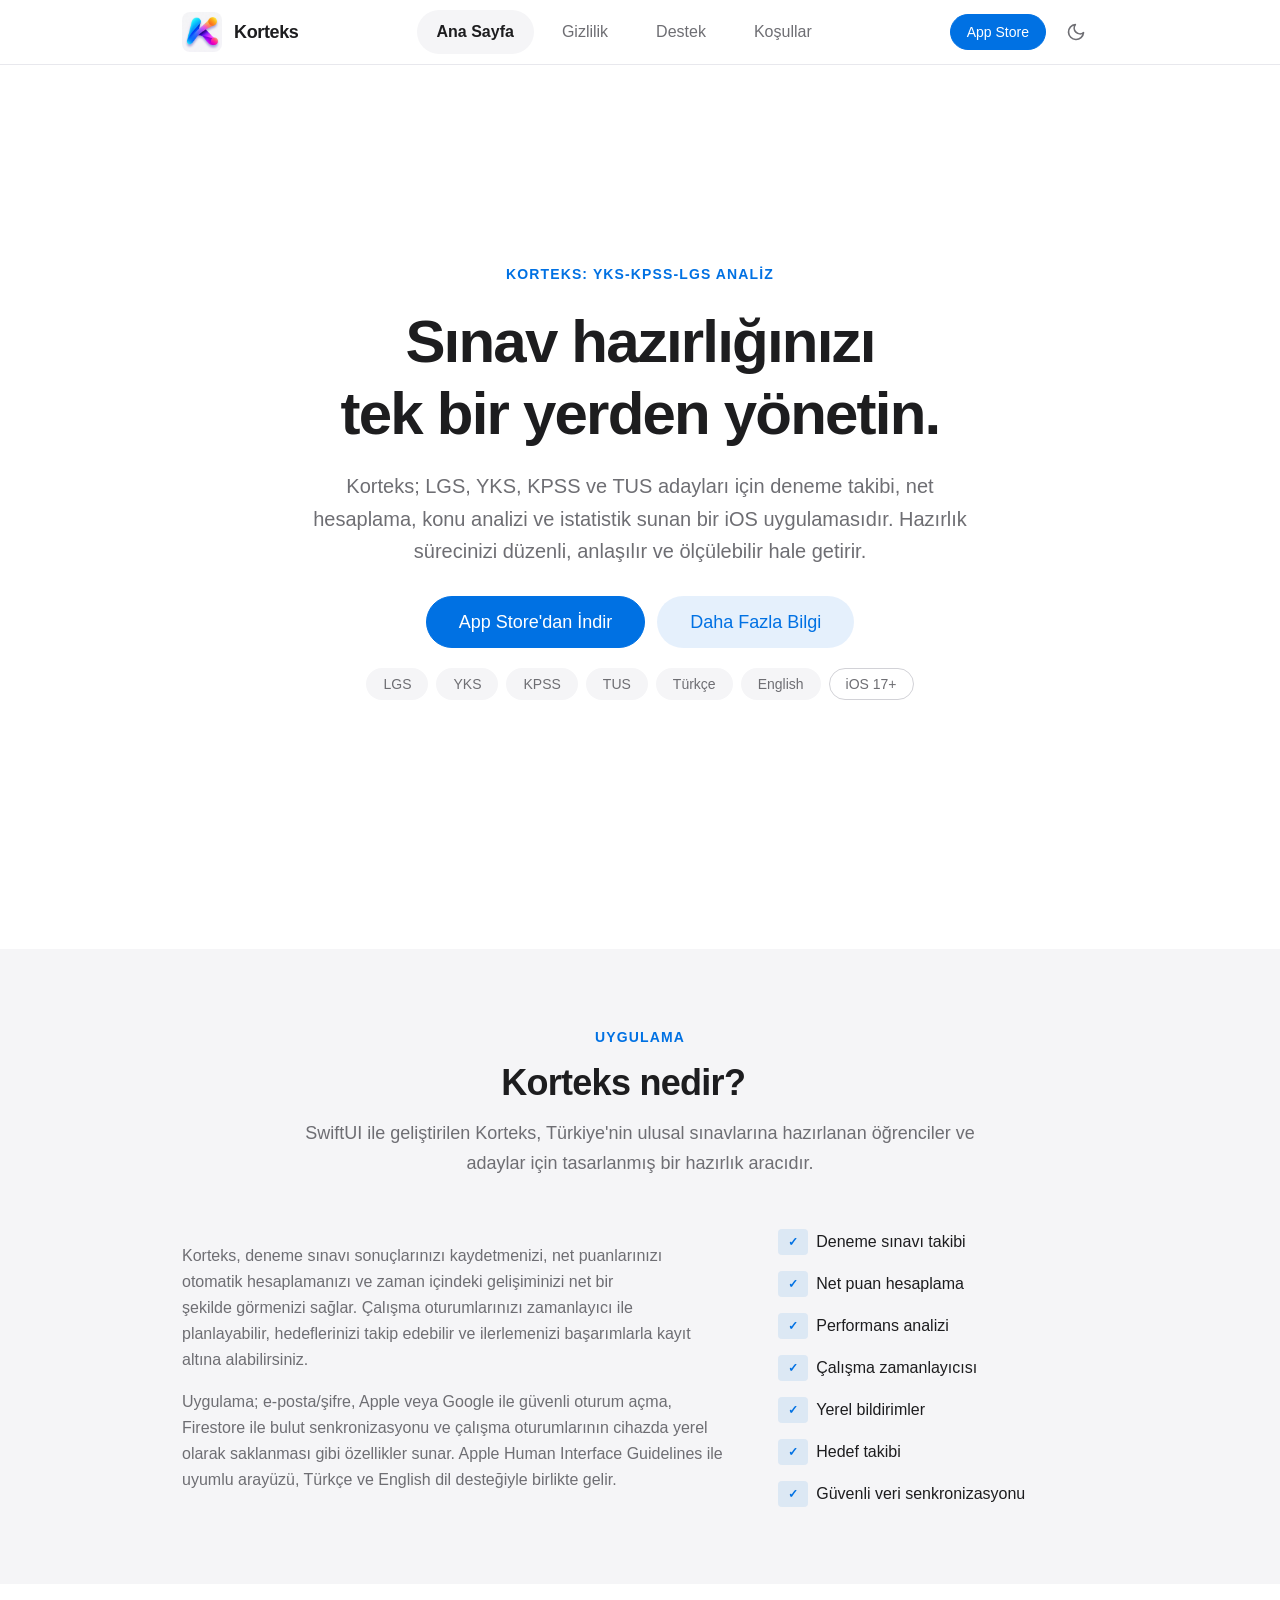
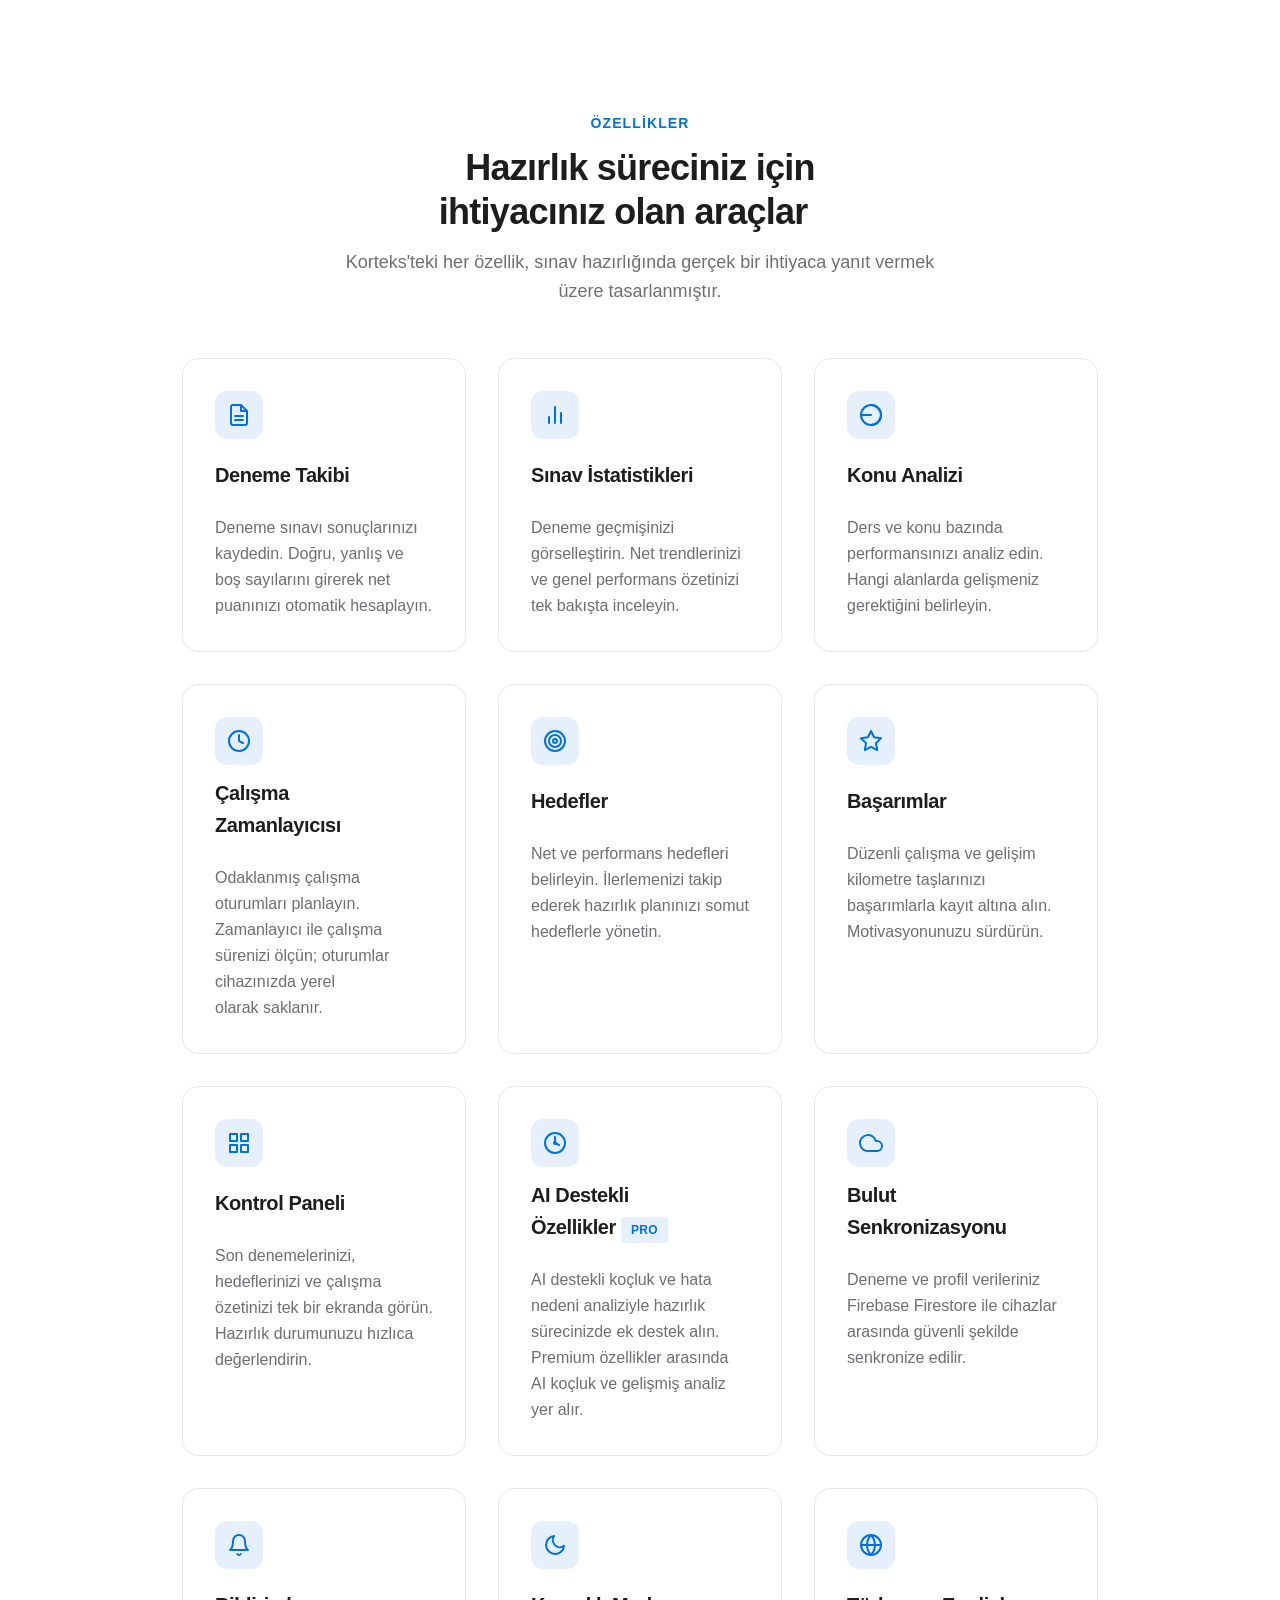
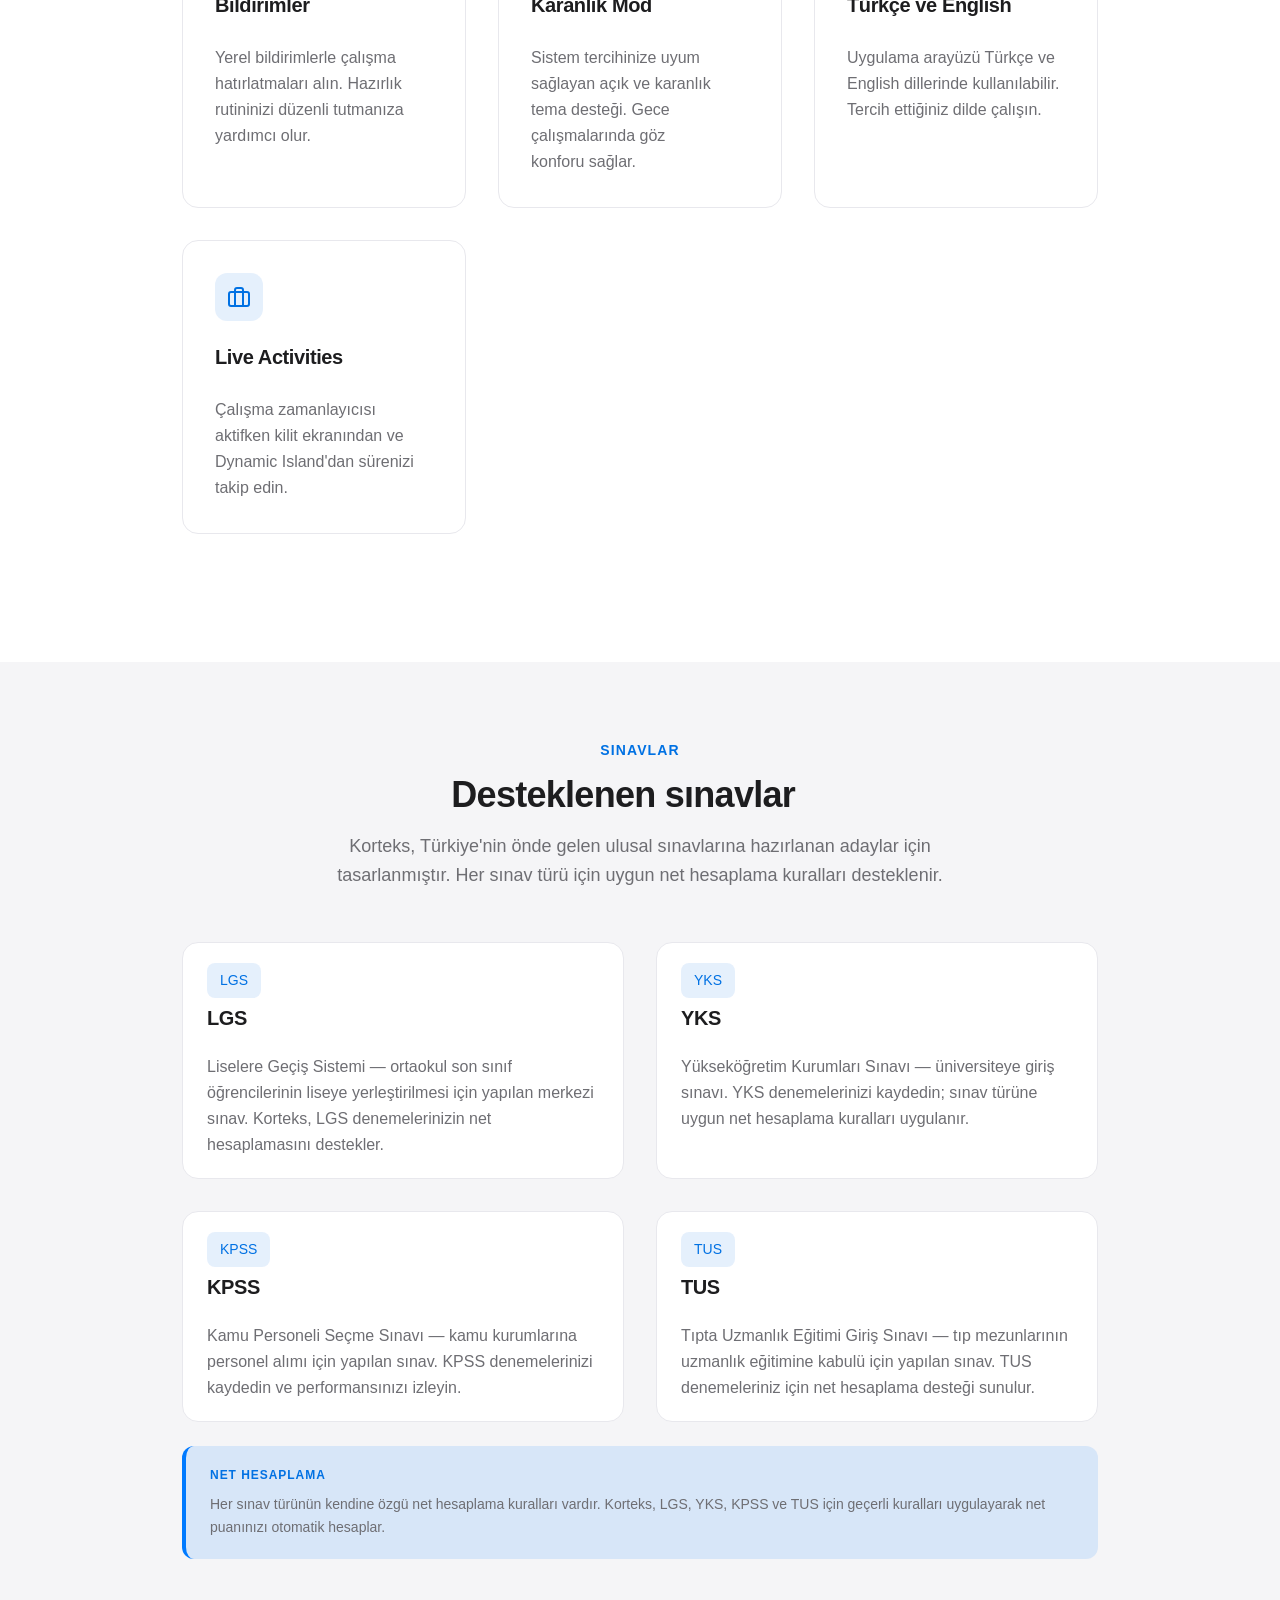
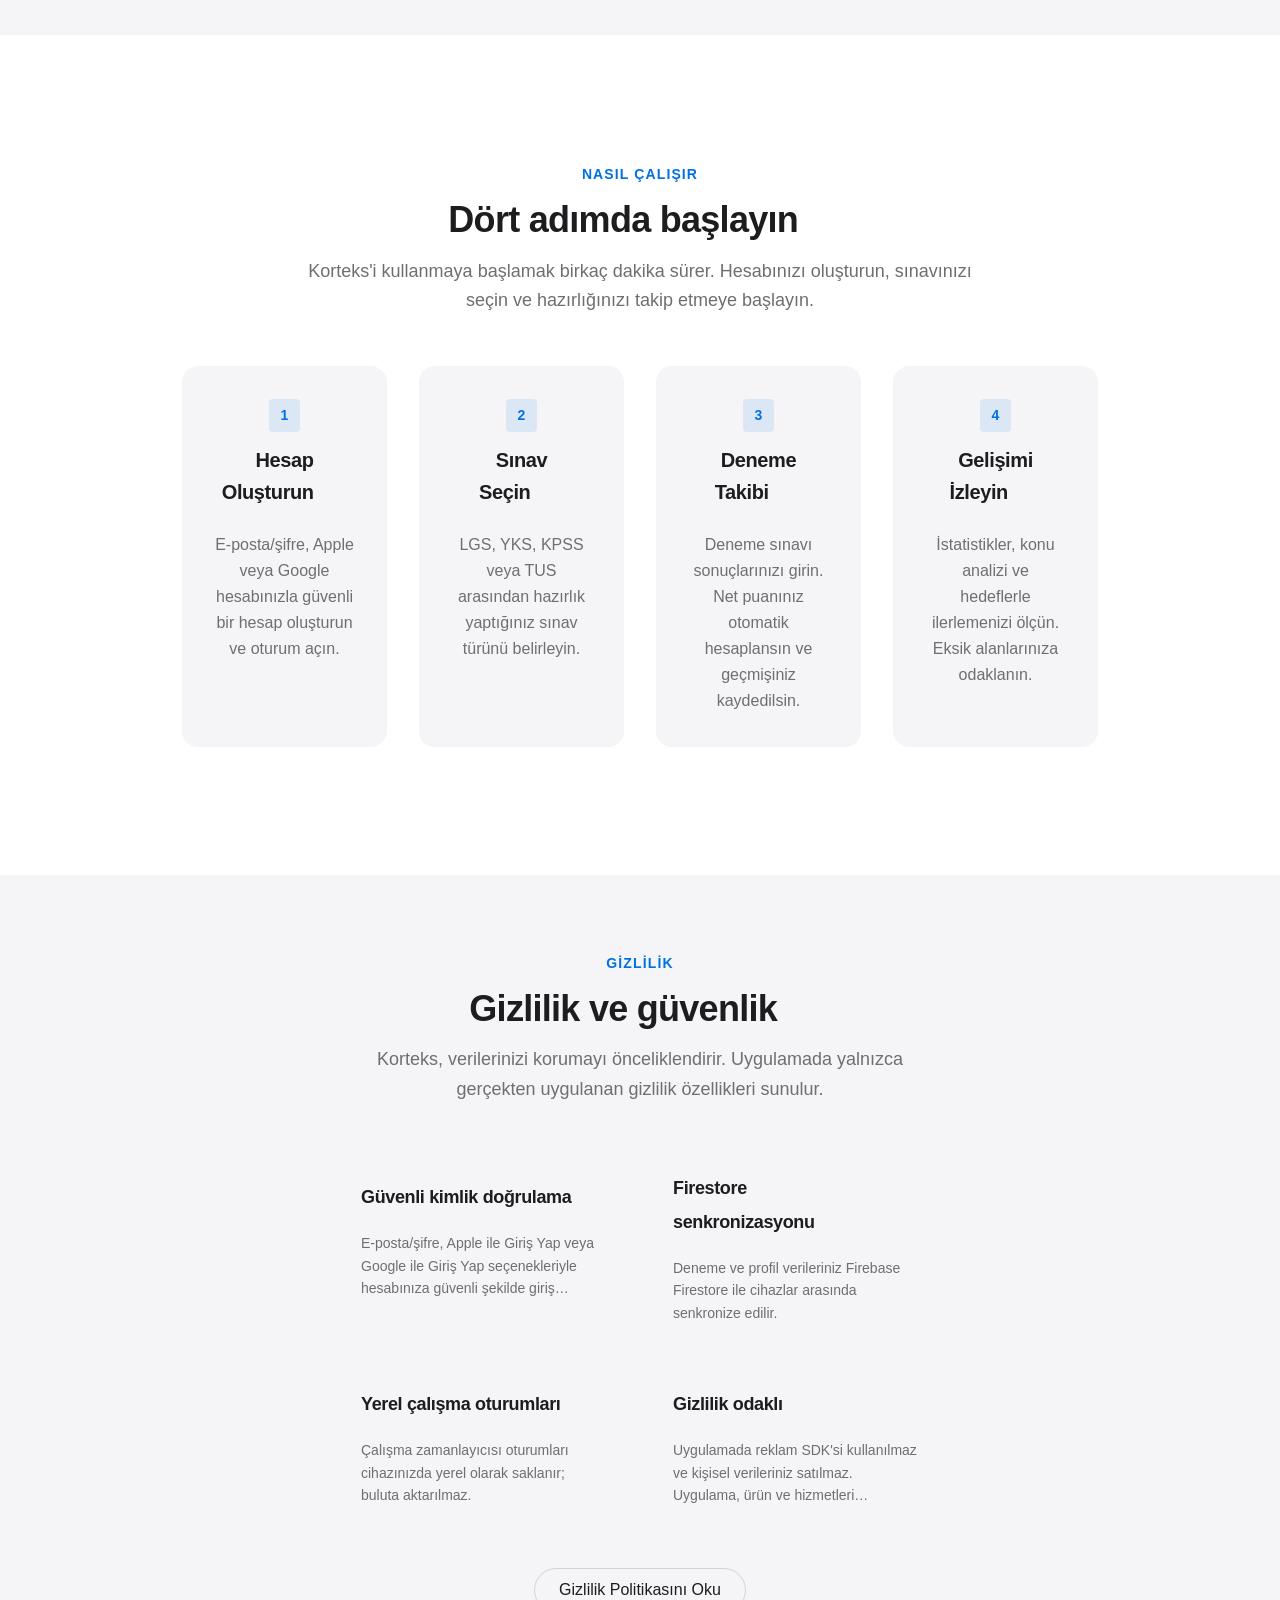
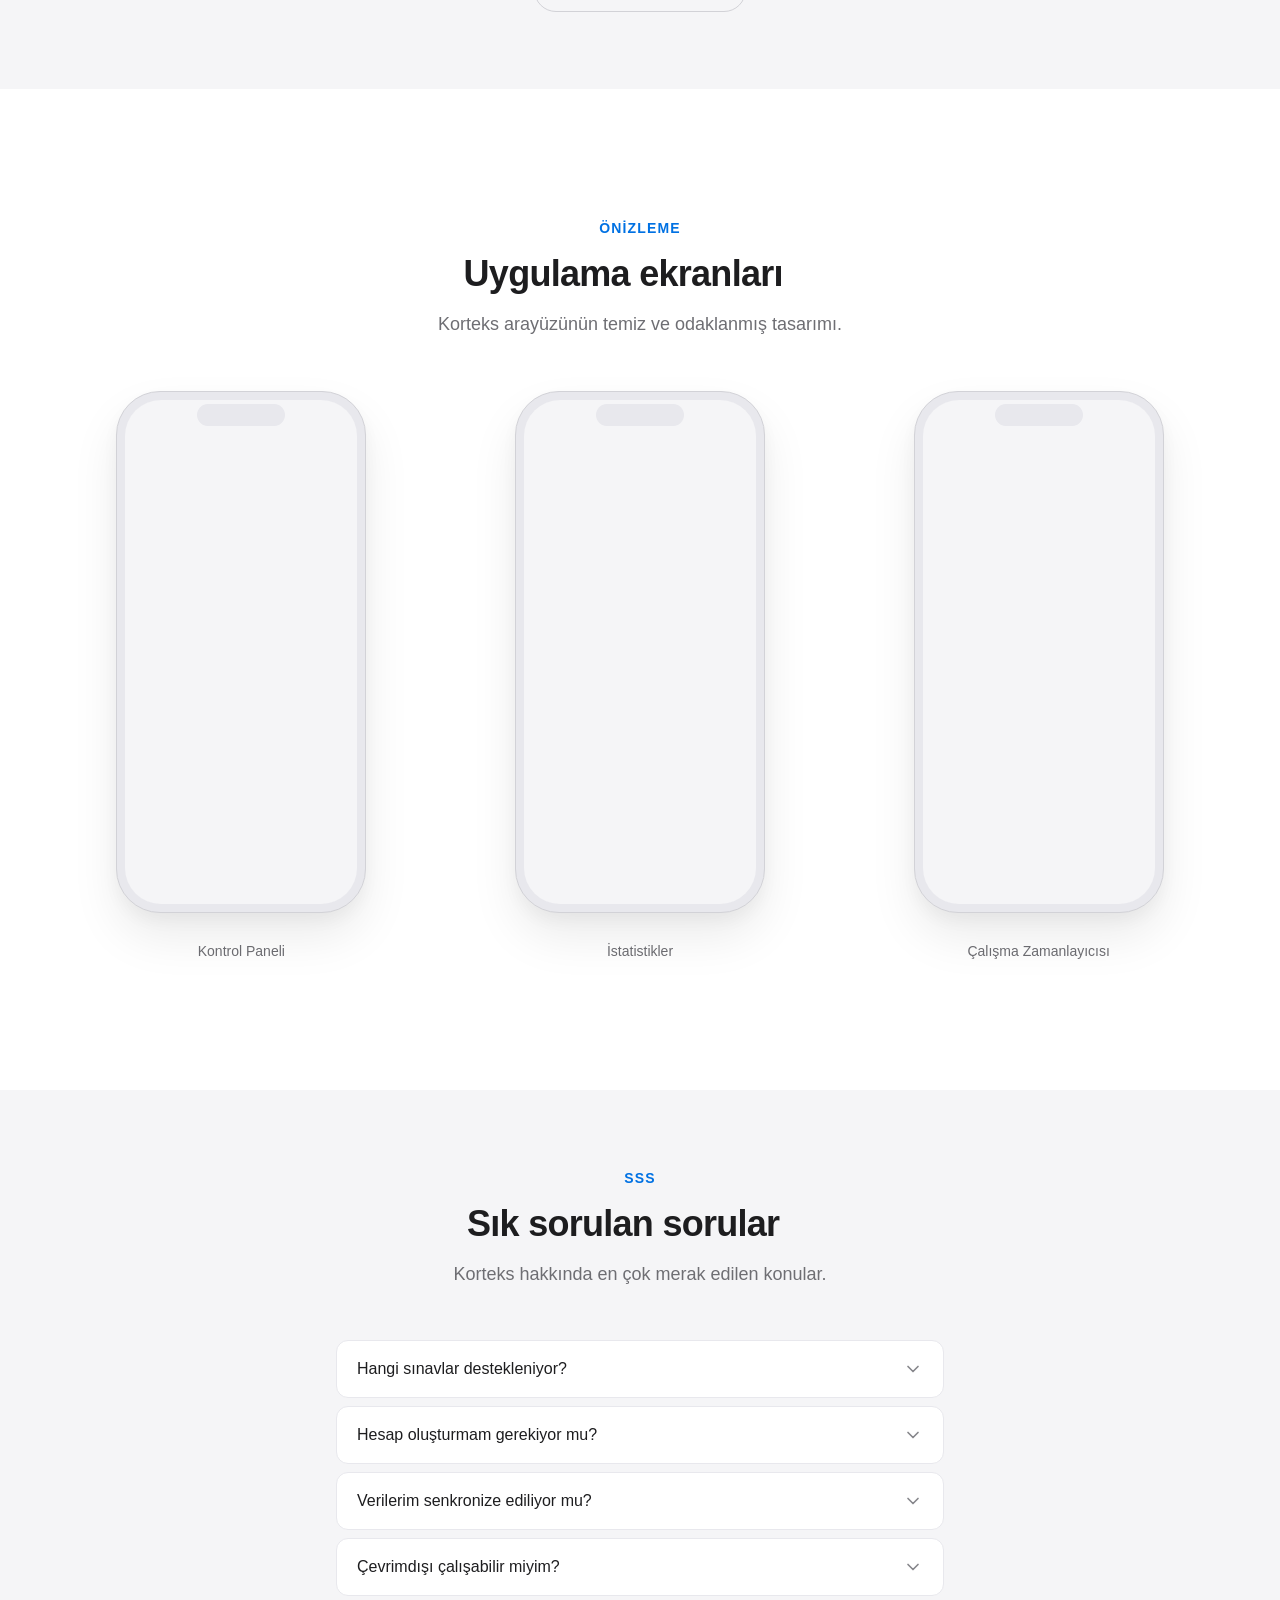
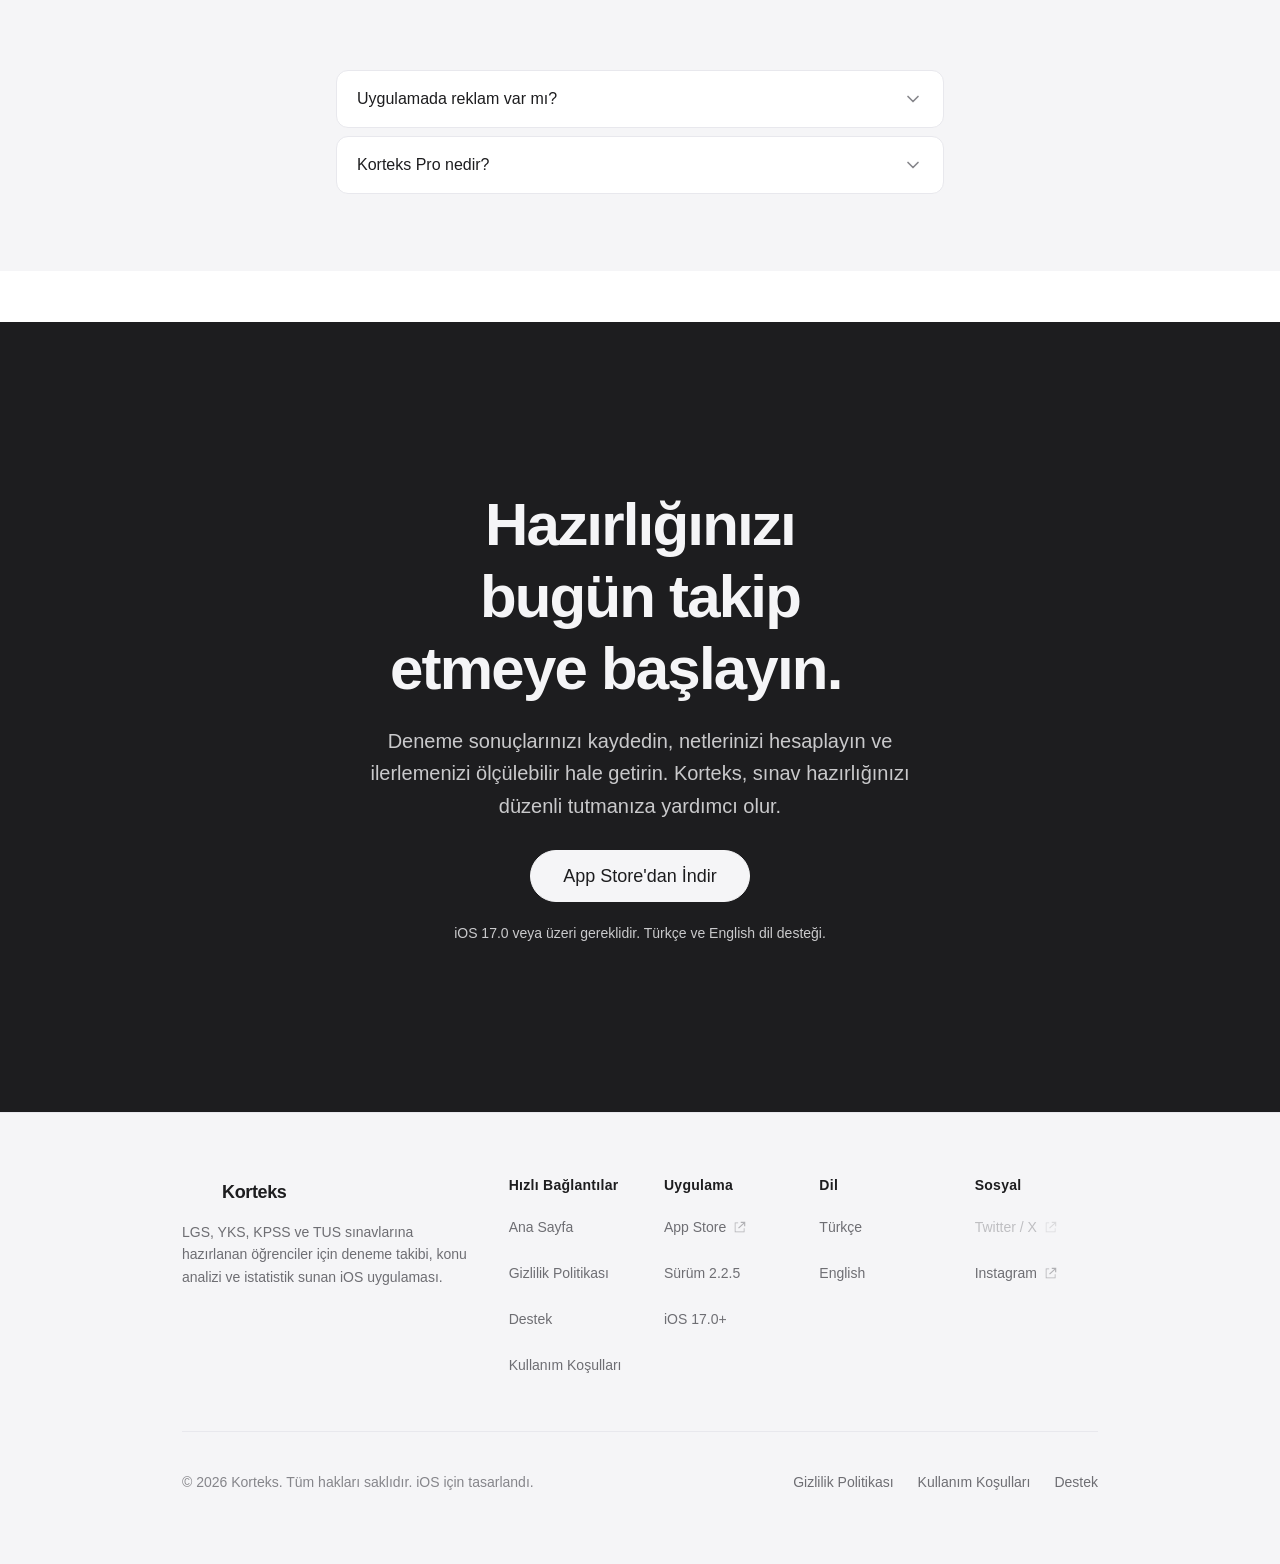
<file: index.html>
<!DOCTYPE html>
<html lang="tr">
<head>
  <meta charset="UTF-8">
  <meta name="viewport" content="width=device-width, initial-scale=1.0">
  <meta name="color-scheme" content="light dark">
  <meta name="theme-color" content="#ffffff" media="(prefers-color-scheme: light)">
  <meta name="theme-color" content="#000000" media="(prefers-color-scheme: dark)">

  <!-- Primary Meta Tags -->
  <title>Korteks: YKS-KPSS-LGS Analiz | LGS, YKS, KPSS ve TUS — iOS</title>
  <meta name="description" content="Korteks: YKS-KPSS-LGS Analiz — LGS, YKS, KPSS ve TUS sınavlarına hazırlanan öğrenciler için deneme takibi, net hesaplama, konu analizi, çalışma zamanlayıcısı ve istatistik sunan iOS uygulamasıdır. Türkçe ve English.">
  <meta name="keywords" content="Korteks, LGS, YKS, KPSS, TUS, deneme takibi, net hesaplama, sınav hazırlık, konu analizi, çalışma zamanlayıcısı, iOS, sınav istatistikleri">
  <meta name="author" content="Korteks">
  <meta name="robots" content="index, follow">
  <link rel="canonical" href="https://korteks.app/">

  <!-- Open Graph -->
  <meta property="og:type" content="website">
  <meta property="og:url" content="https://korteks.app/">
  <meta property="og:title" content="Korteks: YKS-KPSS-LGS Analiz | LGS, YKS, KPSS ve TUS — iOS">
  <meta property="og:description" content="Deneme sınavlarınızı kaydedin, netlerinizi hesaplayın, performansınızı analiz edin. Korteks; hedef takibi, başarımlar, bildirimler ve güvenli bulut senkronizasyonu sunar. iOS 17+.">
  <meta property="og:image" content="https://korteks.app/assets/images/og/korteks-og.png?v=4">
  <meta property="og:image:width" content="1200">
  <meta property="og:image:height" content="630">
  <meta property="og:image:alt" content="Korteks: YKS-KPSS-LGS Analiz — LGS, YKS, KPSS ve TUS için deneme takibi ve analiz iOS uygulaması">
  <meta property="og:locale" content="tr_TR">
  <meta property="og:site_name" content="Korteks">

  <!-- Twitter Card -->
  <meta name="twitter:card" content="summary_large_image">
  <meta name="twitter:title" content="Korteks: YKS-KPSS-LGS Analiz | LGS, YKS, KPSS ve TUS — iOS">
  <meta name="twitter:description" content="Deneme sınavlarınızı kaydedin, netlerinizi hesaplayın, performansınızı analiz edin. Korteks; hedef takibi, başarımlar, bildirimler ve güvenli bulut senkronizasyonu sunar. iOS 17+.">
  <meta name="twitter:image" content="https://korteks.app/assets/images/og/korteks-og.png?v=4">

  <!-- Web App Manifest -->
  <link rel="manifest" href="manifest.webmanifest?v=4">

  <!-- Icons -->
  <link rel="icon" href="favicon.svg?v=4" type="image/svg+xml">
  <link rel="icon" href="assets/icons/favicon.ico?v=4" sizes="any">
  <link rel="icon" href="assets/icons/favicon-96x96.png?v=4" type="image/png" sizes="96x96">
  <link rel="apple-touch-icon" href="assets/icons/apple-touch-icon.png?v=4">

  <meta name="msapplication-TileColor" content="#0071e3">

  <!-- Stylesheet -->
  <link rel="stylesheet" href="assets/css/main.css">
</head>
<body class="page">

  <!-- Skip Navigation -->
  <a href="#main-content" class="skip-link">İçeriğe atla</a>

  <!-- Site Header -->
  <header class="site-header" role="banner">
    <div class="site-header__inner">

      <!-- Brand -->
      <a href="index.html" class="site-header__brand" aria-label="Korteks — Ana Sayfa">
        <img
            src="assets/images/brand/logo.png?v=4"
            alt=""
            class="site-logo"
            width="40"
            height="40"
            decoding="async">
        <span>Korteks</span>
      </a>

      <!-- Primary Navigation -->
      <nav class="site-header__nav" aria-label="Ana navigasyon">
        <ul class="nav__list" role="list">
          <li class="nav__item">
            <a href="index.html" class="nav-link" aria-current="page">Ana Sayfa</a>
          </li>
          <li class="nav__item">
            <a href="privacy.html" class="nav-link">Gizlilik</a>
          </li>
          <li class="nav__item">
            <a href="support.html" class="nav-link">Destek</a>
          </li>
          <li class="nav__item">
            <a href="terms.html" class="nav-link">Koşullar</a>
          </li>
        </ul>
      </nav>

      <!-- Header Actions -->
      <div class="site-header__actions">

        <a
          href="https://apps.apple.com/us/app/korteks-deneme-takip-analiz/id6778207399"
          class="btn btn--primary btn--sm hidden-md-down"
          target="_blank"
          rel="noopener noreferrer"
          aria-label="App Store'dan İndir"
        >
          App Store
        </a>

        <!-- Theme Toggle (placeholder) -->
        <button
          type="button"
          class="theme-toggle"
          aria-label="Tema değiştir"
          aria-pressed="false"
        >
          <svg class="theme-toggle__icon theme-toggle__icon--sun" aria-hidden="true" xmlns="http://www.w3.org/2000/svg" viewBox="0 0 24 24" fill="none" stroke="currentColor" stroke-width="2" stroke-linecap="round" stroke-linejoin="round">
            <circle cx="12" cy="12" r="5"/>
            <line x1="12" y1="1" x2="12" y2="3"/>
            <line x1="12" y1="21" x2="12" y2="23"/>
            <line x1="4.22" y1="4.22" x2="5.64" y2="5.64"/>
            <line x1="18.36" y1="18.36" x2="19.78" y2="19.78"/>
            <line x1="1" y1="12" x2="3" y2="12"/>
            <line x1="21" y1="12" x2="23" y2="12"/>
            <line x1="4.22" y1="19.78" x2="5.64" y2="18.36"/>
            <line x1="18.36" y1="5.64" x2="19.78" y2="4.22"/>
          </svg>
          <svg class="theme-toggle__icon theme-toggle__icon--moon" aria-hidden="true" xmlns="http://www.w3.org/2000/svg" viewBox="0 0 24 24" fill="none" stroke="currentColor" stroke-width="2" stroke-linecap="round" stroke-linejoin="round">
            <path d="M21 12.79A9 9 0 1 1 11.21 3 7 7 0 0 0 21 12.79z"/>
          </svg>
        </button>

        <!-- Mobile Menu Trigger (placeholder) -->
        <button
          type="button"
          class="mobile-menu__trigger site-header__mobile-trigger"
          aria-label="Menüyü aç"
          aria-expanded="false"
          aria-controls="mobile-menu"
        >
          <svg class="mobile-menu__trigger-icon" aria-hidden="true" xmlns="http://www.w3.org/2000/svg" viewBox="0 0 24 24" fill="none" stroke="currentColor" stroke-width="2" stroke-linecap="round" stroke-linejoin="round">
            <line x1="3" y1="6" x2="21" y2="6"/>
            <line x1="3" y1="12" x2="21" y2="12"/>
            <line x1="3" y1="18" x2="21" y2="18"/>
          </svg>
        </button>

      </div>
    </div>
  </header>

  <!-- Mobile Navigation Panel (placeholder) -->
  <div
    id="mobile-menu"
    class="mobile-menu"
    role="dialog"
    aria-label="Mobil navigasyon"
    aria-hidden="true"
  >
    <div class="mobile-menu__overlay" aria-hidden="true"></div>
    <div class="mobile-menu__panel">
      <div class="mobile-menu__header">
        <span class="mobile-menu__title">Menü</span>
        <button type="button" class="mobile-menu__close" aria-label="Menüyü kapat">
          <svg aria-hidden="true" xmlns="http://www.w3.org/2000/svg" viewBox="0 0 24 24" fill="none" stroke="currentColor" stroke-width="2" stroke-linecap="round" stroke-linejoin="round" width="20" height="20">
            <line x1="18" y1="6" x2="6" y2="18"/>
            <line x1="6" y1="6" x2="18" y2="18"/>
          </svg>
        </button>
      </div>
      <nav class="mobile-menu__body" aria-label="Mobil navigasyon">
        <ul class="nav__list nav--vertical nav--mobile" role="list">
          <li class="nav__item">
            <a href="index.html" class="nav-link" aria-current="page">Ana Sayfa</a>
          </li>
          <li class="nav__item">
            <a href="privacy.html" class="nav-link">Gizlilik</a>
          </li>
          <li class="nav__item">
            <a href="support.html" class="nav-link">Destek</a>
          </li>
          <li class="nav__item">
            <a href="terms.html" class="nav-link">Koşullar</a>
          </li>
        </ul>
      </nav>
      <div class="mobile-menu__footer">
        <a
          href="https://apps.apple.com/us/app/korteks-deneme-takip-analiz/id6778207399"
          class="btn btn--primary btn--block"
          target="_blank"
          rel="noopener noreferrer"
          aria-label="App Store'dan İndir"
        >
          App Store
        </a>
      </div>
    </div>
  </div>

  <!-- Main Content -->
  <main id="main-content" class="page__main">
    <div class="page__content">

      <!-- ── 1. Hero ─────────────────────────────────────────────────── -->
      <section class="section section--spacious" id="hero" aria-labelledby="hero-heading">
        <div class="container">
          <div class="hero">
            <div class="hero__content hero__content--center">

              <p class="hero__eyebrow">Korteks: YKS-KPSS-LGS Analiz</p>

              <h1 class="hero__title" id="hero-heading">
                Sınav hazırlığınızı<br>tek bir yerden yönetin.
              </h1>

              <p class="hero__subtitle">
                Korteks; LGS, YKS, KPSS ve TUS adayları için deneme takibi, net hesaplama,
                konu analizi ve istatistik sunan bir iOS uygulamasıdır. Hazırlık sürecinizi
                düzenli, anlaşılır ve ölçülebilir hale getirir.
              </p>

              <div class="hero__actions">
                <a
                  href="https://apps.apple.com/us/app/korteks-deneme-takip-analiz/id6778207399"
                  class="btn btn--primary btn--lg"
                  target="_blank"
                  rel="noopener noreferrer"
                  aria-label="App Store'dan İndir"
                >
                  App Store'dan İndir
                </a>
                <a href="#overview" class="btn btn--secondary btn--lg">
                  Daha Fazla Bilgi
                </a>
              </div>

              <div class="hero__badges" role="list" aria-label="Desteklenen sınavlar ve platform bilgisi">
                <span class="pill" role="listitem">LGS</span>
                <span class="pill" role="listitem">YKS</span>
                <span class="pill" role="listitem">KPSS</span>
                <span class="pill" role="listitem">TUS</span>
                <span class="pill" role="listitem">Türkçe</span>
                <span class="pill" role="listitem">English</span>
                <span class="pill pill--outline" role="listitem">iOS 17+</span>
              </div>

            </div>
          </div>
        </div>
      </section>

      <!-- ── 2. Product Overview ─────────────────────────────────────── -->
      <section class="section section--secondary" id="overview" aria-labelledby="overview-heading">
        <div class="container">
          <div class="section__inner">

            <header class="section__header section__header--center">
              <div class="section-title section-title--center">
                <p class="section-title__eyebrow">Uygulama</p>
                <h2 class="section-title__heading" id="overview-heading">Korteks nedir?</h2>
                <p class="section-title__subtitle">
                  SwiftUI ile geliştirilen Korteks, Türkiye'nin ulusal sınavlarına hazırlanan
                  öğrenciler ve adaylar için tasarlanmış bir hazırlık aracıdır.
                </p>
              </div>
            </header>

            <div class="section__content">
              <div class="split split--center">
                <div class="split__primary">
                  <div class="prose prose--wide">
                    <p>
                      Korteks, deneme sınavı sonuçlarınızı kaydetmenizi, net puanlarınızı
                      otomatik hesaplamanızı ve zaman içindeki gelişiminizi net bir şekilde
                      görmenizi sağlar. Çalışma oturumlarınızı zamanlayıcı ile planlayabilir,
                      hedeflerinizi takip edebilir ve ilerlemenizi başarımlarla kayıt altına alabilirsiniz.
                    </p>
                    <p>
                      Uygulama; e-posta/şifre, Apple veya Google ile güvenli oturum açma, Firestore
                      ile bulut senkronizasyonu ve çalışma oturumlarının cihazda yerel olarak saklanması
                      gibi özellikler sunar. Apple Human Interface Guidelines ile uyumlu arayüzü,
                      Türkçe ve English dil desteğiyle birlikte gelir.
                    </p>
                  </div>
                </div>
                <div class="split__secondary split__secondary--fixed">
                  <ul class="stack stack--4" role="list" aria-label="Korteks özellikleri">
                    <li class="cluster cluster--2">
                      <span class="badge badge--accent" aria-hidden="true">&#10003;</span>
                      <span>Deneme sınavı takibi</span>
                    </li>
                    <li class="cluster cluster--2">
                      <span class="badge badge--accent" aria-hidden="true">&#10003;</span>
                      <span>Net puan hesaplama</span>
                    </li>
                    <li class="cluster cluster--2">
                      <span class="badge badge--accent" aria-hidden="true">&#10003;</span>
                      <span>Performans analizi</span>
                    </li>
                    <li class="cluster cluster--2">
                      <span class="badge badge--accent" aria-hidden="true">&#10003;</span>
                      <span>Çalışma zamanlayıcısı</span>
                    </li>
                    <li class="cluster cluster--2">
                      <span class="badge badge--accent" aria-hidden="true">&#10003;</span>
                      <span>Yerel bildirimler</span>
                    </li>
                    <li class="cluster cluster--2">
                      <span class="badge badge--accent" aria-hidden="true">&#10003;</span>
                      <span>Hedef takibi</span>
                    </li>
                    <li class="cluster cluster--2">
                      <span class="badge badge--accent" aria-hidden="true">&#10003;</span>
                      <span>Güvenli veri senkronizasyonu</span>
                    </li>
                  </ul>
                </div>
              </div>
            </div>

          </div>
        </div>
      </section>

      <!-- ── 3. Core Features ────────────────────────────────────────── -->
      <section class="section" id="features" aria-labelledby="features-heading">
        <div class="container">
          <div class="section__inner">

            <header class="section__header section__header--center">
              <div class="section-title section-title--center">
                <p class="section-title__eyebrow">Özellikler</p>
                <h2 class="section-title__heading" id="features-heading">Hazırlık süreciniz için ihtiyacınız olan araçlar</h2>
                <p class="section-title__subtitle">
                  Korteks'teki her özellik, sınav hazırlığında gerçek bir ihtiyaca yanıt vermek
                  üzere tasarlanmıştır.
                </p>
              </div>
            </header>

            <div class="section__content">
              <div class="grid grid--3 grid--gap-lg">

                <!-- Deneme Takibi -->
                <article class="feature-card">
                  <div class="feature-card__icon" aria-hidden="true">
                    <svg xmlns="http://www.w3.org/2000/svg" viewBox="0 0 24 24" fill="none" stroke="currentColor" stroke-width="2" stroke-linecap="round" stroke-linejoin="round">
                      <path d="M14 2H6a2 2 0 0 0-2 2v16a2 2 0 0 0 2 2h12a2 2 0 0 0 2-2V8z"/>
                      <polyline points="14 2 14 8 20 8"/>
                      <line x1="16" y1="13" x2="8" y2="13"/>
                      <line x1="16" y1="17" x2="8" y2="17"/>
                    </svg>
                  </div>
                  <h3 class="feature-card__title">Deneme Takibi</h3>
                  <p class="feature-card__description">
                    Deneme sınavı sonuçlarınızı kaydedin. Doğru, yanlış ve boş sayılarını
                    girerek net puanınızı otomatik hesaplayın.
                  </p>
                </article>

                <!-- Sınav İstatistikleri -->
                <article class="feature-card">
                  <div class="feature-card__icon" aria-hidden="true">
                    <svg xmlns="http://www.w3.org/2000/svg" viewBox="0 0 24 24" fill="none" stroke="currentColor" stroke-width="2" stroke-linecap="round" stroke-linejoin="round">
                      <line x1="18" y1="20" x2="18" y2="10"/>
                      <line x1="12" y1="20" x2="12" y2="4"/>
                      <line x1="6" y1="20" x2="6" y2="14"/>
                    </svg>
                  </div>
                  <h3 class="feature-card__title">Sınav İstatistikleri</h3>
                  <p class="feature-card__description">
                    Deneme geçmişinizi görselleştirin. Net trendlerinizi ve genel performans
                    özetinizi tek bakışta inceleyin.
                  </p>
                </article>

                <!-- Konu Analizi -->
                <article class="feature-card">
                  <div class="feature-card__icon" aria-hidden="true">
                    <svg xmlns="http://www.w3.org/2000/svg" viewBox="0 0 24 24" fill="none" stroke="currentColor" stroke-width="2" stroke-linecap="round" stroke-linejoin="round">
                      <circle cx="12" cy="12" r="10"/>
                      <path d="M12 2a10 10 0 0 1 0 20"/>
                      <path d="M12 12L2 12"/>
                    </svg>
                  </div>
                  <h3 class="feature-card__title">Konu Analizi</h3>
                  <p class="feature-card__description">
                    Ders ve konu bazında performansınızı analiz edin. Hangi alanlarda
                    gelişmeniz gerektiğini belirleyin.
                  </p>
                </article>

                <!-- Çalışma Zamanlayıcısı -->
                <article class="feature-card">
                  <div class="feature-card__icon" aria-hidden="true">
                    <svg xmlns="http://www.w3.org/2000/svg" viewBox="0 0 24 24" fill="none" stroke="currentColor" stroke-width="2" stroke-linecap="round" stroke-linejoin="round">
                      <circle cx="12" cy="12" r="10"/>
                      <polyline points="12 6 12 12 16 14"/>
                    </svg>
                  </div>
                  <h3 class="feature-card__title">Çalışma Zamanlayıcısı</h3>
                  <p class="feature-card__description">
                    Odaklanmış çalışma oturumları planlayın. Zamanlayıcı ile çalışma sürenizi
                    ölçün; oturumlar cihazınızda yerel olarak saklanır.
                  </p>
                </article>

                <!-- Hedefler -->
                <article class="feature-card">
                  <div class="feature-card__icon" aria-hidden="true">
                    <svg xmlns="http://www.w3.org/2000/svg" viewBox="0 0 24 24" fill="none" stroke="currentColor" stroke-width="2" stroke-linecap="round" stroke-linejoin="round">
                      <circle cx="12" cy="12" r="10"/>
                      <circle cx="12" cy="12" r="6"/>
                      <circle cx="12" cy="12" r="2"/>
                    </svg>
                  </div>
                  <h3 class="feature-card__title">Hedefler</h3>
                  <p class="feature-card__description">
                    Net ve performans hedefleri belirleyin. İlerlemenizi takip ederek
                    hazırlık planınızı somut hedeflerle yönetin.
                  </p>
                </article>

                <!-- Başarımlar -->
                <article class="feature-card">
                  <div class="feature-card__icon" aria-hidden="true">
                    <svg xmlns="http://www.w3.org/2000/svg" viewBox="0 0 24 24" fill="none" stroke="currentColor" stroke-width="2" stroke-linecap="round" stroke-linejoin="round">
                      <polygon points="12 2 15.09 8.26 22 9.27 17 14.14 18.18 21.02 12 17.77 5.82 21.02 7 14.14 2 9.27 8.91 8.26 12 2"/>
                    </svg>
                  </div>
                  <h3 class="feature-card__title">Başarımlar</h3>
                  <p class="feature-card__description">
                    Düzenli çalışma ve gelişim kilometre taşlarınızı başarımlarla kayıt altına
                    alın. Motivasyonunuzu sürdürün.
                  </p>
                </article>

                <!-- Kontrol Paneli -->
                <article class="feature-card">
                  <div class="feature-card__icon" aria-hidden="true">
                    <svg xmlns="http://www.w3.org/2000/svg" viewBox="0 0 24 24" fill="none" stroke="currentColor" stroke-width="2" stroke-linecap="round" stroke-linejoin="round">
                      <rect x="3" y="3" width="7" height="7"/>
                      <rect x="14" y="3" width="7" height="7"/>
                      <rect x="14" y="14" width="7" height="7"/>
                      <rect x="3" y="14" width="7" height="7"/>
                    </svg>
                  </div>
                  <h3 class="feature-card__title">Kontrol Paneli</h3>
                  <p class="feature-card__description">
                    Son denemelerinizi, hedeflerinizi ve çalışma özetinizi tek bir ekranda
                    görün. Hazırlık durumunuzu hızlıca değerlendirin.
                  </p>
                </article>

                <!-- AI Destekli Özellikler -->
                <article class="feature-card">
                  <div class="feature-card__icon" aria-hidden="true">
                    <svg xmlns="http://www.w3.org/2000/svg" viewBox="0 0 24 24" fill="none" stroke="currentColor" stroke-width="2" stroke-linecap="round" stroke-linejoin="round">
                      <path d="M12 2a10 10 0 1 0 0 20 10 10 0 1 0 0-20z"/>
                      <path d="M12 6v6l4 2"/>
                      <circle cx="12" cy="12" r="1"/>
                    </svg>
                  </div>
                  <h3 class="feature-card__title">
                    AI Destekli Özellikler
                    <span class="badge badge--accent badge--sm">Pro</span>
                  </h3>
                  <p class="feature-card__description">
                    AI destekli koçluk ve hata nedeni analiziyle hazırlık sürecinizde ek destek alın.
                    Premium özellikler arasında AI koçluk ve gelişmiş analiz yer alır.
                  </p>
                </article>

                <!-- Bulut Senkronizasyonu -->
                <article class="feature-card">
                  <div class="feature-card__icon" aria-hidden="true">
                    <svg xmlns="http://www.w3.org/2000/svg" viewBox="0 0 24 24" fill="none" stroke="currentColor" stroke-width="2" stroke-linecap="round" stroke-linejoin="round">
                      <path d="M18 10h-1.26A8 8 0 1 0 9 20h9a5 5 0 0 0 0-10z"/>
                    </svg>
                  </div>
                  <h3 class="feature-card__title">Bulut Senkronizasyonu</h3>
                  <p class="feature-card__description">
                    Deneme ve profil verileriniz Firebase Firestore ile cihazlar arasında
                    güvenli şekilde senkronize edilir.
                  </p>
                </article>

                <!-- Bildirimler -->
                <article class="feature-card">
                  <div class="feature-card__icon" aria-hidden="true">
                    <svg xmlns="http://www.w3.org/2000/svg" viewBox="0 0 24 24" fill="none" stroke="currentColor" stroke-width="2" stroke-linecap="round" stroke-linejoin="round">
                      <path d="M18 8A6 6 0 0 0 6 8c0 7-3 9-3 9h18s-3-2-3-9"/>
                      <path d="M13.73 21a2 2 0 0 1-3.46 0"/>
                    </svg>
                  </div>
                  <h3 class="feature-card__title">Bildirimler</h3>
                  <p class="feature-card__description">
                    Yerel bildirimlerle çalışma hatırlatmaları alın. Hazırlık rutininizi
                    düzenli tutmanıza yardımcı olur.
                  </p>
                </article>

                <!-- Karanlık Mod -->
                <article class="feature-card">
                  <div class="feature-card__icon" aria-hidden="true">
                    <svg xmlns="http://www.w3.org/2000/svg" viewBox="0 0 24 24" fill="none" stroke="currentColor" stroke-width="2" stroke-linecap="round" stroke-linejoin="round">
                      <path d="M21 12.79A9 9 0 1 1 11.21 3 7 7 0 0 0 21 12.79z"/>
                    </svg>
                  </div>
                  <h3 class="feature-card__title">Karanlık Mod</h3>
                  <p class="feature-card__description">
                    Sistem tercihinize uyum sağlayan açık ve karanlık tema desteği.
                    Gece çalışmalarında göz konforu sağlar.
                  </p>
                </article>

                <!-- Türkçe ve English -->
                <article class="feature-card">
                  <div class="feature-card__icon" aria-hidden="true">
                    <svg xmlns="http://www.w3.org/2000/svg" viewBox="0 0 24 24" fill="none" stroke="currentColor" stroke-width="2" stroke-linecap="round" stroke-linejoin="round">
                      <circle cx="12" cy="12" r="10"/>
                      <line x1="2" y1="12" x2="22" y2="12"/>
                      <path d="M12 2a15.3 15.3 0 0 1 4 10 15.3 15.3 0 0 1-4 10 15.3 15.3 0 0 1-4-10 15.3 15.3 0 0 1 4-10z"/>
                    </svg>
                  </div>
                  <h3 class="feature-card__title">Türkçe ve English</h3>
                  <p class="feature-card__description">
                    Uygulama arayüzü Türkçe ve English dillerinde kullanılabilir.
                    Tercih ettiğiniz dilde çalışın.
                  </p>
                </article>

                <!-- Live Activities -->
                <article class="feature-card">
                  <div class="feature-card__icon" aria-hidden="true">
                    <svg xmlns="http://www.w3.org/2000/svg" viewBox="0 0 24 24" fill="none" stroke="currentColor" stroke-width="2" stroke-linecap="round" stroke-linejoin="round">
                      <rect x="2" y="7" width="20" height="14" rx="2" ry="2"/>
                      <path d="M16 21V5a2 2 0 0 0-2-2h-4a2 2 0 0 0-2 2v16"/>
                    </svg>
                  </div>
                  <h3 class="feature-card__title">Live Activities</h3>
                  <p class="feature-card__description">
                    Çalışma zamanlayıcısı aktifken kilit ekranından ve Dynamic Island'dan
                    sürenizi takip edin.
                  </p>
                </article>

              </div>
            </div>

          </div>
        </div>
      </section>

      <!-- ── 4. Supported Exams ──────────────────────────────────────── -->
      <section class="section section--secondary" id="exams" aria-labelledby="exams-heading">
        <div class="container">
          <div class="section__inner">

            <header class="section__header section__header--center">
              <div class="section-title section-title--center">
                <p class="section-title__eyebrow">Sınavlar</p>
                <h2 class="section-title__heading" id="exams-heading">Desteklenen sınavlar</h2>
                <p class="section-title__subtitle">
                  Korteks, Türkiye'nin önde gelen ulusal sınavlarına hazırlanan adaylar için
                  tasarlanmıştır. Her sınav türü için uygun net hesaplama kuralları desteklenir.
                </p>
              </div>
            </header>

            <div class="section__content">
              <div class="grid grid--2 grid--gap-lg">

                <article class="card card--flat">
                  <div class="card__body">
                    <div class="cluster cluster--2">
                      <span class="tag tag--accent">LGS</span>
                    </div>
                    <h3 class="card__title">LGS</h3>
                    <p class="card__description">
                      Liselere Geçiş Sistemi — ortaokul son sınıf öğrencilerinin liseye
                      yerleştirilmesi için yapılan merkezi sınav. Korteks, LGS denemelerinizin
                      net hesaplamasını destekler.
                    </p>
                  </div>
                </article>

                <article class="card card--flat">
                  <div class="card__body">
                    <div class="cluster cluster--2">
                      <span class="tag tag--accent">YKS</span>
                    </div>
                    <h3 class="card__title">YKS</h3>
                    <p class="card__description">
                      Yükseköğretim Kurumları Sınavı — üniversiteye giriş sınavı. YKS
                      denemelerinizi kaydedin; sınav türüne uygun net hesaplama kuralları
                      uygulanır.
                    </p>
                  </div>
                </article>

                <article class="card card--flat">
                  <div class="card__body">
                    <div class="cluster cluster--2">
                      <span class="tag tag--accent">KPSS</span>
                    </div>
                    <h3 class="card__title">KPSS</h3>
                    <p class="card__description">
                      Kamu Personeli Seçme Sınavı — kamu kurumlarına personel alımı için yapılan
                      sınav. KPSS denemelerinizi kaydedin ve performansınızı izleyin.
                    </p>
                  </div>
                </article>

                <article class="card card--flat">
                  <div class="card__body">
                    <div class="cluster cluster--2">
                      <span class="tag tag--accent">TUS</span>
                    </div>
                    <h3 class="card__title">TUS</h3>
                    <p class="card__description">
                      Tıpta Uzmanlık Eğitimi Giriş Sınavı — tıp mezunlarının uzmanlık eğitimine
                      kabulü için yapılan sınav. TUS denemeleriniz için net hesaplama desteği sunulur.
                    </p>
                  </div>
                </article>

              </div>

              <div class="callout callout--note">
                <p class="callout__label">Net Hesaplama</p>
                <p class="callout__content">
                  Her sınav türünün kendine özgü net hesaplama kuralları vardır. Korteks,
                  LGS, YKS, KPSS ve TUS için geçerli kuralları uygulayarak net puanınızı
                  otomatik hesaplar.
                </p>
              </div>
            </div>

          </div>
        </div>
      </section>

      <!-- ── 5. How It Works ─────────────────────────────────────────── -->
      <section class="section" id="how-it-works" aria-labelledby="how-it-works-heading">
        <div class="container">
          <div class="section__inner">

            <header class="section__header section__header--center">
              <div class="section-title section-title--center">
                <p class="section-title__eyebrow">Nasıl Çalışır</p>
                <h2 class="section-title__heading" id="how-it-works-heading">Dört adımda başlayın</h2>
                <p class="section-title__subtitle">
                  Korteks'i kullanmaya başlamak birkaç dakika sürer. Hesabınızı oluşturun,
                  sınavınızı seçin ve hazırlığınızı takip etmeye başlayın.
                </p>
              </div>
            </header>

            <div class="section__content">
              <ol class="grid grid--4 grid--gap-lg" role="list">

                <li class="feature-card feature-card--center feature-card--muted">
                  <span class="badge badge--accent badge--lg" aria-hidden="true">1</span>
                  <h3 class="feature-card__title">Hesap Oluşturun</h3>
                  <p class="feature-card__description">
                    E-posta/şifre, Apple veya Google hesabınızla güvenli bir hesap
                    oluşturun ve oturum açın.
                  </p>
                </li>

                <li class="feature-card feature-card--center feature-card--muted">
                  <span class="badge badge--accent badge--lg" aria-hidden="true">2</span>
                  <h3 class="feature-card__title">Sınav Seçin</h3>
                  <p class="feature-card__description">
                    LGS, YKS, KPSS veya TUS arasından hazırlık yaptığınız sınav türünü
                    belirleyin.
                  </p>
                </li>

                <li class="feature-card feature-card--center feature-card--muted">
                  <span class="badge badge--accent badge--lg" aria-hidden="true">3</span>
                  <h3 class="feature-card__title">Deneme Takibi</h3>
                  <p class="feature-card__description">
                    Deneme sınavı sonuçlarınızı girin. Net puanınız otomatik hesaplansın
                    ve geçmişiniz kaydedilsin.
                  </p>
                </li>

                <li class="feature-card feature-card--center feature-card--muted">
                  <span class="badge badge--accent badge--lg" aria-hidden="true">4</span>
                  <h3 class="feature-card__title">Gelişimi İzleyin</h3>
                  <p class="feature-card__description">
                    İstatistikler, konu analizi ve hedeflerle ilerlemenizi ölçün.
                    Eksik alanlarınıza odaklanın.
                  </p>
                </li>

              </ol>
            </div>

          </div>
        </div>
      </section>

      <!-- ── 6. Privacy & Security ───────────────────────────────────── -->
      <section class="section section--secondary" id="privacy" aria-labelledby="privacy-heading">
        <div class="container container--narrow">
          <div class="section__inner">

            <header class="section__header section__header--center">
              <div class="section-title section-title--center">
                <p class="section-title__eyebrow">Gizlilik</p>
                <h2 class="section-title__heading" id="privacy-heading">Gizlilik ve güvenlik</h2>
                <p class="section-title__subtitle">
                  Korteks, verilerinizi korumayı önceliklendirir. Uygulamada yalnızca
                  gerçekten uygulanan gizlilik özellikleri sunulur.
                </p>
              </div>
            </header>

            <div class="section__content">
              <div class="grid grid--2 grid--gap-sm">

                <div class="content-card content-card--borderless">
                  <h3 class="content-card__title">Güvenli kimlik doğrulama</h3>
                  <p class="content-card__excerpt">
                    E-posta/şifre, Apple ile Giriş Yap veya Google ile Giriş Yap seçenekleriyle
                    hesabınıza güvenli şekilde giriş yapabilirsiniz.
                  </p>
                </div>

                <div class="content-card content-card--borderless">
                  <h3 class="content-card__title">Firestore senkronizasyonu</h3>
                  <p class="content-card__excerpt">
                    Deneme ve profil verileriniz Firebase Firestore ile cihazlar arasında
                    senkronize edilir.
                  </p>
                </div>

                <div class="content-card content-card--borderless">
                  <h3 class="content-card__title">Yerel çalışma oturumları</h3>
                  <p class="content-card__excerpt">
                    Çalışma zamanlayıcısı oturumları cihazınızda yerel olarak saklanır;
                    buluta aktarılmaz.
                  </p>
                </div>

                <div class="content-card content-card--borderless">
                  <h3 class="content-card__title">Gizlilik odaklı</h3>
                  <p class="content-card__excerpt">
                    Uygulamada reklam SDK'si kullanılmaz ve kişisel verileriniz satılmaz.
                    Uygulama, ürün ve hizmetleri iyileştirmek amacıyla Firebase Analytics kullanır.
                  </p>
                </div>

              </div>

              <div class="section__footer text-center">
                <a href="privacy.html" class="btn btn--outline">
                  Gizlilik Politikasını Oku
                </a>
              </div>
            </div>

          </div>
        </div>
      </section>

      <!-- ── 7. Screenshots Placeholder ──────────────────────────────── -->
      <section class="section" id="screenshots" aria-labelledby="screenshots-heading">
        <div class="container container--wide">
          <div class="section__inner">

            <header class="section__header section__header--center">
              <div class="section-title section-title--center">
                <p class="section-title__eyebrow">Önizleme</p>
                <h2 class="section-title__heading" id="screenshots-heading">Uygulama ekranları</h2>
                <p class="section-title__subtitle">
                  Korteks arayüzünün temiz ve odaklanmış tasarımı.
                </p>
              </div>
            </header>

            <div class="section__content">
              <div class="device-mockup-grid">

                <figure class="device-mockup">
                  <div class="device-mockup__frame device-mockup__frame--shadow-light">
                    <span class="device-mockup__notch" aria-hidden="true"></span>
                    <div class="device-mockup__screen">
                      <img
                        src="assets/images/screenshots/dashboard.png"
                        alt="Korteks kontrol paneli — deneme özeti, hedef ilerlemesi ve son oturumlar"
                        width="1206"
                        height="2622"
                        loading="lazy"
                        decoding="async"
                      >
                    </div>
                  </div>
                  <figcaption class="device-mockup__caption">Kontrol Paneli</figcaption>
                </figure>

                <figure class="device-mockup">
                  <div class="device-mockup__frame device-mockup__frame--shadow-light">
                    <span class="device-mockup__notch" aria-hidden="true"></span>
                    <div class="device-mockup__screen">
                      <img
                        src="assets/images/screenshots/statistics.png"
                        alt="Korteks istatistikler — net trendi, konu analizi ve performans grafikleri"
                        width="1206"
                        height="2622"
                        loading="lazy"
                        decoding="async"
                      >
                    </div>
                  </div>
                  <figcaption class="device-mockup__caption">İstatistikler</figcaption>
                </figure>

                <figure class="device-mockup">
                  <div class="device-mockup__frame device-mockup__frame--shadow-light">
                    <span class="device-mockup__notch" aria-hidden="true"></span>
                    <div class="device-mockup__screen">
                      <img
                        src="assets/images/screenshots/study-timer-light.png"
                        alt="Korteks çalışma zamanlayıcısı — oturum süresi ve Live Activity"
                        width="1206"
                        height="2622"
                        loading="lazy"
                        decoding="async"
                      >
                    </div>
                  </div>
                  <figcaption class="device-mockup__caption">Çalışma Zamanlayıcısı</figcaption>
                </figure>

              </div>
            </div>

          </div>
        </div>
      </section>

      <!-- ── 8. FAQ ──────────────────────────────────────────────────── -->
      <section class="section section--secondary" id="faq" aria-labelledby="faq-heading">
        <div class="container container--narrow">
          <div class="section__inner">

            <header class="section__header section__header--center">
              <div class="section-title section-title--center">
                <p class="section-title__eyebrow">SSS</p>
                <h2 class="section-title__heading" id="faq-heading">Sık sorulan sorular</h2>
                <p class="section-title__subtitle">
                  Korteks hakkında en çok merak edilen konular.
                </p>
              </div>
            </header>

            <div class="section__content">
              <div class="accordion" role="list">

                <details class="accordion__item">
                  <summary class="accordion__trigger">
                    Hangi sınavlar destekleniyor?
                    <svg class="accordion__icon" aria-hidden="true" xmlns="http://www.w3.org/2000/svg" viewBox="0 0 24 24" fill="none" stroke="currentColor" stroke-width="2" stroke-linecap="round" stroke-linejoin="round">
                      <polyline points="6 9 12 15 18 9"/>
                    </svg>
                  </summary>
                  <div class="accordion__panel">
                    <p>
                      Korteks; LGS, YKS, KPSS ve TUS sınavlarına hazırlanan adaylar için
                      tasarlanmıştır. Her sınav türü için uygun net hesaplama kuralları
                      desteklenir.
                    </p>
                  </div>
                </details>

                <details class="accordion__item">
                  <summary class="accordion__trigger">
                    Hesap oluşturmam gerekiyor mu?
                    <svg class="accordion__icon" aria-hidden="true" xmlns="http://www.w3.org/2000/svg" viewBox="0 0 24 24" fill="none" stroke="currentColor" stroke-width="2" stroke-linecap="round" stroke-linejoin="round">
                      <polyline points="6 9 12 15 18 9"/>
                    </svg>
                  </summary>
                  <div class="accordion__panel">
                    <p>
                      Deneme ve profil verilerinizin cihazlar arasında senkronize edilmesi için
                      bir hesap oluşturmanız gerekir. E-posta/şifre, Apple veya Google hesabınızla
                      oturum açabilirsiniz. Çalışma zamanlayıcısı hesap olmadan da kullanılabilir;
                      ancak oturumlar yalnızca o cihazda kalır.
                    </p>
                  </div>
                </details>

                <details class="accordion__item">
                  <summary class="accordion__trigger">
                    Verilerim senkronize ediliyor mu?
                    <svg class="accordion__icon" aria-hidden="true" xmlns="http://www.w3.org/2000/svg" viewBox="0 0 24 24" fill="none" stroke="currentColor" stroke-width="2" stroke-linecap="round" stroke-linejoin="round">
                      <polyline points="6 9 12 15 18 9"/>
                    </svg>
                  </summary>
                  <div class="accordion__panel">
                    <p>
                      Deneme ve profil verileriniz Firebase Firestore ile bulutta
                      senkronize edilir. Çalışma zamanlayıcısı oturumları ise yalnızca
                      cihazınızda yerel olarak saklanır.
                    </p>
                  </div>
                </details>

                <details class="accordion__item">
                  <summary class="accordion__trigger">
                    Çevrimdışı çalışabilir miyim?
                    <svg class="accordion__icon" aria-hidden="true" xmlns="http://www.w3.org/2000/svg" viewBox="0 0 24 24" fill="none" stroke="currentColor" stroke-width="2" stroke-linecap="round" stroke-linejoin="round">
                      <polyline points="6 9 12 15 18 9"/>
                    </svg>
                  </summary>
                  <div class="accordion__panel">
                    <p>
                      Evet, kısmen. Deneme kayıtları önce cihazınıza kaydedilir; internet
                      bağlantınız olduğunda hesabınızla senkronize edilir. Çalışma
                      zamanlayıcısı tamamen çevrimdışı çalışır. Bulut senkronizasyonu için
                      internet bağlantısı gereklidir.
                    </p>
                  </div>
                </details>

                <details class="accordion__item">
                  <summary class="accordion__trigger">
                    Hangi diller destekleniyor?
                    <svg class="accordion__icon" aria-hidden="true" xmlns="http://www.w3.org/2000/svg" viewBox="0 0 24 24" fill="none" stroke="currentColor" stroke-width="2" stroke-linecap="round" stroke-linejoin="round">
                      <polyline points="6 9 12 15 18 9"/>
                    </svg>
                  </summary>
                  <div class="accordion__panel">
                    <p>
                      Korteks arayüzü Türkçe ve English dillerinde kullanılabilir.
                    </p>
                  </div>
                </details>

                <details class="accordion__item">
                  <summary class="accordion__trigger">
                    Uygulamada reklam var mı?
                    <svg class="accordion__icon" aria-hidden="true" xmlns="http://www.w3.org/2000/svg" viewBox="0 0 24 24" fill="none" stroke="currentColor" stroke-width="2" stroke-linecap="round" stroke-linejoin="round">
                      <polyline points="6 9 12 15 18 9"/>
                    </svg>
                  </summary>
                  <div class="accordion__panel">
                    <p>
                      Hayır. Korteks'te reklam SDK'si kullanılmaz ve kişisel verileriniz satılmaz.
                      Uygulama, ürün ve hizmet iyileştirmeleri amacıyla Firebase Analytics kullanır;
                      ancak reklam amaçlı izleme yapılmaz.
                    </p>
                  </div>
                </details>

                <details class="accordion__item">
                  <summary class="accordion__trigger">
                    Korteks Pro nedir?
                    <svg class="accordion__icon" aria-hidden="true" xmlns="http://www.w3.org/2000/svg" viewBox="0 0 24 24" fill="none" stroke="currentColor" stroke-width="2" stroke-linecap="round" stroke-linejoin="round">
                      <polyline points="6 9 12 15 18 9"/>
                    </svg>
                  </summary>
                  <div class="accordion__panel">
                    <p>
                      Korteks Pro, AI Koçluk, AI destekli hata nedeni analizi ve Gelişmiş İstatistik
                      Dışa Aktarma gibi premium özelliklere erişim sağlayan abonelik hizmetidir.
                      Haftalık, aylık ve yıllık abonelik seçenekleri sunulur. Abonelikler App Store
                      üzerinden yönetilir.
                    </p>
                  </div>
                </details>

              </div>
            </div>

          </div>
        </div>
      </section>

      <!-- ── 9. Final CTA ────────────────────────────────────────────── -->
      <section class="section section--inverse section--spacious" id="download" aria-labelledby="download-heading">
        <div class="container container--narrow">
          <div class="hero hero--compact">
            <div class="hero__content hero__content--center">

              <h2 class="hero__title" id="download-heading">
                Hazırlığınızı bugün takip etmeye başlayın.
              </h2>

              <p class="hero__subtitle">
                Deneme sonuçlarınızı kaydedin, netlerinizi hesaplayın ve ilerlemenizi
                ölçülebilir hale getirin. Korteks, sınav hazırlığınızı düzenli tutmanıza
                yardımcı olur.
              </p>

              <div class="hero__actions">
                <a
                  href="https://apps.apple.com/us/app/korteks-deneme-takip-analiz/id6778207399"
                  class="btn btn--inverse btn--lg"
                  target="_blank"
                  rel="noopener noreferrer"
                  aria-label="App Store'dan İndir"
                >
                  App Store'dan İndir
                </a>
              </div>

              <p class="text-sm">
                iOS 17.0 veya üzeri gereklidir. Türkçe ve English dil desteği.
              </p>

            </div>
          </div>
        </div>
      </section>

    </div>
  </main>

  <!-- Site Footer -->
  <footer class="site-footer" role="contentinfo">
    <div class="site-footer__inner">

      <div class="site-footer__top">

        <!-- Brand Column -->
        <div class="site-footer__brand">
          <div class="cluster cluster--2">
            <img
                src="assets/images/brand/logo.png?v=4"
                alt=""
                class="site-logo"
                width="32"
                height="32"
                decoding="async">
            <span class="site-footer__brand-name">Korteks</span>
          </div>
          <p class="site-footer__brand-description">
            LGS, YKS, KPSS ve TUS sınavlarına hazırlanan öğrenciler için
            deneme takibi, konu analizi ve istatistik sunan iOS uygulaması.
          </p>
        </div>

        <!-- Link Columns -->
        <div class="site-footer__columns">

          <nav class="footer-links" aria-label="Hızlı bağlantılar">
            <h2 class="footer-links__title">Hızlı Bağlantılar</h2>
            <ul class="footer-links__list" role="list">
              <li class="footer-links__item">
                <a href="index.html" class="footer-links__link">Ana Sayfa</a>
              </li>
              <li class="footer-links__item">
                <a href="privacy.html" class="footer-links__link">Gizlilik Politikası</a>
              </li>
              <li class="footer-links__item">
                <a href="support.html" class="footer-links__link">Destek</a>
              </li>
              <li class="footer-links__item">
                <a href="terms.html" class="footer-links__link">Kullanım Koşulları</a>
              </li>
            </ul>
          </nav>

          <nav class="footer-links" aria-label="Uygulama">
            <h2 class="footer-links__title">Uygulama</h2>
            <ul class="footer-links__list" role="list">
              <li class="footer-links__item">
                <a href="https://apps.apple.com/us/app/korteks-deneme-takip-analiz/id6778207399" class="footer-links__link footer-links__link--external" target="_blank" rel="noopener noreferrer">App Store</a>
              </li>
              <li class="footer-links__item">
                <span class="footer-links__link">Sürüm 2.2.5</span>
              </li>
              <li class="footer-links__item">
                <span class="footer-links__link">iOS 17.0+</span>
              </li>
            </ul>
          </nav>

          <nav class="footer-links" aria-label="Dil ve bölge">
            <h2 class="footer-links__title">Dil</h2>
            <ul class="footer-links__list" role="list">
              <li class="footer-links__item">
                <span class="footer-links__link">Türkçe</span>
              </li>
              <li class="footer-links__item">
                <span class="footer-links__link">English</span>
              </li>
            </ul>
          </nav>

          <nav class="footer-links" aria-label="Sosyal medya">
            <h2 class="footer-links__title">Sosyal</h2>
            <ul class="footer-links__list" role="list">
              <li class="footer-links__item">
                <a href="#" class="footer-links__link footer-links__link--external" aria-disabled="true">Twitter / X</a>
              </li>
              <li class="footer-links__item">
                <a href="https://www.instagram.com/korteksapp/" class="footer-links__link footer-links__link--external" target="_blank" rel="noopener noreferrer">Instagram</a>
              </li>
            </ul>
          </nav>

        </div>
      </div>

      <!-- Footer Bottom -->
      <div class="site-footer__bottom">
        <p class="site-footer__copyright">
          &copy; 2026 Korteks. Tüm hakları saklıdır. iOS için tasarlandı.
        </p>
        <nav class="site-footer__legal" aria-label="Yasal bağlantılar">
          <a href="privacy.html" class="footer-links__link">Gizlilik Politikası</a>
          <a href="terms.html" class="footer-links__link">Kullanım Koşulları</a>
          <a href="support.html" class="footer-links__link">Destek</a>
        </nav>
      </div>

    </div>
  </footer>

  <script type="module" src="assets/js/main.js"></script>
</body>
</html>
</file>
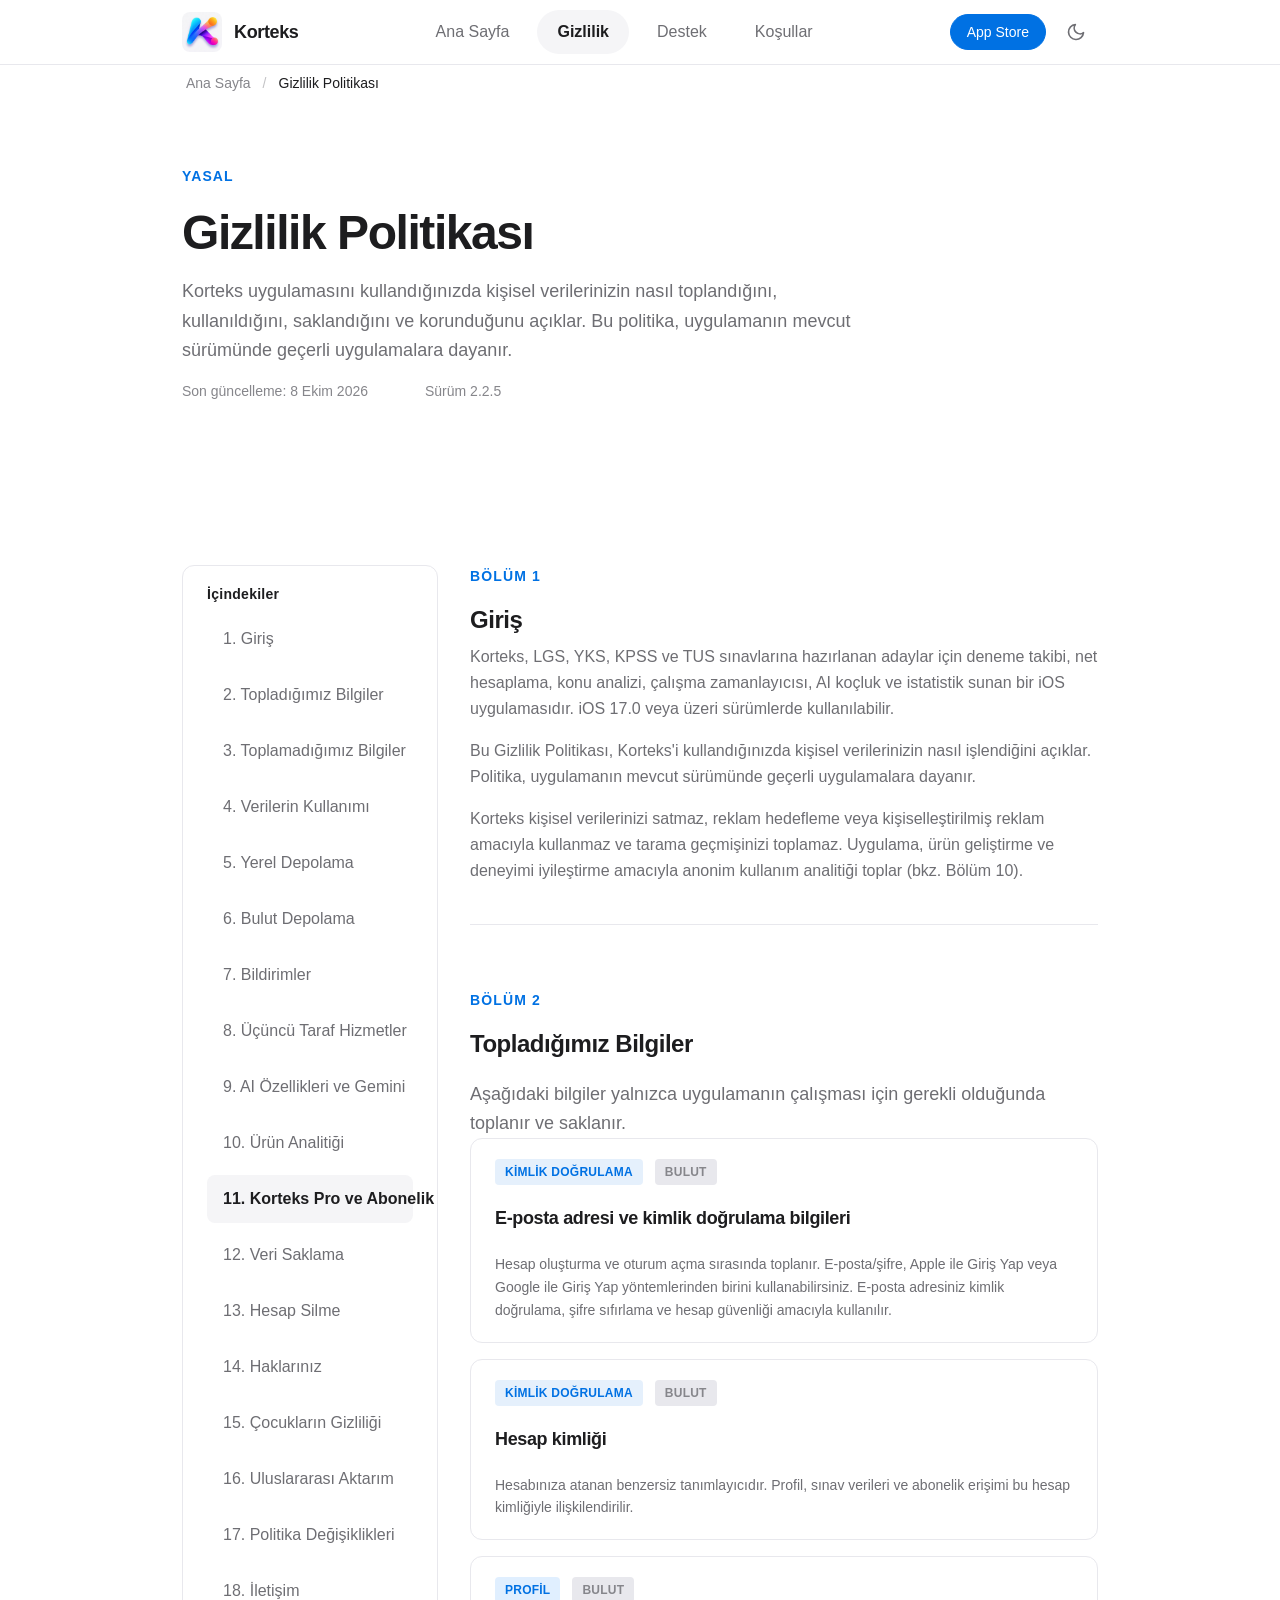
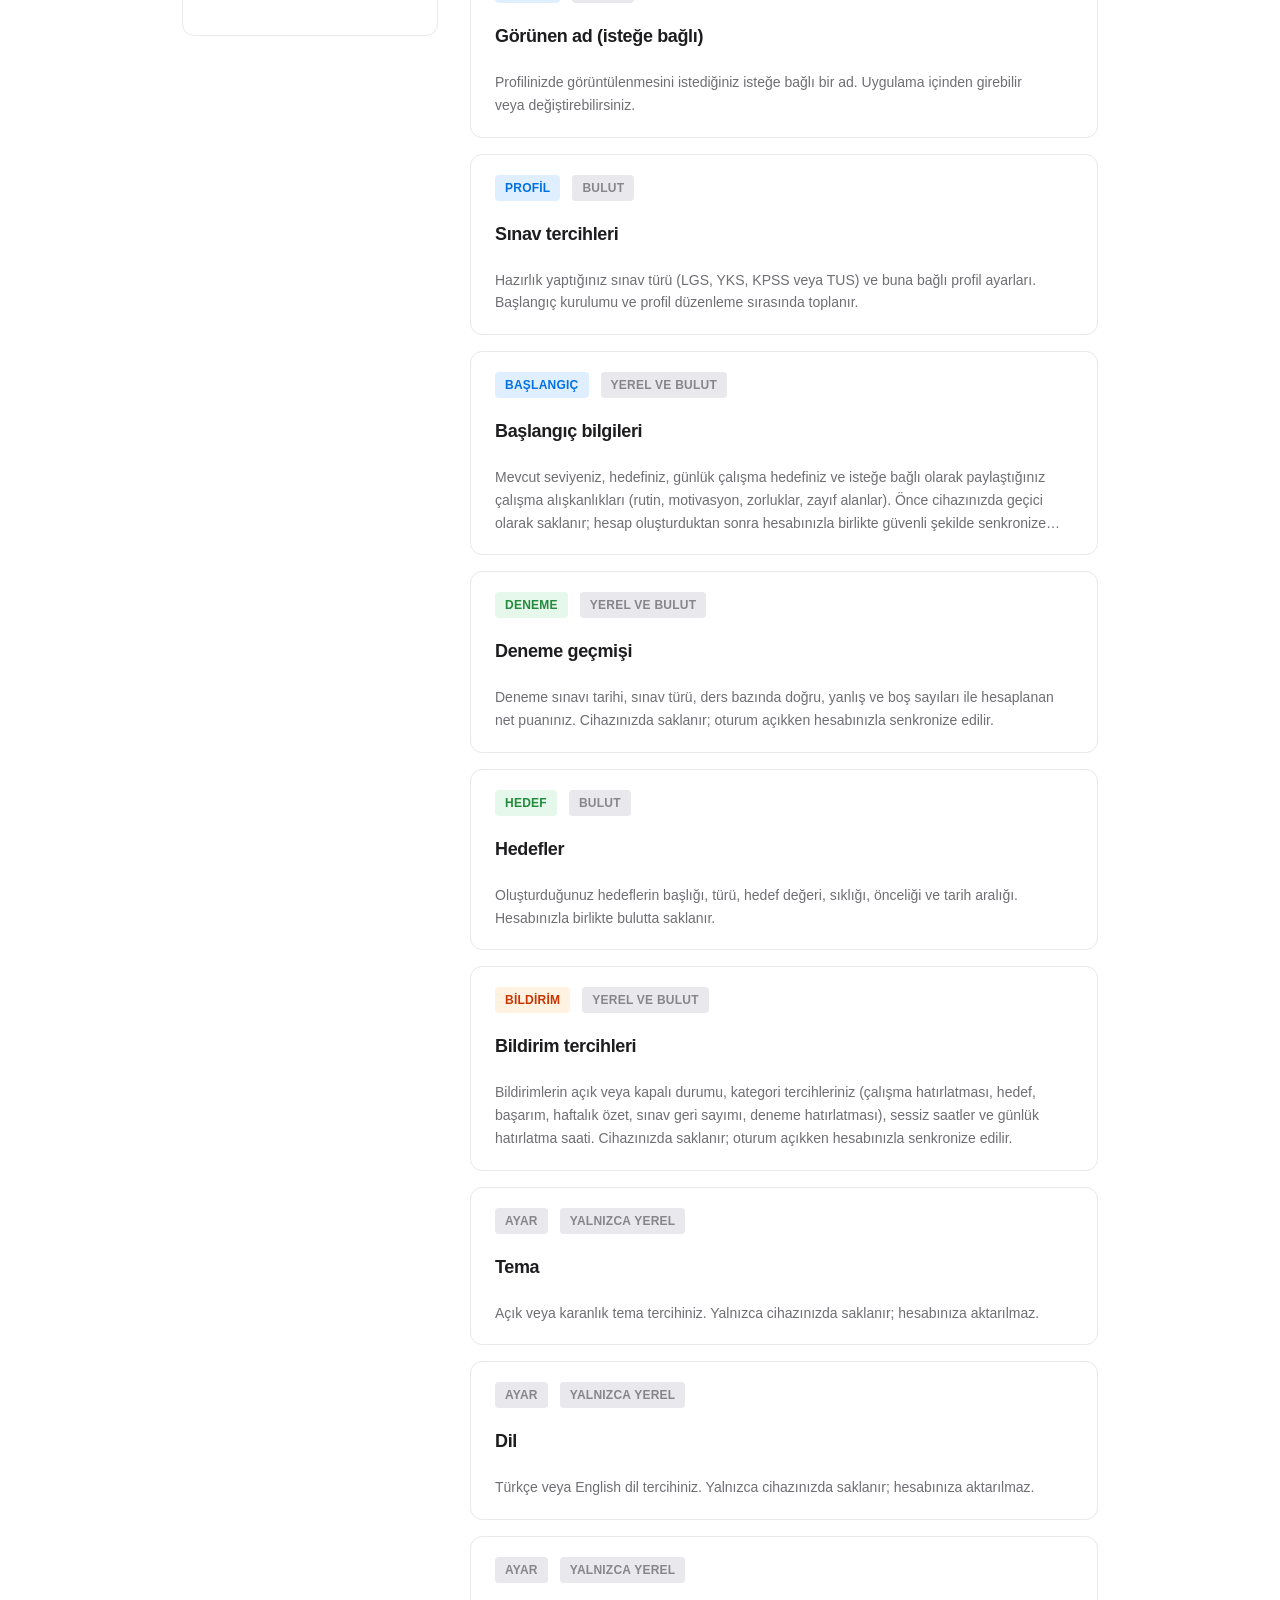
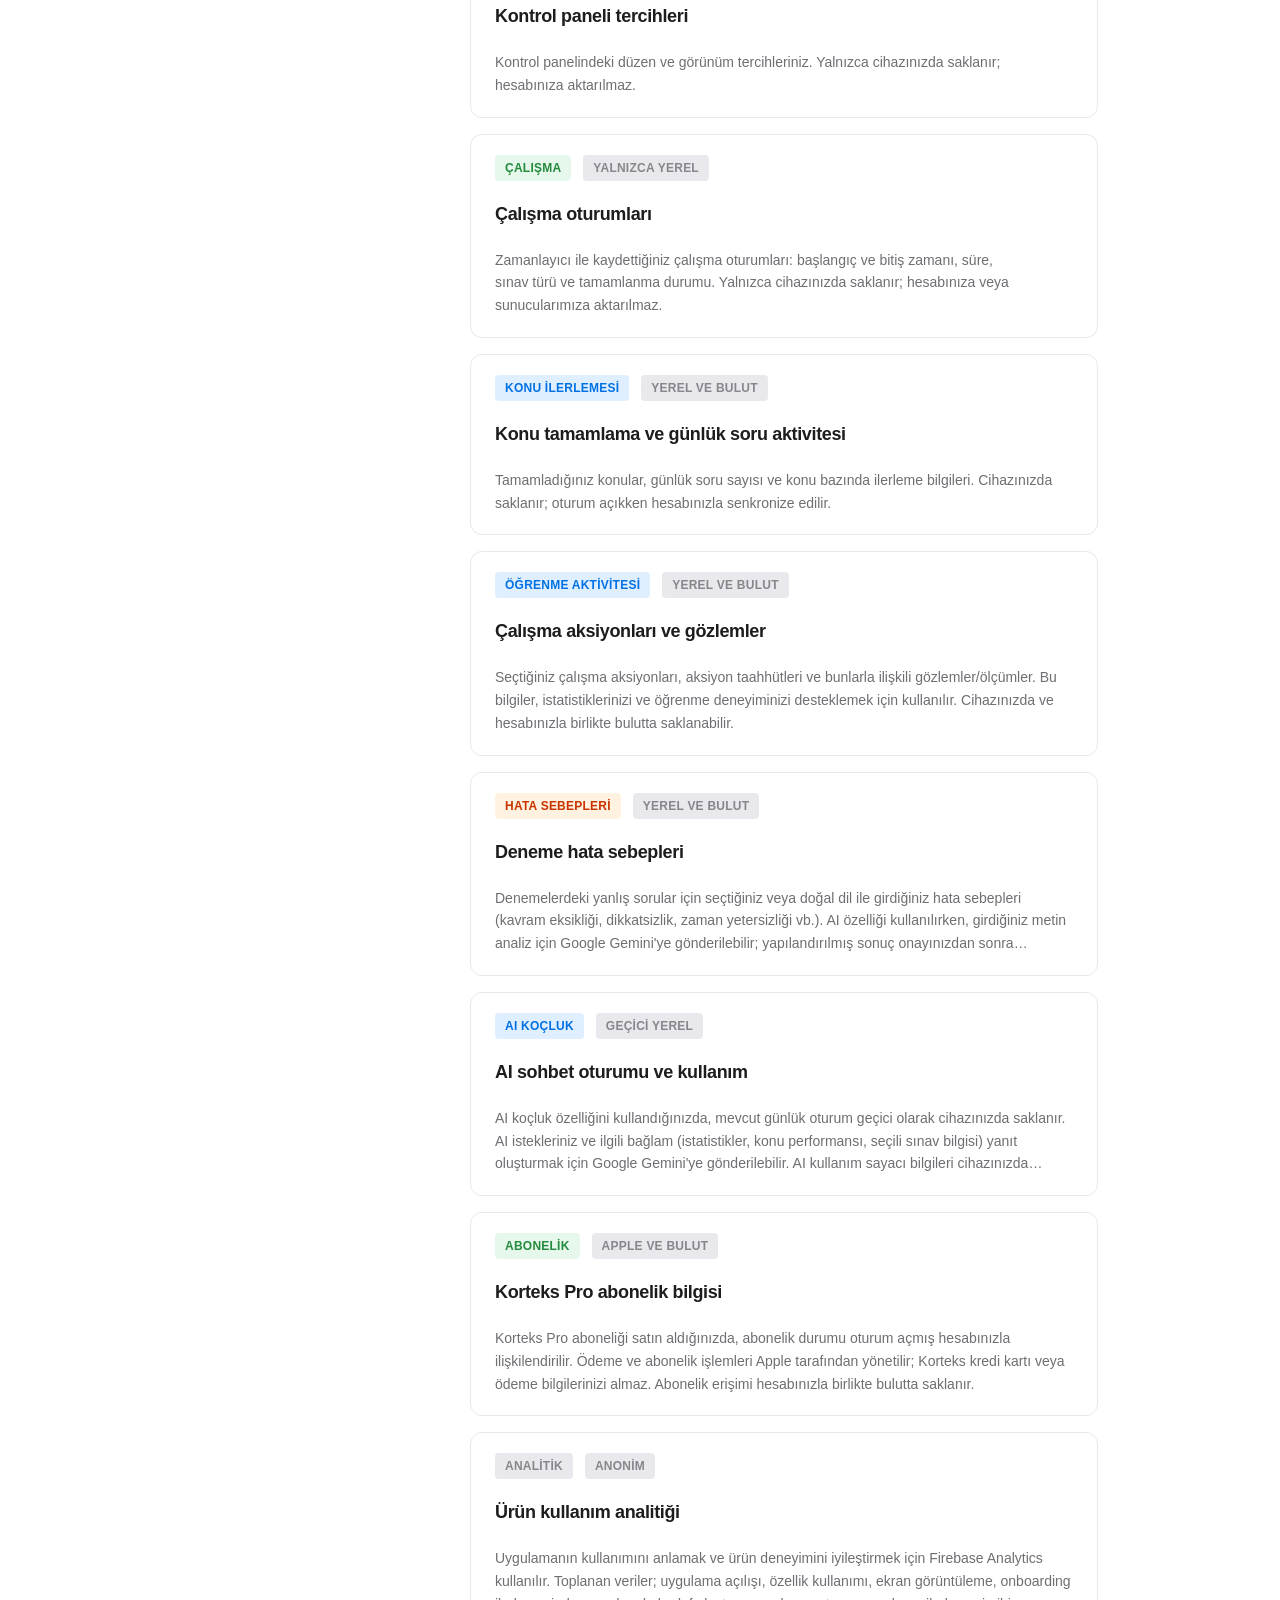
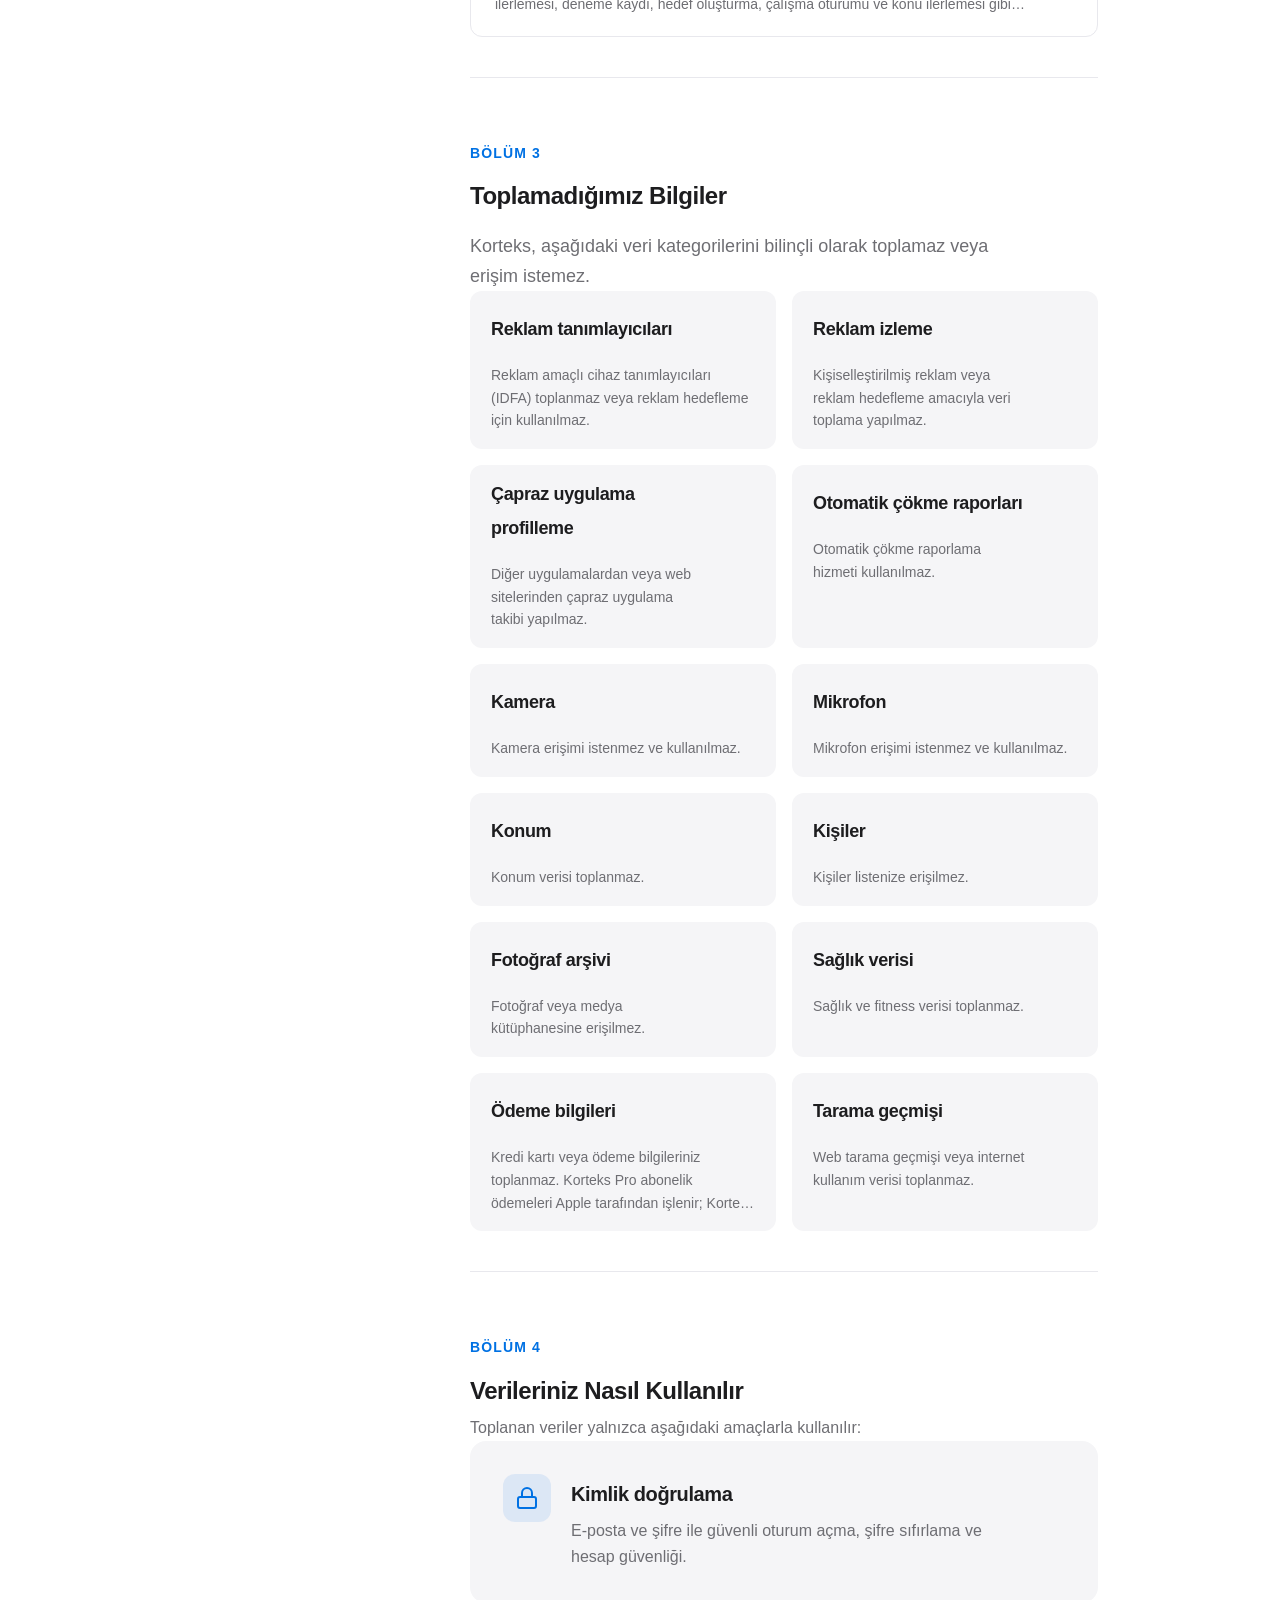
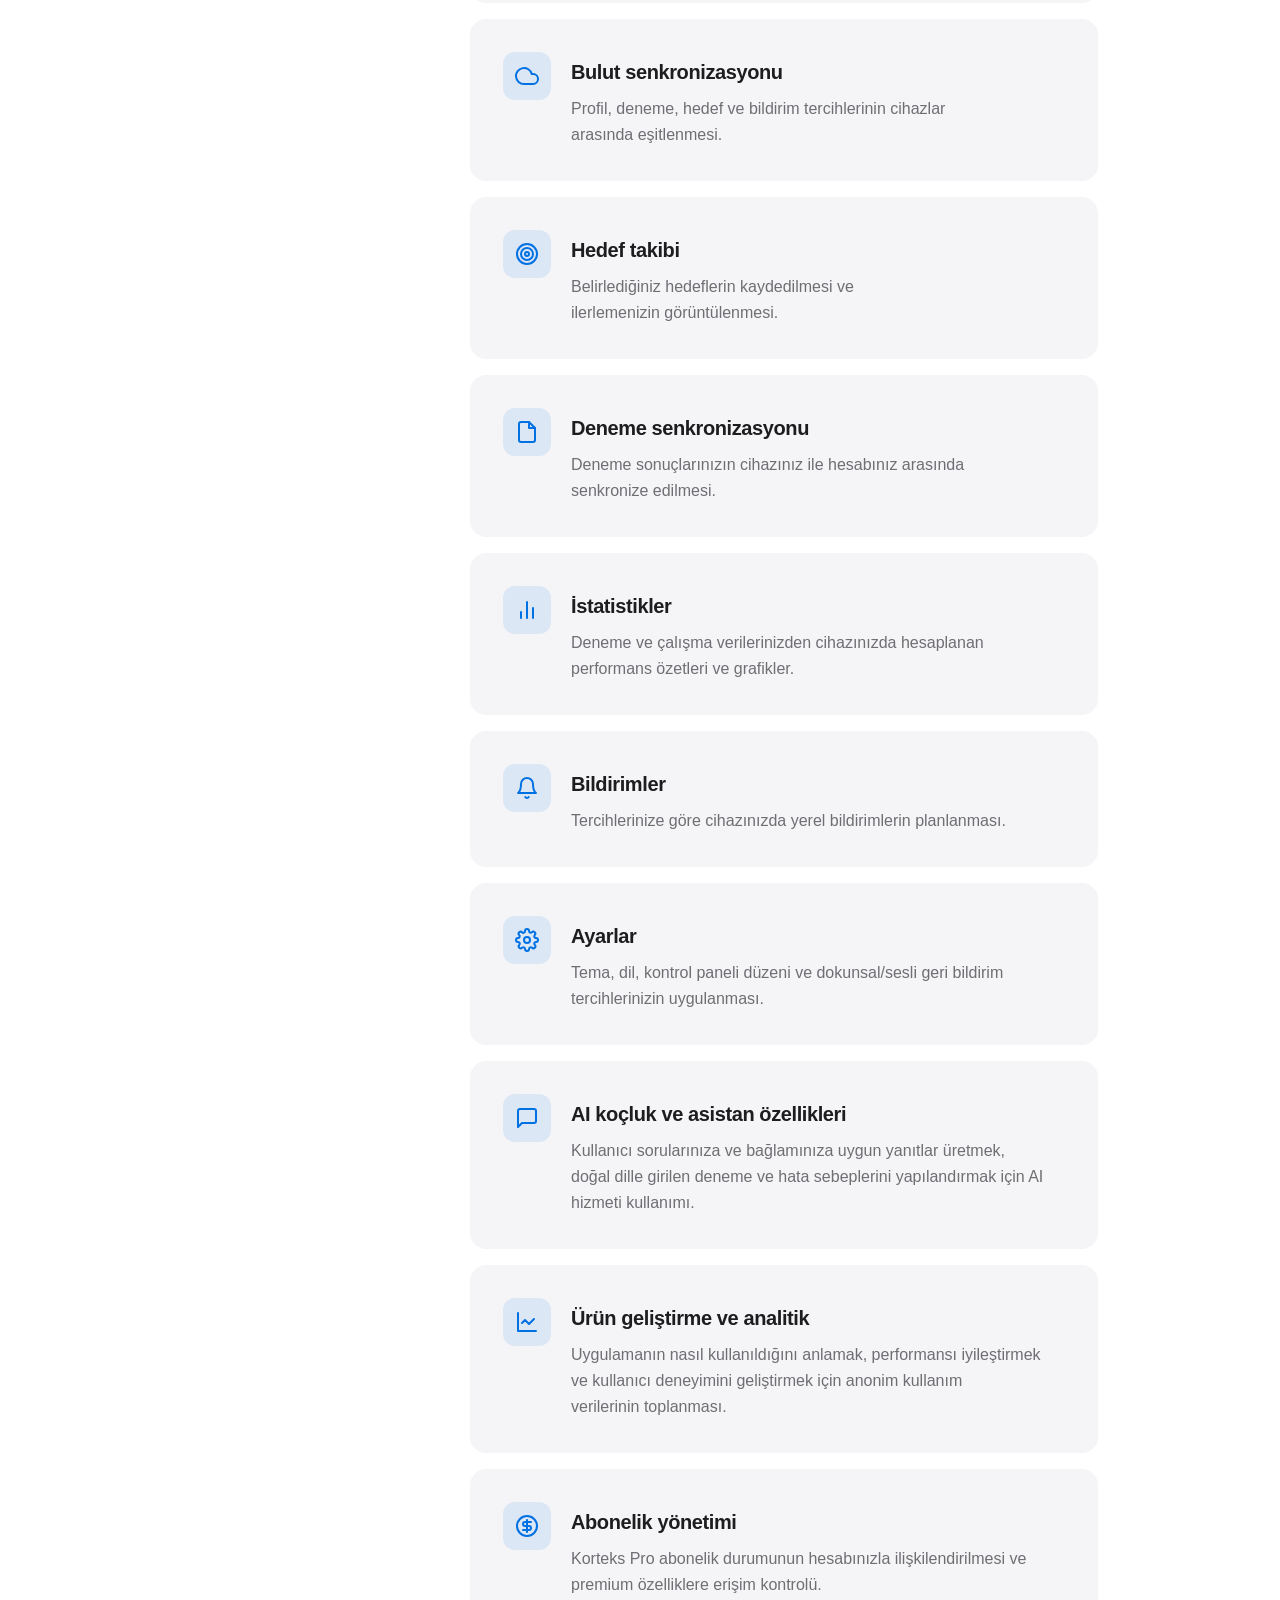
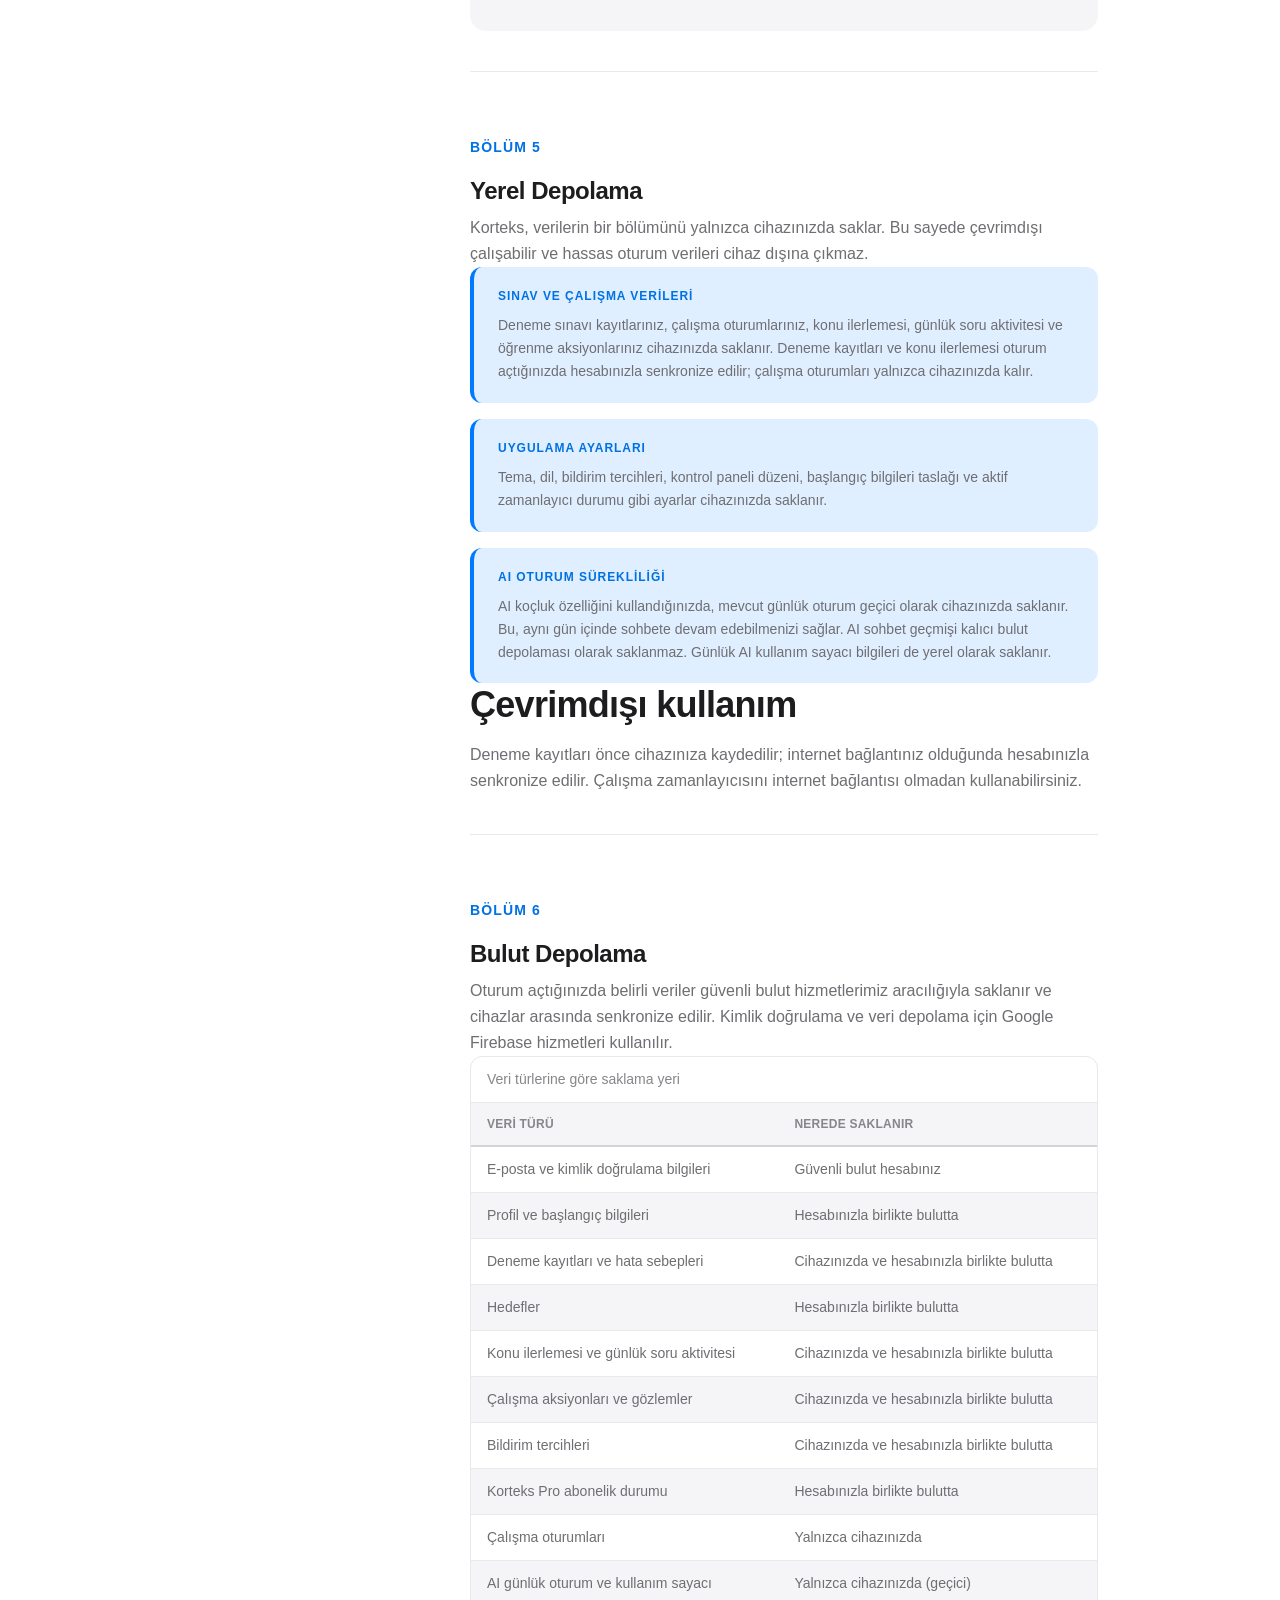
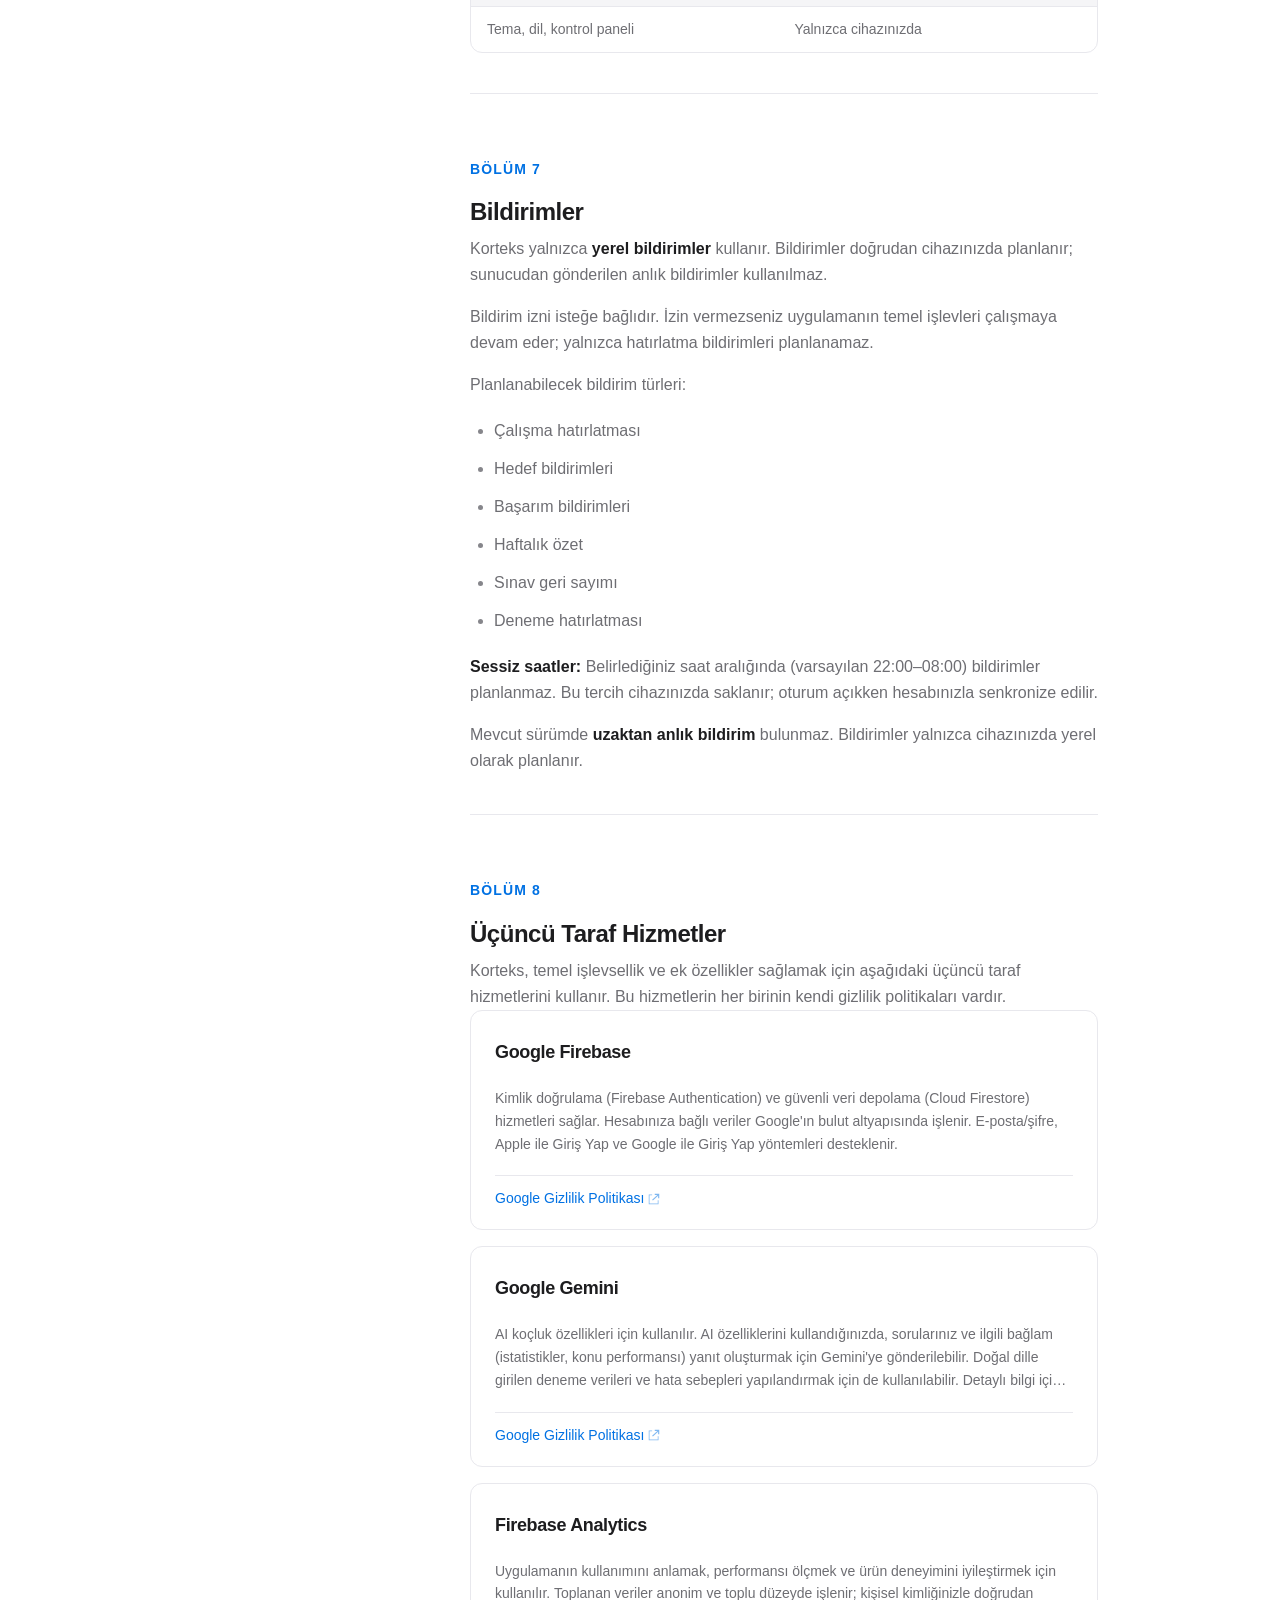
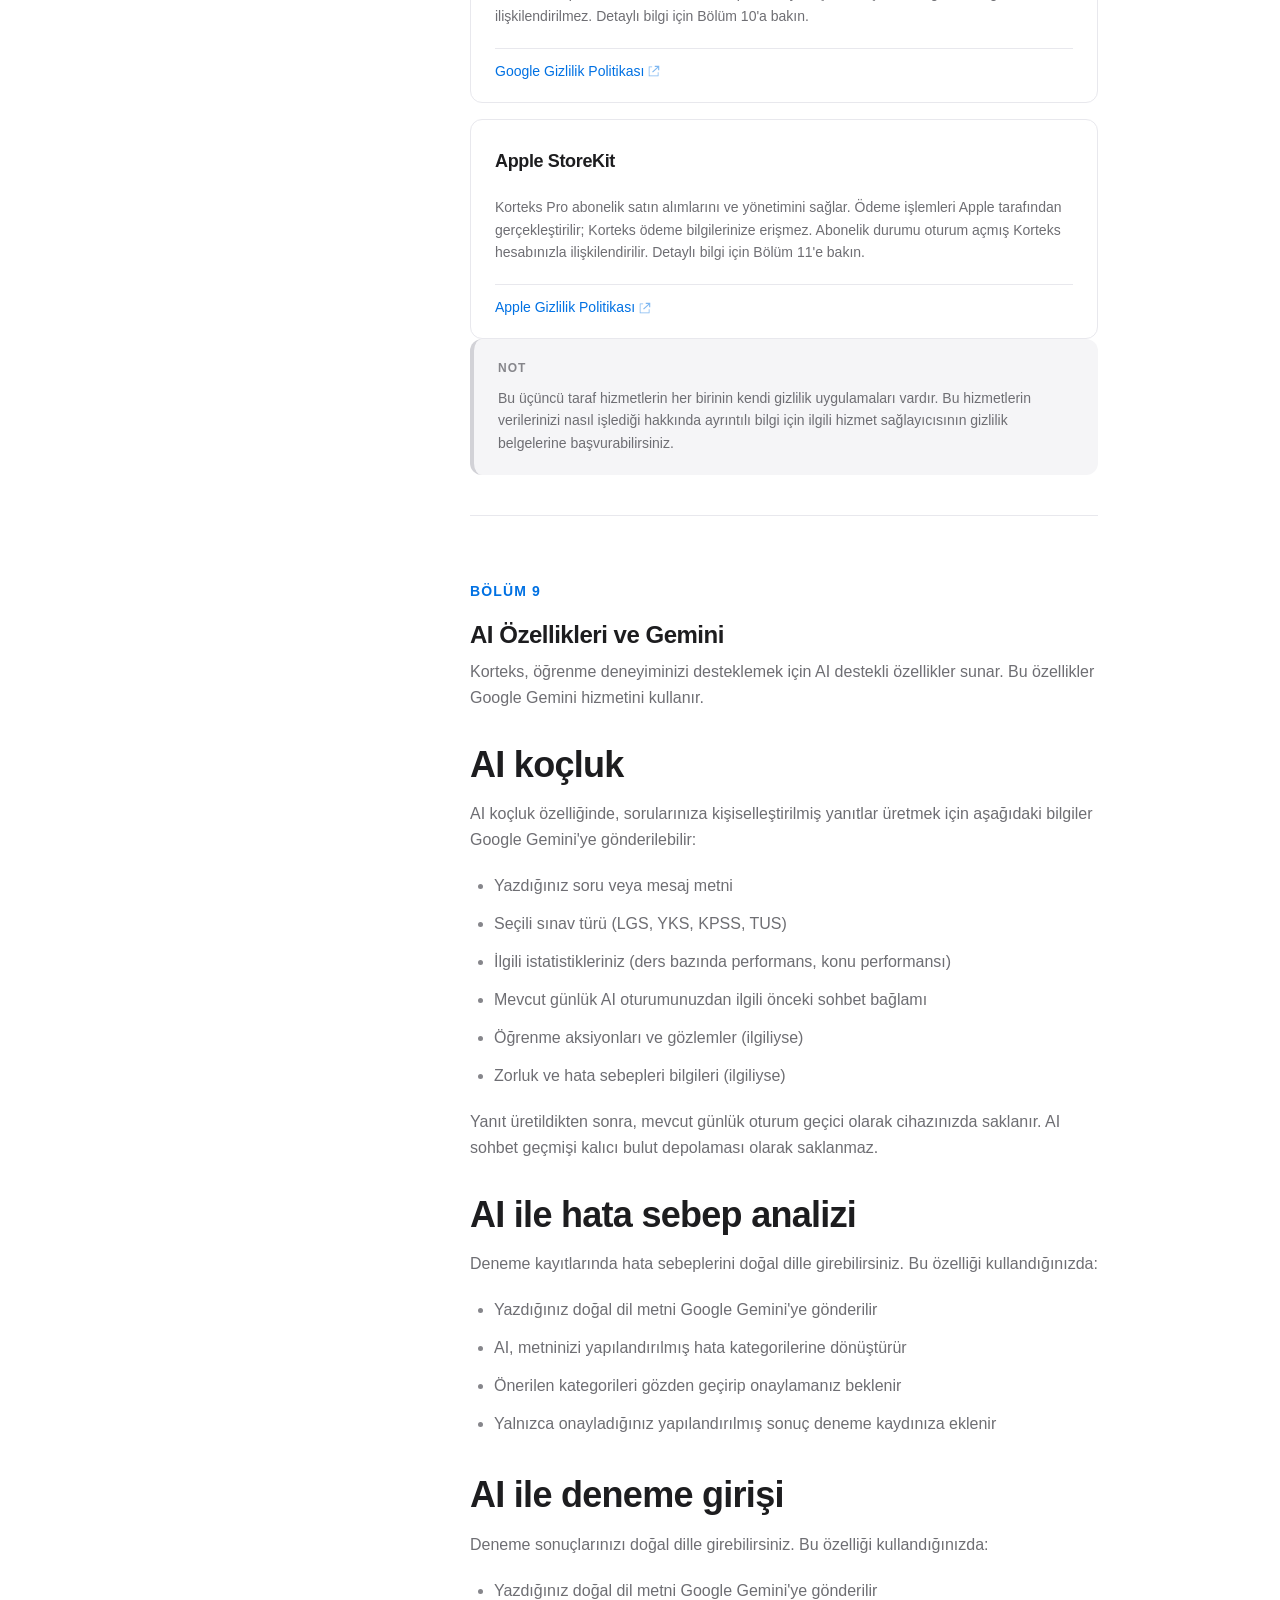
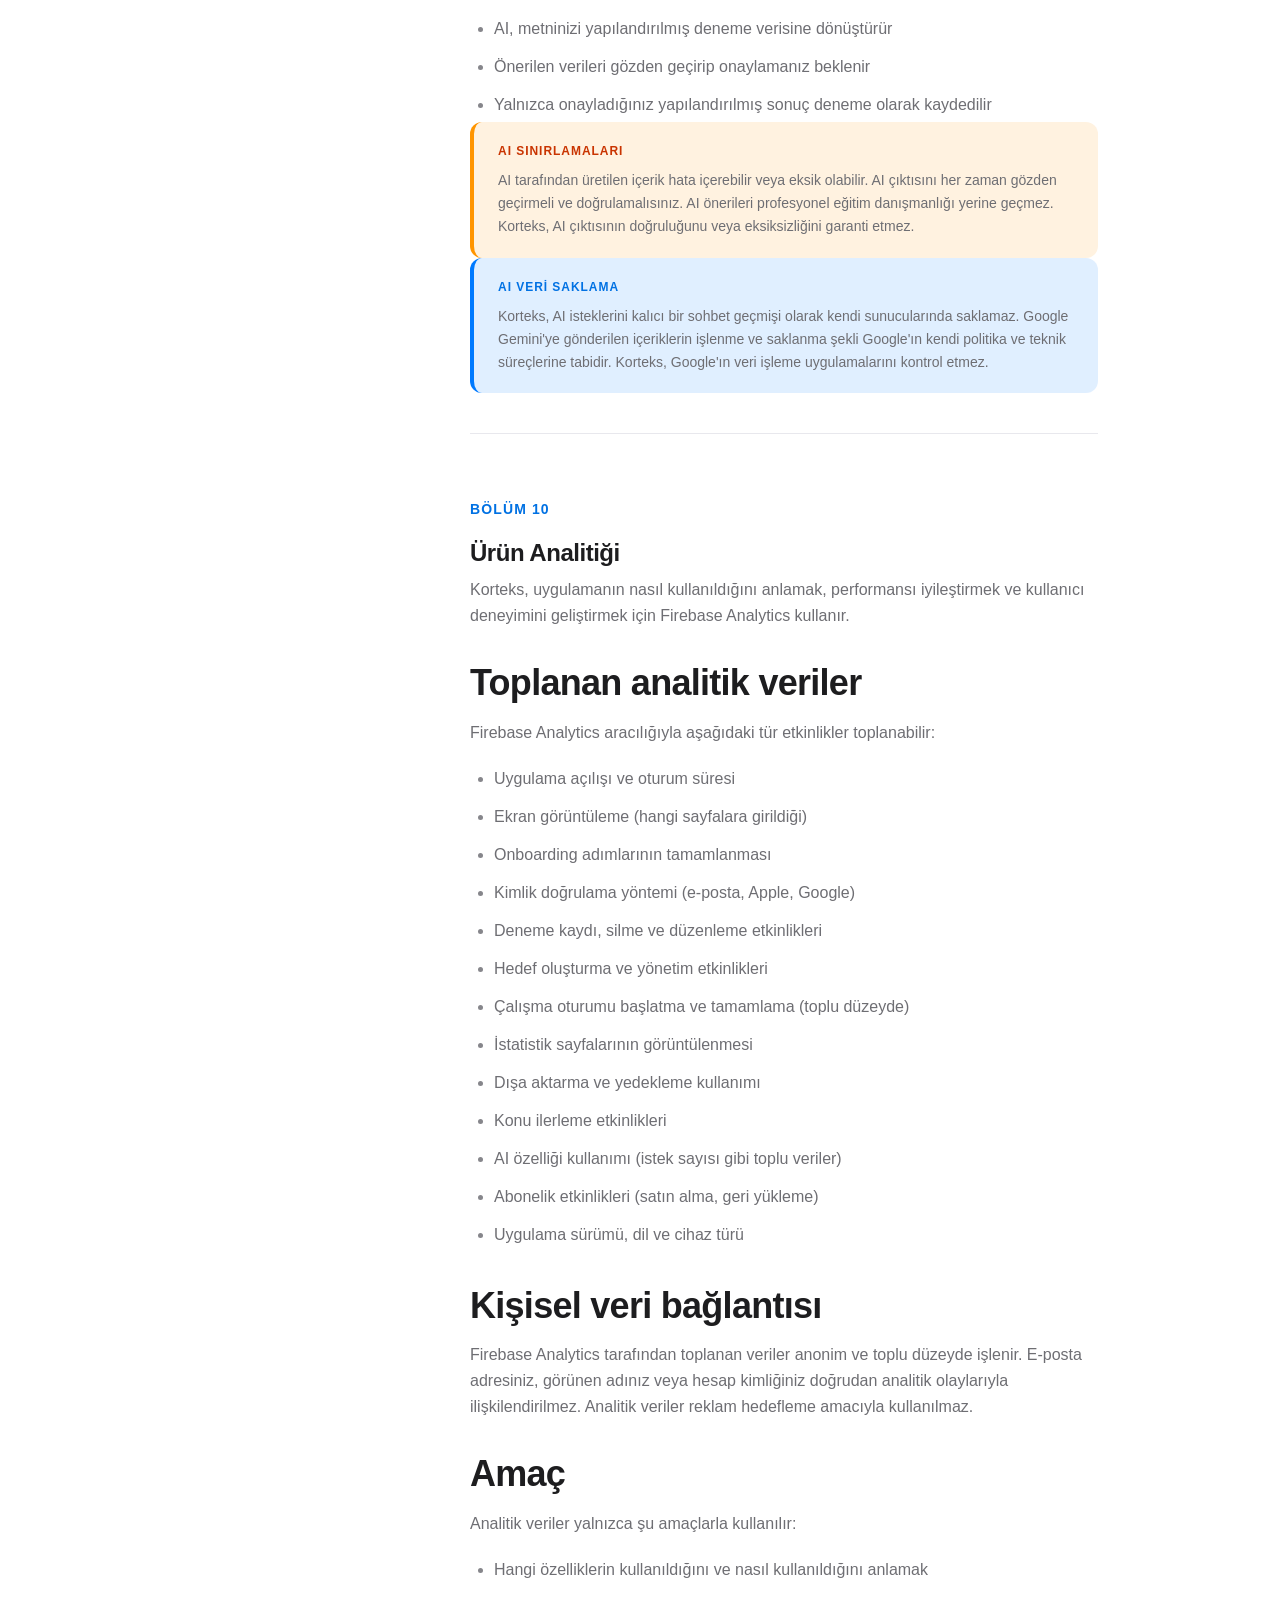
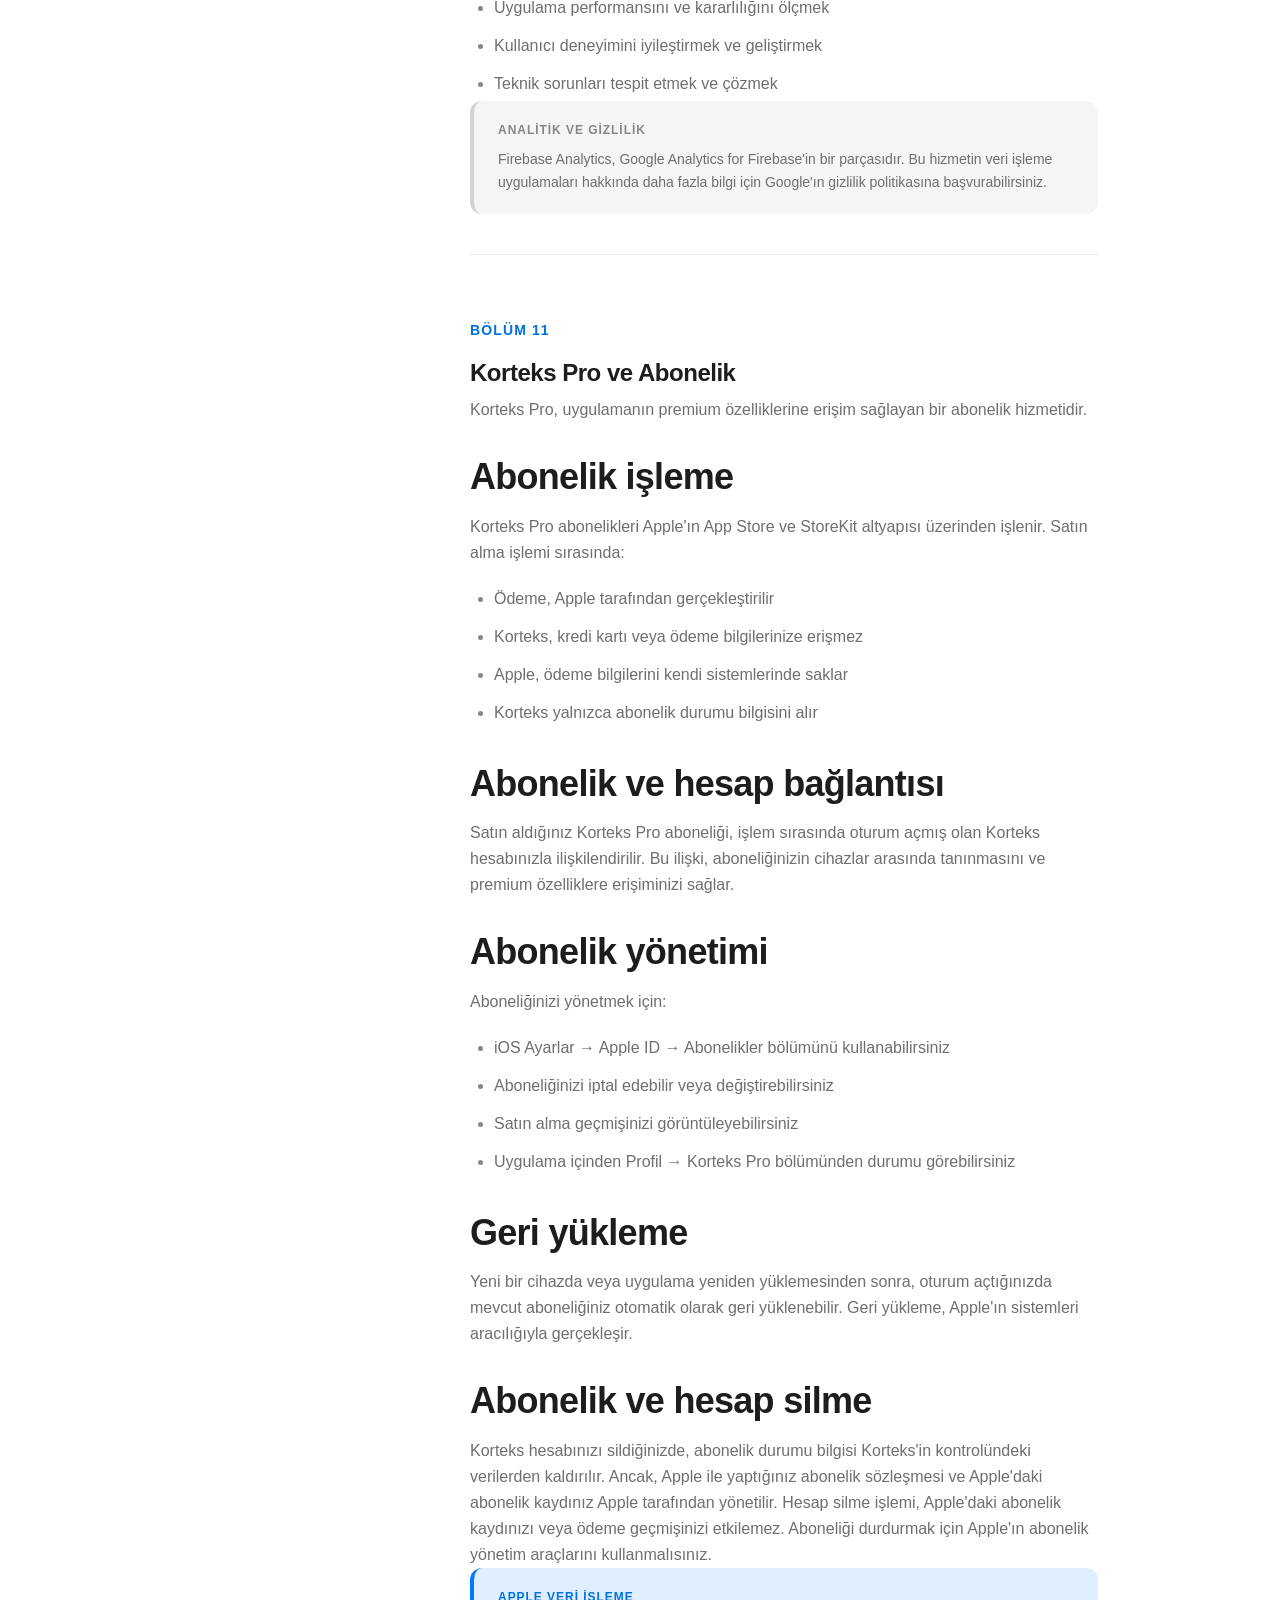
<file: privacy.html>
<!DOCTYPE html>
<html lang="tr">
<head>
  <meta charset="UTF-8">
  <meta name="viewport" content="width=device-width, initial-scale=1.0">
  <meta name="color-scheme" content="light dark">
  <meta name="theme-color" content="#ffffff" media="(prefers-color-scheme: light)">
  <meta name="theme-color" content="#000000" media="(prefers-color-scheme: dark)">

  <!-- Primary Meta Tags -->
  <title>Gizlilik Politikası — Korteks</title>
  <meta name="description" content="Korteks iOS uygulamasının gizlilik politikasını okuyun. Kişisel verilerinizin nasıl toplandığı, kullanıldığı ve korunduğu hakkında bilgi edinin.">
  <meta name="author" content="Korteks">
  <meta name="keywords" content="Korteks gizlilik, Korteks gizlilik politikası, kişisel veri, iOS uygulaması, veri koruma, hesap silme">
  <meta name="robots" content="index, follow">
  <link rel="canonical" href="https://korteks.app/privacy.html">

  <!-- Open Graph -->
  <meta property="og:type" content="website">
  <meta property="og:url" content="https://korteks.app/privacy.html">
  <meta property="og:title" content="Gizlilik Politikası — Korteks">
  <meta property="og:description" content="Korteks iOS uygulamasının gizlilik politikasını okuyun. Kişisel verilerinizin nasıl toplandığı, kullanıldığı ve korunduğu hakkında bilgi edinin.">
  <meta property="og:image" content="https://korteks.app/assets/images/og/korteks-og.png?v=4">
  <meta property="og:image:width" content="1200">
  <meta property="og:image:height" content="630">
  <meta property="og:image:alt" content="Korteks — Gizlilik Politikası">
  <meta property="og:locale" content="tr_TR">
  <meta property="og:site_name" content="Korteks">

  <!-- Twitter Card -->
  <meta name="twitter:card" content="summary_large_image">
  <meta name="twitter:title" content="Gizlilik Politikası — Korteks">
  <meta name="twitter:description" content="Korteks iOS uygulamasının gizlilik politikasını okuyun. Kişisel verilerinizin nasıl toplandığı, kullanıldığı ve korunduğu hakkında bilgi edinin.">
  <meta name="twitter:image" content="https://korteks.app/assets/images/og/korteks-og.png?v=4">

  <!-- Web App Manifest -->
  <link rel="manifest" href="manifest.webmanifest?v=4">

  <!-- Icons -->
  <link rel="icon" href="favicon.svg?v=4" type="image/svg+xml">
  <link rel="icon" href="assets/icons/favicon.ico?v=4" sizes="any">
  <link rel="icon" href="assets/icons/favicon-96x96.png?v=4" type="image/png" sizes="96x96">
  <link rel="apple-touch-icon" href="assets/icons/apple-touch-icon.png?v=4">

  <meta name="msapplication-TileColor" content="#0071e3">

  <!-- Stylesheet -->
  <link rel="stylesheet" href="assets/css/main.css">
</head>
<body class="page">

  <!-- Skip Navigation -->
  <a href="#main-content" class="skip-link">İçeriğe atla</a>

  <!-- Site Header -->
  <header class="site-header" role="banner">
    <div class="site-header__inner">

      <!-- Brand -->
      <a href="index.html" class="site-header__brand" aria-label="Korteks — Ana Sayfa">
        <img
            src="assets/images/brand/logo.png?v=4"
            alt=""
            class="site-logo"
            width="40"
            height="40"
            decoding="async">
        <span>Korteks</span>
      </a>

      <!-- Primary Navigation -->
      <nav class="site-header__nav" aria-label="Ana navigasyon">
        <ul class="nav__list" role="list">
          <li class="nav__item">
            <a href="index.html" class="nav-link">Ana Sayfa</a>
          </li>
          <li class="nav__item">
            <a href="privacy.html" class="nav-link" aria-current="page">Gizlilik</a>
          </li>
          <li class="nav__item">
            <a href="support.html" class="nav-link">Destek</a>
          </li>
          <li class="nav__item">
            <a href="terms.html" class="nav-link">Koşullar</a>
          </li>
        </ul>
      </nav>

      <!-- Header Actions -->
      <div class="site-header__actions">

        <a
          href="https://apps.apple.com/us/app/korteks-deneme-takip-analiz/id6778207399"
          class="btn btn--primary btn--sm hidden-md-down"
          target="_blank"
          rel="noopener noreferrer"
          aria-label="App Store'dan İndir"
        >
          App Store
        </a>

        <!-- Theme Toggle (placeholder) -->
        <button
          type="button"
          class="theme-toggle"
          aria-label="Tema değiştir"
          aria-pressed="false"
        >
          <svg class="theme-toggle__icon theme-toggle__icon--sun" aria-hidden="true" xmlns="http://www.w3.org/2000/svg" viewBox="0 0 24 24" fill="none" stroke="currentColor" stroke-width="2" stroke-linecap="round" stroke-linejoin="round">
            <circle cx="12" cy="12" r="5"/>
            <line x1="12" y1="1" x2="12" y2="3"/>
            <line x1="12" y1="21" x2="12" y2="23"/>
            <line x1="4.22" y1="4.22" x2="5.64" y2="5.64"/>
            <line x1="18.36" y1="18.36" x2="19.78" y2="19.78"/>
            <line x1="1" y1="12" x2="3" y2="12"/>
            <line x1="21" y1="12" x2="23" y2="12"/>
            <line x1="4.22" y1="19.78" x2="5.64" y2="18.36"/>
            <line x1="18.36" y1="5.64" x2="19.78" y2="4.22"/>
          </svg>
          <svg class="theme-toggle__icon theme-toggle__icon--moon" aria-hidden="true" xmlns="http://www.w3.org/2000/svg" viewBox="0 0 24 24" fill="none" stroke="currentColor" stroke-width="2" stroke-linecap="round" stroke-linejoin="round">
            <path d="M21 12.79A9 9 0 1 1 11.21 3 7 7 0 0 0 21 12.79z"/>
          </svg>
        </button>

        <!-- Mobile Menu Trigger (placeholder) -->
        <button
          type="button"
          class="mobile-menu__trigger site-header__mobile-trigger"
          aria-label="Menüyü aç"
          aria-expanded="false"
          aria-controls="mobile-menu"
        >
          <svg class="mobile-menu__trigger-icon" aria-hidden="true" xmlns="http://www.w3.org/2000/svg" viewBox="0 0 24 24" fill="none" stroke="currentColor" stroke-width="2" stroke-linecap="round" stroke-linejoin="round">
            <line x1="3" y1="6" x2="21" y2="6"/>
            <line x1="3" y1="12" x2="21" y2="12"/>
            <line x1="3" y1="18" x2="21" y2="18"/>
          </svg>
        </button>

      </div>
    </div>
  </header>

  <!-- Mobile Navigation Panel (placeholder) -->
  <div
    id="mobile-menu"
    class="mobile-menu"
    role="dialog"
    aria-label="Mobil navigasyon"
    aria-hidden="true"
  >
    <div class="mobile-menu__overlay" aria-hidden="true"></div>
    <div class="mobile-menu__panel">
      <div class="mobile-menu__header">
        <span class="mobile-menu__title">Menü</span>
        <button type="button" class="mobile-menu__close" aria-label="Menüyü kapat">
          <svg aria-hidden="true" xmlns="http://www.w3.org/2000/svg" viewBox="0 0 24 24" fill="none" stroke="currentColor" stroke-width="2" stroke-linecap="round" stroke-linejoin="round" width="20" height="20">
            <line x1="18" y1="6" x2="6" y2="18"/>
            <line x1="6" y1="6" x2="18" y2="18"/>
          </svg>
        </button>
      </div>
      <nav class="mobile-menu__body" aria-label="Mobil navigasyon">
        <ul class="nav__list nav--vertical nav--mobile" role="list">
          <li class="nav__item">
            <a href="index.html" class="nav-link">Ana Sayfa</a>
          </li>
          <li class="nav__item">
            <a href="privacy.html" class="nav-link" aria-current="page">Gizlilik</a>
          </li>
          <li class="nav__item">
            <a href="support.html" class="nav-link">Destek</a>
          </li>
          <li class="nav__item">
            <a href="terms.html" class="nav-link">Koşullar</a>
          </li>
        </ul>
      </nav>
      <div class="mobile-menu__footer">
        <a
          href="https://apps.apple.com/us/app/korteks-deneme-takip-analiz/id6778207399"
          class="btn btn--primary btn--block"
          target="_blank"
          rel="noopener noreferrer"
          aria-label="App Store'dan İndir"
        >
          App Store
        </a>
      </div>
    </div>
  </div>

  <!-- Main Content -->
  <main id="main-content" class="page__main">
    <div class="page__content">

      <!-- Page Hero -->
      <div class="container">
        <nav class="breadcrumb" aria-label="Konum">
          <ol class="breadcrumb__list" role="list">
            <li class="breadcrumb__item">
              <a href="index.html" class="breadcrumb__link">Ana Sayfa</a>
            </li>
            <li class="breadcrumb__item">
              <span class="breadcrumb__link" aria-current="page">Gizlilik Politikası</span>
            </li>
          </ol>
        </nav>

        <header class="page-header page-header--no-border">
          <p class="page-header__eyebrow">Yasal</p>
          <h1 class="page-header__title">Gizlilik Politikası</h1>
          <p class="page-header__description">
            Korteks uygulamasını kullandığınızda kişisel verilerinizin nasıl toplandığını,
            kullanıldığını, saklandığını ve korunduğunu açıklar. Bu politika, uygulamanın
            mevcut sürümünde geçerli uygulamalara dayanır.
          </p>
          <div class="page-header__meta">
            <time datetime="2026-10-08">Son güncelleme: 8 Ekim 2026</time>
            <span class="divider--vertical" aria-hidden="true"></span>
            <span>Sürüm 2.2.5</span>
          </div>
        </header>
      </div>

      <!-- Document Body -->
      <div class="section--compact" aria-label="Gizlilik Politikası içeriği">
        <div class="container">
          <div class="grid grid--sidebar grid--gap-lg grid--align-start">

            <!-- Sticky Table of Contents (HTML placeholder — sticky styling via future CSS) -->
            <aside id="toc" aria-label="İçindekiler">
              <nav class="content-card">
                <h2 class="footer-links__title">İçindekiler</h2>
                <ul class="nav__list nav--vertical" role="list">
                  <li class="nav__item">
                    <a href="#introduction" class="nav-link">1. Giriş</a>
                  </li>
                  <li class="nav__item">
                    <a href="#information-we-collect" class="nav-link">2. Topladığımız Bilgiler</a>
                  </li>
                  <li class="nav__item">
                    <a href="#information-we-do-not-collect" class="nav-link">3. Toplamadığımız Bilgiler</a>
                  </li>
                  <li class="nav__item">
                    <a href="#how-data-is-used" class="nav-link">4. Verilerin Kullanımı</a>
                  </li>
                  <li class="nav__item">
                    <a href="#local-storage" class="nav-link">5. Yerel Depolama</a>
                  </li>
                  <li class="nav__item">
                    <a href="#cloud-storage" class="nav-link">6. Bulut Depolama</a>
                  </li>
                  <li class="nav__item">
                    <a href="#notifications" class="nav-link">7. Bildirimler</a>
                  </li>
                  <li class="nav__item">
                    <a href="#third-party-services" class="nav-link">8. Üçüncü Taraf Hizmetler</a>
                  </li>
                  <li class="nav__item">
                    <a href="#ai-features" class="nav-link">9. AI Özellikleri ve Gemini</a>
                  </li>
                  <li class="nav__item">
                    <a href="#analytics" class="nav-link">10. Ürün Analitiği</a>
                  </li>
                  <li class="nav__item">
                    <a href="#subscription" class="nav-link">11. Korteks Pro ve Abonelik</a>
                  </li>
                  <li class="nav__item">
                    <a href="#data-retention" class="nav-link">12. Veri Saklama</a>
                  </li>
                  <li class="nav__item">
                    <a href="#account-deletion" class="nav-link">13. Hesap Silme</a>
                  </li>
                  <li class="nav__item">
                    <a href="#your-rights" class="nav-link">14. Haklarınız</a>
                  </li>
                  <li class="nav__item">
                    <a href="#childrens-privacy" class="nav-link">15. Çocukların Gizliliği</a>
                  </li>
                  <li class="nav__item">
                    <a href="#international-transfers" class="nav-link">16. Uluslararası Aktarım</a>
                  </li>
                  <li class="nav__item">
                    <a href="#policy-changes" class="nav-link">17. Politika Değişiklikleri</a>
                  </li>
                  <li class="nav__item">
                    <a href="#contact" class="nav-link">18. İletişim</a>
                  </li>
                </ul>
              </nav>
            </aside>

            <!-- Policy Sections -->
            <article class="stack stack--10 measure-wide">

              <!-- 1. Introduction -->
              <section id="introduction" aria-labelledby="introduction-heading">
                <div class="section-title section-title--sm">
                  <p class="section-title__eyebrow">Bölüm 1</p>
                  <h2 class="section-title__heading" id="introduction-heading">Giriş</h2>
                </div>
                <div class="prose">
                  <p>
                    Korteks, LGS, YKS, KPSS ve TUS sınavlarına hazırlanan adaylar için deneme takibi,
                    net hesaplama, konu analizi, çalışma zamanlayıcısı, AI koçluk ve istatistik sunan bir iOS
                    uygulamasıdır. iOS 17.0 veya üzeri sürümlerde kullanılabilir.
                  </p>
                  <p>
                    Bu Gizlilik Politikası, Korteks'i kullandığınızda kişisel verilerinizin nasıl
                    işlendiğini açıklar. Politika, uygulamanın mevcut sürümünde geçerli
                    uygulamalara dayanır.
                  </p>
                  <p>
                    Korteks kişisel verilerinizi satmaz, reklam hedefleme veya kişiselleştirilmiş reklam amacıyla
                    kullanmaz ve tarama geçmişinizi toplamaz. Uygulama, ürün geliştirme ve deneyimi iyileştirme
                    amacıyla anonim kullanım analitiği toplar (bkz. Bölüm 10).
                  </p>
                </div>
              </section>

              <hr class="divider">

              <!-- 2. Information We Collect -->
              <section id="information-we-collect" aria-labelledby="collect-heading">
                <div class="section-title section-title--sm">
                  <p class="section-title__eyebrow">Bölüm 2</p>
                  <h2 class="section-title__heading" id="collect-heading">Topladığımız Bilgiler</h2>
                  <p class="section-title__subtitle">
                    Aşağıdaki bilgiler yalnızca uygulamanın çalışması için gerekli olduğunda toplanır
                    ve saklanır.
                  </p>
                </div>

                <div class="stack stack--4">

                  <div class="content-card">
                    <div class="content-card__meta">
                      <span class="badge badge--accent">Kimlik Doğrulama</span>
                      <span class="badge badge--neutral">Bulut</span>
                    </div>
                    <h3 class="content-card__title">E-posta adresi ve kimlik doğrulama bilgileri</h3>
                    <p class="content-card__excerpt">
                      Hesap oluşturma ve oturum açma sırasında toplanır. E-posta/şifre, Apple ile Giriş Yap
                      veya Google ile Giriş Yap yöntemlerinden birini kullanabilirsiniz. E-posta adresiniz
                      kimlik doğrulama, şifre sıfırlama ve hesap güvenliği amacıyla kullanılır.
                    </p>
                  </div>

                  <div class="content-card">
                    <div class="content-card__meta">
                      <span class="badge badge--accent">Kimlik Doğrulama</span>
                      <span class="badge badge--neutral">Bulut</span>
                    </div>
                    <h3 class="content-card__title">Hesap kimliği</h3>
                    <p class="content-card__excerpt">
                      Hesabınıza atanan benzersiz tanımlayıcıdır. Profil, sınav verileri ve abonelik
                      erişimi bu hesap kimliğiyle ilişkilendirilir.
                    </p>
                  </div>

                  <div class="content-card">
                    <div class="content-card__meta">
                      <span class="badge badge--info">Profil</span>
                      <span class="badge badge--neutral">Bulut</span>
                    </div>
                    <h3 class="content-card__title">Görünen ad (isteğe bağlı)</h3>
                    <p class="content-card__excerpt">
                      Profilinizde görüntülenmesini istediğiniz isteğe bağlı bir ad. Uygulama
                      içinden girebilir veya değiştirebilirsiniz.
                    </p>
                  </div>

                  <div class="content-card">
                    <div class="content-card__meta">
                      <span class="badge badge--info">Profil</span>
                      <span class="badge badge--neutral">Bulut</span>
                    </div>
                    <h3 class="content-card__title">Sınav tercihleri</h3>
                    <p class="content-card__excerpt">
                      Hazırlık yaptığınız sınav türü (LGS, YKS, KPSS veya TUS) ve buna bağlı
                      profil ayarları. Başlangıç kurulumu ve profil düzenleme sırasında toplanır.
                    </p>
                  </div>

                  <div class="content-card">
                    <div class="content-card__meta">
                      <span class="badge badge--info">Başlangıç</span>
                      <span class="badge badge--neutral">Yerel ve Bulut</span>
                    </div>
                    <h3 class="content-card__title">Başlangıç bilgileri</h3>
                    <p class="content-card__excerpt">
                      Mevcut seviyeniz, hedefiniz, günlük çalışma hedefiniz ve isteğe bağlı
                      olarak paylaştığınız çalışma alışkanlıkları (rutin, motivasyon, zorluklar,
                      zayıf alanlar). Önce cihazınızda geçici olarak saklanır; hesap oluşturduktan
                      sonra hesabınızla birlikte güvenli şekilde senkronize edilir.
                    </p>
                  </div>

                  <div class="content-card">
                    <div class="content-card__meta">
                      <span class="badge badge--success">Deneme</span>
                      <span class="badge badge--neutral">Yerel ve Bulut</span>
                    </div>
                    <h3 class="content-card__title">Deneme geçmişi</h3>
                    <p class="content-card__excerpt">
                      Deneme sınavı tarihi, sınav türü, ders bazında doğru, yanlış ve boş sayıları
                      ile hesaplanan net puanınız. Cihazınızda saklanır; oturum açıkken hesabınızla
                      senkronize edilir.
                    </p>
                  </div>

                  <div class="content-card">
                    <div class="content-card__meta">
                      <span class="badge badge--success">Hedef</span>
                      <span class="badge badge--neutral">Bulut</span>
                    </div>
                    <h3 class="content-card__title">Hedefler</h3>
                    <p class="content-card__excerpt">
                      Oluşturduğunuz hedeflerin başlığı, türü, hedef değeri, sıklığı, önceliği ve
                      tarih aralığı. Hesabınızla birlikte bulutta saklanır.
                    </p>
                  </div>

                  <div class="content-card">
                    <div class="content-card__meta">
                      <span class="badge badge--warning">Bildirim</span>
                      <span class="badge badge--neutral">Yerel ve Bulut</span>
                    </div>
                    <h3 class="content-card__title">Bildirim tercihleri</h3>
                    <p class="content-card__excerpt">
                      Bildirimlerin açık veya kapalı durumu, kategori tercihleriniz (çalışma
                      hatırlatması, hedef, başarım, haftalık özet, sınav geri sayımı, deneme
                      hatırlatması), sessiz saatler ve günlük hatırlatma saati. Cihazınızda
                      saklanır; oturum açıkken hesabınızla senkronize edilir.
                    </p>
                  </div>

                  <div class="content-card">
                    <div class="content-card__meta">
                      <span class="badge badge--neutral">Ayar</span>
                      <span class="badge badge--neutral">Yalnızca Yerel</span>
                    </div>
                    <h3 class="content-card__title">Tema</h3>
                    <p class="content-card__excerpt">
                      Açık veya karanlık tema tercihiniz. Yalnızca cihazınızda saklanır;
                      hesabınıza aktarılmaz.
                    </p>
                  </div>

                  <div class="content-card">
                    <div class="content-card__meta">
                      <span class="badge badge--neutral">Ayar</span>
                      <span class="badge badge--neutral">Yalnızca Yerel</span>
                    </div>
                    <h3 class="content-card__title">Dil</h3>
                    <p class="content-card__excerpt">
                      Türkçe veya English dil tercihiniz. Yalnızca cihazınızda saklanır;
                      hesabınıza aktarılmaz.
                    </p>
                  </div>

                  <div class="content-card">
                    <div class="content-card__meta">
                      <span class="badge badge--neutral">Ayar</span>
                      <span class="badge badge--neutral">Yalnızca Yerel</span>
                    </div>
                    <h3 class="content-card__title">Kontrol paneli tercihleri</h3>
                    <p class="content-card__excerpt">
                      Kontrol panelindeki düzen ve görünüm tercihleriniz. Yalnızca cihazınızda
                      saklanır; hesabınıza aktarılmaz.
                    </p>
                  </div>

                  <div class="content-card">
                    <div class="content-card__meta">
                      <span class="badge badge--success">Çalışma</span>
                      <span class="badge badge--neutral">Yalnızca Yerel</span>
                    </div>
                    <h3 class="content-card__title">Çalışma oturumları</h3>
                    <p class="content-card__excerpt">
                      Zamanlayıcı ile kaydettiğiniz çalışma oturumları: başlangıç ve bitiş zamanı,
                      süre, sınav türü ve tamamlanma durumu. Yalnızca cihazınızda saklanır;
                      hesabınıza veya sunucularımıza aktarılmaz.
                    </p>
                  </div>

                  <div class="content-card">
                    <div class="content-card__meta">
                      <span class="badge badge--info">Konu İlerlemesi</span>
                      <span class="badge badge--neutral">Yerel ve Bulut</span>
                    </div>
                    <h3 class="content-card__title">Konu tamamlama ve günlük soru aktivitesi</h3>
                    <p class="content-card__excerpt">
                      Tamamladığınız konular, günlük soru sayısı ve konu bazında ilerleme bilgileri.
                      Cihazınızda saklanır; oturum açıkken hesabınızla senkronize edilir.
                    </p>
                  </div>

                  <div class="content-card">
                    <div class="content-card__meta">
                      <span class="badge badge--info">Öğrenme Aktivitesi</span>
                      <span class="badge badge--neutral">Yerel ve Bulut</span>
                    </div>
                    <h3 class="content-card__title">Çalışma aksiyonları ve gözlemler</h3>
                    <p class="content-card__excerpt">
                      Seçtiğiniz çalışma aksiyonları, aksiyon taahhütleri ve bunlarla ilişkili gözlemler/ölçümler.
                      Bu bilgiler, istatistiklerinizi ve öğrenme deneyiminizi desteklemek için kullanılır.
                      Cihazınızda ve hesabınızla birlikte bulutta saklanabilir.
                    </p>
                  </div>

                  <div class="content-card">
                    <div class="content-card__meta">
                      <span class="badge badge--warning">Hata Sebepleri</span>
                      <span class="badge badge--neutral">Yerel ve Bulut</span>
                    </div>
                    <h3 class="content-card__title">Deneme hata sebepleri</h3>
                    <p class="content-card__excerpt">
                      Denemelerdeki yanlış sorular için seçtiğiniz veya doğal dil ile girdiğiniz hata sebepleri
                      (kavram eksikliği, dikkatsizlik, zaman yetersizliği vb.). AI özelliği kullanılırken,
                      girdiğiniz metin analiz için Google Gemini'ye gönderilebilir; yapılandırılmış sonuç
                      onayınızdan sonra kaydedilir. Cihazınızda saklanır; oturum açıkken hesabınızla senkronize edilir.
                    </p>
                  </div>

                  <div class="content-card">
                    <div class="content-card__meta">
                      <span class="badge badge--info">AI Koçluk</span>
                      <span class="badge badge--neutral">Geçici Yerel</span>
                    </div>
                    <h3 class="content-card__title">AI sohbet oturumu ve kullanım</h3>
                    <p class="content-card__excerpt">
                      AI koçluk özelliğini kullandığınızda, mevcut günlük oturum geçici olarak cihazınızda saklanır.
                      AI istekleriniz ve ilgili bağlam (istatistikler, konu performansı, seçili sınav bilgisi)
                      yanıt oluşturmak için Google Gemini'ye gönderilebilir. AI kullanım sayacı bilgileri
                      cihazınızda saklanır. AI sohbet geçmişi kalıcı bulut depolaması olarak saklanmaz (bkz. Bölüm 9).
                    </p>
                  </div>

                  <div class="content-card">
                    <div class="content-card__meta">
                      <span class="badge badge--success">Abonelik</span>
                      <span class="badge badge--neutral">Apple ve Bulut</span>
                    </div>
                    <h3 class="content-card__title">Korteks Pro abonelik bilgisi</h3>
                    <p class="content-card__excerpt">
                      Korteks Pro aboneliği satın aldığınızda, abonelik durumu oturum açmış hesabınızla
                      ilişkilendirilir. Ödeme ve abonelik işlemleri Apple tarafından yönetilir; Korteks
                      kredi kartı veya ödeme bilgilerinizi almaz. Abonelik erişimi hesabınızla birlikte
                      bulutta saklanır.
                    </p>
                  </div>

                  <div class="content-card">
                    <div class="content-card__meta">
                      <span class="badge badge--neutral">Analitik</span>
                      <span class="badge badge--neutral">Anonim</span>
                    </div>
                    <h3 class="content-card__title">Ürün kullanım analitiği</h3>
                    <p class="content-card__excerpt">
                      Uygulamanın kullanımını anlamak ve ürün deneyimini iyileştirmek için Firebase Analytics
                      kullanılır. Toplanan veriler; uygulama açılışı, özellik kullanımı, ekran görüntüleme,
                      onboarding ilerlemesi, deneme kaydı, hedef oluşturma, çalışma oturumu ve konu ilerlemesi
                      gibi etkinlikleri içerir. Bu veriler kişisel kimliğinizle doğrudan ilişkilendirilmez
                      ve reklam hedefleme amacıyla kullanılmaz (bkz. Bölüm 10).
                    </p>
                  </div>

                </div>
              </section>

              <hr class="divider">

              <!-- 3. Information We Do NOT Collect -->
              <section id="information-we-do-not-collect" aria-labelledby="not-collect-heading">
                <div class="section-title section-title--sm">
                  <p class="section-title__eyebrow">Bölüm 3</p>
                  <h2 class="section-title__heading" id="not-collect-heading">Toplamadığımız Bilgiler</h2>
                  <p class="section-title__subtitle">
                    Korteks, aşağıdaki veri kategorilerini bilinçli olarak toplamaz veya erişim
                    istemez.
                  </p>
                </div>

                <div class="grid grid--2 grid--gap-sm">
                  <div class="content-card content-card--compact content-card--borderless">
                    <h3 class="content-card__title">Reklam tanımlayıcıları</h3>
                    <p class="content-card__excerpt">Reklam amaçlı cihaz tanımlayıcıları (IDFA) toplanmaz veya reklam hedefleme için kullanılmaz.</p>
                  </div>
                  <div class="content-card content-card--compact content-card--borderless">
                    <h3 class="content-card__title">Reklam izleme</h3>
                    <p class="content-card__excerpt">Kişiselleştirilmiş reklam veya reklam hedefleme amacıyla veri toplama yapılmaz.</p>
                  </div>
                  <div class="content-card content-card--compact content-card--borderless">
                    <h3 class="content-card__title">Çapraz uygulama profilleme</h3>
                    <p class="content-card__excerpt">Diğer uygulamalardan veya web sitelerinden çapraz uygulama takibi yapılmaz.</p>
                  </div>
                  <div class="content-card content-card--compact content-card--borderless">
                    <h3 class="content-card__title">Otomatik çökme raporları</h3>
                    <p class="content-card__excerpt">Otomatik çökme raporlama hizmeti kullanılmaz.</p>
                  </div>
                  <div class="content-card content-card--compact content-card--borderless">
                    <h3 class="content-card__title">Kamera</h3>
                    <p class="content-card__excerpt">Kamera erişimi istenmez ve kullanılmaz.</p>
                  </div>
                  <div class="content-card content-card--compact content-card--borderless">
                    <h3 class="content-card__title">Mikrofon</h3>
                    <p class="content-card__excerpt">Mikrofon erişimi istenmez ve kullanılmaz.</p>
                  </div>
                  <div class="content-card content-card--compact content-card--borderless">
                    <h3 class="content-card__title">Konum</h3>
                    <p class="content-card__excerpt">Konum verisi toplanmaz.</p>
                  </div>
                  <div class="content-card content-card--compact content-card--borderless">
                    <h3 class="content-card__title">Kişiler</h3>
                    <p class="content-card__excerpt">Kişiler listenize erişilmez.</p>
                  </div>
                  <div class="content-card content-card--compact content-card--borderless">
                    <h3 class="content-card__title">Fotoğraf arşivi</h3>
                    <p class="content-card__excerpt">Fotoğraf veya medya kütüphanesine erişilmez.</p>
                  </div>
                  <div class="content-card content-card--compact content-card--borderless">
                    <h3 class="content-card__title">Sağlık verisi</h3>
                    <p class="content-card__excerpt">Sağlık ve fitness verisi toplanmaz.</p>
                  </div>
                  <div class="content-card content-card--compact content-card--borderless">
                    <h3 class="content-card__title">Ödeme bilgileri</h3>
                    <p class="content-card__excerpt">Kredi kartı veya ödeme bilgileriniz toplanmaz. Korteks Pro abonelik ödemeleri Apple tarafından işlenir; Korteks ödeme bilgilerinize erişmez.</p>
                  </div>
                  <div class="content-card content-card--compact content-card--borderless">
                    <h3 class="content-card__title">Tarama geçmişi</h3>
                    <p class="content-card__excerpt">Web tarama geçmişi veya internet kullanım verisi toplanmaz.</p>
                  </div>
                </div>
              </section>

              <hr class="divider">

              <!-- 4. How Your Data Is Used -->
              <section id="how-data-is-used" aria-labelledby="usage-heading">
                <div class="section-title section-title--sm">
                  <p class="section-title__eyebrow">Bölüm 4</p>
                  <h2 class="section-title__heading" id="usage-heading">Verileriniz Nasıl Kullanılır</h2>
                </div>
                <div class="prose">
                  <p>Toplanan veriler yalnızca aşağıdaki amaçlarla kullanılır:</p>
                </div>
                <ul class="stack stack--4" role="list">
                  <li class="feature-card feature-card--horizontal feature-card--muted">
                    <div class="feature-card__icon" aria-hidden="true">
                      <svg xmlns="http://www.w3.org/2000/svg" viewBox="0 0 24 24" fill="none" stroke="currentColor" stroke-width="2" stroke-linecap="round" stroke-linejoin="round"><rect x="3" y="11" width="18" height="11" rx="2" ry="2"/><path d="M7 11V7a5 5 0 0 1 10 0v4"/></svg>
                    </div>
                    <div>
                      <h3 class="feature-card__title">Kimlik doğrulama</h3>
                      <p class="feature-card__description">E-posta ve şifre ile güvenli oturum açma, şifre sıfırlama ve hesap güvenliği.</p>
                    </div>
                  </li>
                  <li class="feature-card feature-card--horizontal feature-card--muted">
                    <div class="feature-card__icon" aria-hidden="true">
                      <svg xmlns="http://www.w3.org/2000/svg" viewBox="0 0 24 24" fill="none" stroke="currentColor" stroke-width="2" stroke-linecap="round" stroke-linejoin="round"><path d="M18 10h-1.26A8 8 0 1 0 9 20h9a5 5 0 0 0 0-10z"/></svg>
                    </div>
                    <div>
                      <h3 class="feature-card__title">Bulut senkronizasyonu</h3>
                      <p class="feature-card__description">Profil, deneme, hedef ve bildirim tercihlerinin cihazlar arasında eşitlenmesi.</p>
                    </div>
                  </li>
                  <li class="feature-card feature-card--horizontal feature-card--muted">
                    <div class="feature-card__icon" aria-hidden="true">
                      <svg xmlns="http://www.w3.org/2000/svg" viewBox="0 0 24 24" fill="none" stroke="currentColor" stroke-width="2" stroke-linecap="round" stroke-linejoin="round"><circle cx="12" cy="12" r="10"/><circle cx="12" cy="12" r="6"/><circle cx="12" cy="12" r="2"/></svg>
                    </div>
                    <div>
                      <h3 class="feature-card__title">Hedef takibi</h3>
                      <p class="feature-card__description">Belirlediğiniz hedeflerin kaydedilmesi ve ilerlemenizin görüntülenmesi.</p>
                    </div>
                  </li>
                  <li class="feature-card feature-card--horizontal feature-card--muted">
                    <div class="feature-card__icon" aria-hidden="true">
                      <svg xmlns="http://www.w3.org/2000/svg" viewBox="0 0 24 24" fill="none" stroke="currentColor" stroke-width="2" stroke-linecap="round" stroke-linejoin="round"><path d="M14 2H6a2 2 0 0 0-2 2v16a2 2 0 0 0 2 2h12a2 2 0 0 0 2-2V8z"/><polyline points="14 2 14 8 20 8"/></svg>
                    </div>
                    <div>
                      <h3 class="feature-card__title">Deneme senkronizasyonu</h3>
                      <p class="feature-card__description">Deneme sonuçlarınızın cihazınız ile hesabınız arasında senkronize edilmesi.</p>
                    </div>
                  </li>
                  <li class="feature-card feature-card--horizontal feature-card--muted">
                    <div class="feature-card__icon" aria-hidden="true">
                      <svg xmlns="http://www.w3.org/2000/svg" viewBox="0 0 24 24" fill="none" stroke="currentColor" stroke-width="2" stroke-linecap="round" stroke-linejoin="round"><line x1="18" y1="20" x2="18" y2="10"/><line x1="12" y1="20" x2="12" y2="4"/><line x1="6" y1="20" x2="6" y2="14"/></svg>
                    </div>
                    <div>
                      <h3 class="feature-card__title">İstatistikler</h3>
                      <p class="feature-card__description">Deneme ve çalışma verilerinizden cihazınızda hesaplanan performans özetleri ve grafikler.</p>
                    </div>
                  </li>
                  <li class="feature-card feature-card--horizontal feature-card--muted">
                    <div class="feature-card__icon" aria-hidden="true">
                      <svg xmlns="http://www.w3.org/2000/svg" viewBox="0 0 24 24" fill="none" stroke="currentColor" stroke-width="2" stroke-linecap="round" stroke-linejoin="round"><path d="M18 8A6 6 0 0 0 6 8c0 7-3 9-3 9h18s-3-2-3-9"/><path d="M13.73 21a2 2 0 0 1-3.46 0"/></svg>
                    </div>
                    <div>
                      <h3 class="feature-card__title">Bildirimler</h3>
                      <p class="feature-card__description">Tercihlerinize göre cihazınızda yerel bildirimlerin planlanması.</p>
                    </div>
                  </li>
                  <li class="feature-card feature-card--horizontal feature-card--muted">
                    <div class="feature-card__icon" aria-hidden="true">
                      <svg xmlns="http://www.w3.org/2000/svg" viewBox="0 0 24 24" fill="none" stroke="currentColor" stroke-width="2" stroke-linecap="round" stroke-linejoin="round"><circle cx="12" cy="12" r="3"/><path d="M19.4 15a1.65 1.65 0 0 0 .33 1.82l.06.06a2 2 0 0 1-2.83 2.83l-.06-.06a1.65 1.65 0 0 0-1.82-.33 1.65 1.65 0 0 0-1 1.51V21a2 2 0 0 1-4 0v-.09A1.65 1.65 0 0 0 9 19.4a1.65 1.65 0 0 0-1.82.33l-.06.06a2 2 0 0 1-2.83-2.83l.06-.06A1.65 1.65 0 0 0 4.68 15a1.65 1.65 0 0 0-1.51-1H3a2 2 0 0 1 0-4h.09A1.65 1.65 0 0 0 4.6 9a1.65 1.65 0 0 0-.33-1.82l-.06-.06a2 2 0 0 1 2.83-2.83l.06.06A1.65 1.65 0 0 0 9 4.68a1.65 1.65 0 0 0 1-1.51V3a2 2 0 0 1 4 0v.09a1.65 1.65 0 0 0 1 1.51 1.65 1.65 0 0 0 1.82-.33l.06-.06a2 2 0 0 1 2.83 2.83l-.06.06A1.65 1.65 0 0 0 19.4 9a1.65 1.65 0 0 0 1.51 1H21a2 2 0 0 1 0 4h-.09a1.65 1.65 0 0 0-1.51 1z"/></svg>
                    </div>
                    <div>
                      <h3 class="feature-card__title">Ayarlar</h3>
                      <p class="feature-card__description">Tema, dil, kontrol paneli düzeni ve dokunsal/sesli geri bildirim tercihlerinizin uygulanması.</p>
                    </div>
                  </li>
                  <li class="feature-card feature-card--horizontal feature-card--muted">
                    <div class="feature-card__icon" aria-hidden="true">
                      <svg xmlns="http://www.w3.org/2000/svg" viewBox="0 0 24 24" fill="none" stroke="currentColor" stroke-width="2" stroke-linecap="round" stroke-linejoin="round"><path d="M21 15a2 2 0 0 1-2 2H7l-4 4V5a2 2 0 0 1 2-2h14a2 2 0 0 1 2 2z"/></svg>
                    </div>
                    <div>
                      <h3 class="feature-card__title">AI koçluk ve asistan özellikleri</h3>
                      <p class="feature-card__description">Kullanıcı sorularınıza ve bağlamınıza uygun yanıtlar üretmek, doğal dille girilen deneme ve hata sebeplerini yapılandırmak için AI hizmeti kullanımı.</p>
                    </div>
                  </li>
                  <li class="feature-card feature-card--horizontal feature-card--muted">
                    <div class="feature-card__icon" aria-hidden="true">
                      <svg xmlns="http://www.w3.org/2000/svg" viewBox="0 0 24 24" fill="none" stroke="currentColor" stroke-width="2" stroke-linecap="round" stroke-linejoin="round"><path d="M3 3v18h18"/><path d="m19 9-5 5-4-4-3 3"/></svg>
                    </div>
                    <div>
                      <h3 class="feature-card__title">Ürün geliştirme ve analitik</h3>
                      <p class="feature-card__description">Uygulamanın nasıl kullanıldığını anlamak, performansı iyileştirmek ve kullanıcı deneyimini geliştirmek için anonim kullanım verilerinin toplanması.</p>
                    </div>
                  </li>
                  <li class="feature-card feature-card--horizontal feature-card--muted">
                    <div class="feature-card__icon" aria-hidden="true">
                      <svg xmlns="http://www.w3.org/2000/svg" viewBox="0 0 24 24" fill="none" stroke="currentColor" stroke-width="2" stroke-linecap="round" stroke-linejoin="round"><circle cx="12" cy="12" r="10"/><path d="M16 8h-6a2 2 0 1 0 0 4h4a2 2 0 1 1 0 4H8"/><path d="M12 18V6"/></svg>
                    </div>
                    <div>
                      <h3 class="feature-card__title">Abonelik yönetimi</h3>
                      <p class="feature-card__description">Korteks Pro abonelik durumunun hesabınızla ilişkilendirilmesi ve premium özelliklere erişim kontrolü.</p>
                    </div>
                  </li>
                </ul>
              </section>

              <hr class="divider">

              <!-- 5. Local Storage -->
              <section id="local-storage" aria-labelledby="local-heading">
                <div class="section-title section-title--sm">
                  <p class="section-title__eyebrow">Bölüm 5</p>
                  <h2 class="section-title__heading" id="local-heading">Yerel Depolama</h2>
                </div>
                <div class="prose">
                  <p>
                    Korteks, verilerin bir bölümünü yalnızca cihazınızda saklar. Bu sayede
                    çevrimdışı çalışabilir ve hassas oturum verileri cihaz dışına çıkmaz.
                  </p>
                </div>

                <div class="stack stack--4">
                  <div class="callout callout--note">
                    <p class="callout__label">Sınav ve çalışma verileri</p>
                    <p class="callout__content">
                      Deneme sınavı kayıtlarınız, çalışma oturumlarınız, konu ilerlemesi, günlük soru aktivitesi
                      ve öğrenme aksiyonlarınız cihazınızda saklanır. Deneme kayıtları ve konu ilerlemesi
                      oturum açtığınızda hesabınızla senkronize edilir; çalışma oturumları yalnızca cihazınızda kalır.
                    </p>
                  </div>

                  <div class="callout callout--note">
                    <p class="callout__label">Uygulama ayarları</p>
                    <p class="callout__content">
                      Tema, dil, bildirim tercihleri, kontrol paneli düzeni, başlangıç bilgileri
                      taslağı ve aktif zamanlayıcı durumu gibi ayarlar cihazınızda saklanır.
                    </p>
                  </div>

                  <div class="callout callout--note">
                    <p class="callout__label">AI oturum sürekliliği</p>
                    <p class="callout__content">
                      AI koçluk özelliğini kullandığınızda, mevcut günlük oturum geçici olarak cihazınızda saklanır.
                      Bu, aynı gün içinde sohbete devam edebilmenizi sağlar. AI sohbet geçmişi kalıcı bulut depolaması
                      olarak saklanmaz. Günlük AI kullanım sayacı bilgileri de yerel olarak saklanır.
                    </p>
                  </div>
                </div>

                <div class="prose">
                  <h3>Çevrimdışı kullanım</h3>
                  <p>
                    Deneme kayıtları önce cihazınıza kaydedilir; internet bağlantınız olduğunda
                    hesabınızla senkronize edilir. Çalışma zamanlayıcısını internet bağlantısı
                    olmadan kullanabilirsiniz.
                  </p>
                </div>
              </section>

              <hr class="divider">

              <!-- 6. Cloud Storage -->
              <section id="cloud-storage" aria-labelledby="cloud-heading">
                <div class="section-title section-title--sm">
                  <p class="section-title__eyebrow">Bölüm 6</p>
                  <h2 class="section-title__heading" id="cloud-heading">Bulut Depolama</h2>
                </div>
                <div class="prose">
                  <p>
                    Oturum açtığınızda belirli veriler güvenli bulut hizmetlerimiz aracılığıyla
                    saklanır ve cihazlar arasında senkronize edilir. Kimlik doğrulama ve veri
                    depolama için Google Firebase hizmetleri kullanılır.
                  </p>
                </div>

                <div class="table-wrapper table-wrapper--striped">
                  <table>
                    <caption class="table-wrapper__caption">Veri türlerine göre saklama yeri</caption>
                    <thead>
                      <tr>
                        <th scope="col">Veri türü</th>
                        <th scope="col">Nerede saklanır</th>
                      </tr>
                    </thead>
                    <tbody>
                      <tr>
                        <td>E-posta ve kimlik doğrulama bilgileri</td>
                        <td>Güvenli bulut hesabınız</td>
                      </tr>
                      <tr>
                        <td>Profil ve başlangıç bilgileri</td>
                        <td>Hesabınızla birlikte bulutta</td>
                      </tr>
                      <tr>
                        <td>Deneme kayıtları ve hata sebepleri</td>
                        <td>Cihazınızda ve hesabınızla birlikte bulutta</td>
                      </tr>
                      <tr>
                        <td>Hedefler</td>
                        <td>Hesabınızla birlikte bulutta</td>
                      </tr>
                      <tr>
                        <td>Konu ilerlemesi ve günlük soru aktivitesi</td>
                        <td>Cihazınızda ve hesabınızla birlikte bulutta</td>
                      </tr>
                      <tr>
                        <td>Çalışma aksiyonları ve gözlemler</td>
                        <td>Cihazınızda ve hesabınızla birlikte bulutta</td>
                      </tr>
                      <tr>
                        <td>Bildirim tercihleri</td>
                        <td>Cihazınızda ve hesabınızla birlikte bulutta</td>
                      </tr>
                      <tr>
                        <td>Korteks Pro abonelik durumu</td>
                        <td>Hesabınızla birlikte bulutta</td>
                      </tr>
                      <tr>
                        <td>Çalışma oturumları</td>
                        <td>Yalnızca cihazınızda</td>
                      </tr>
                      <tr>
                        <td>AI günlük oturum ve kullanım sayacı</td>
                        <td>Yalnızca cihazınızda (geçici)</td>
                      </tr>
                      <tr>
                        <td>Tema, dil, kontrol paneli</td>
                        <td>Yalnızca cihazınızda</td>
                      </tr>
                    </tbody>
                  </table>
                </div>
              </section>

              <hr class="divider">

              <!-- 7. Notifications -->
              <section id="notifications" aria-labelledby="notifications-heading">
                <div class="section-title section-title--sm">
                  <p class="section-title__eyebrow">Bölüm 7</p>
                  <h2 class="section-title__heading" id="notifications-heading">Bildirimler</h2>
                </div>
                <div class="prose">
                  <p>
                    Korteks yalnızca <strong>yerel bildirimler</strong> kullanır. Bildirimler
                    doğrudan cihazınızda planlanır; sunucudan gönderilen anlık bildirimler
                    kullanılmaz.
                  </p>
                  <p>
                    Bildirim izni isteğe bağlıdır. İzin vermezseniz uygulamanın temel
                    işlevleri çalışmaya devam eder; yalnızca hatırlatma bildirimleri
                    planlanamaz.
                  </p>
                  <p>Planlanabilecek bildirim türleri:</p>
                  <ul>
                    <li>Çalışma hatırlatması</li>
                    <li>Hedef bildirimleri</li>
                    <li>Başarım bildirimleri</li>
                    <li>Haftalık özet</li>
                    <li>Sınav geri sayımı</li>
                    <li>Deneme hatırlatması</li>
                  </ul>
                  <p>
                    <strong>Sessiz saatler:</strong> Belirlediğiniz saat aralığında (varsayılan
                    22:00–08:00) bildirimler planlanmaz. Bu tercih cihazınızda saklanır;
                    oturum açıkken hesabınızla senkronize edilir.
                  </p>
                  <p>
                    Mevcut sürümde <strong>uzaktan anlık bildirim</strong> bulunmaz.
                    Bildirimler yalnızca cihazınızda yerel olarak planlanır.
                  </p>
                </div>
              </section>

              <hr class="divider">

              <!-- 8. Third-Party Services -->
              <section id="third-party-services" aria-labelledby="third-party-heading">
                <div class="section-title section-title--sm">
                  <p class="section-title__eyebrow">Bölüm 8</p>
                  <h2 class="section-title__heading" id="third-party-heading">Üçüncü Taraf Hizmetler</h2>
                </div>
                <div class="prose">
                  <p>
                    Korteks, temel işlevsellik ve ek özellikler sağlamak için aşağıdaki üçüncü taraf
                    hizmetlerini kullanır. Bu hizmetlerin her birinin kendi gizlilik politikaları vardır.
                  </p>
                </div>

                <div class="stack stack--4">
                  <div class="content-card">
                    <h3 class="content-card__title">Google Firebase</h3>
                    <p class="content-card__excerpt">
                      Kimlik doğrulama (Firebase Authentication) ve güvenli veri depolama (Cloud Firestore)
                      hizmetleri sağlar. Hesabınıza bağlı veriler Google'ın bulut altyapısında işlenir.
                      E-posta/şifre, Apple ile Giriş Yap ve Google ile Giriş Yap yöntemleri desteklenir.
                    </p>
                    <div class="content-card__footer">
                      <a href="https://policies.google.com/privacy" class="content-card__link footer-links__link--external" target="_blank" rel="noopener noreferrer">Google Gizlilik Politikası</a>
                    </div>
                  </div>

                  <div class="content-card">
                    <h3 class="content-card__title">Google Gemini</h3>
                    <p class="content-card__excerpt">
                      AI koçluk özellikleri için kullanılır. AI özelliklerini kullandığınızda, sorularınız ve
                      ilgili bağlam (istatistikler, konu performansı) yanıt oluşturmak için Gemini'ye gönderilebilir.
                      Doğal dille girilen deneme verileri ve hata sebepleri yapılandırmak için de kullanılabilir.
                      Detaylı bilgi için Bölüm 9'a bakın.
                    </p>
                    <div class="content-card__footer">
                      <a href="https://policies.google.com/privacy" class="content-card__link footer-links__link--external" target="_blank" rel="noopener noreferrer">Google Gizlilik Politikası</a>
                    </div>
                  </div>

                  <div class="content-card">
                    <h3 class="content-card__title">Firebase Analytics</h3>
                    <p class="content-card__excerpt">
                      Uygulamanın kullanımını anlamak, performansı ölçmek ve ürün deneyimini iyileştirmek için
                      kullanılır. Toplanan veriler anonim ve toplu düzeyde işlenir; kişisel kimliğinizle
                      doğrudan ilişkilendirilmez. Detaylı bilgi için Bölüm 10'a bakın.
                    </p>
                    <div class="content-card__footer">
                      <a href="https://policies.google.com/privacy" class="content-card__link footer-links__link--external" target="_blank" rel="noopener noreferrer">Google Gizlilik Politikası</a>
                    </div>
                  </div>

                  <div class="content-card">
                    <h3 class="content-card__title">Apple StoreKit</h3>
                    <p class="content-card__excerpt">
                      Korteks Pro abonelik satın alımlarını ve yönetimini sağlar. Ödeme işlemleri Apple tarafından
                      gerçekleştirilir; Korteks ödeme bilgilerinize erişmez. Abonelik durumu oturum açmış
                      Korteks hesabınızla ilişkilendirilir. Detaylı bilgi için Bölüm 11'e bakın.
                    </p>
                    <div class="content-card__footer">
                      <a href="https://www.apple.com/legal/privacy/" class="content-card__link footer-links__link--external" target="_blank" rel="noopener noreferrer">Apple Gizlilik Politikası</a>
                    </div>
                  </div>
                </div>

                <div class="callout callout--neutral">
                  <p class="callout__label">Not</p>
                  <p class="callout__content">
                    Bu üçüncü taraf hizmetlerin her birinin kendi gizlilik uygulamaları vardır.
                    Bu hizmetlerin verilerinizi nasıl işlediği hakkında ayrıntılı bilgi için
                    ilgili hizmet sağlayıcısının gizlilik belgelerine başvurabilirsiniz.
                  </p>
                </div>
              </section>

              <hr class="divider">

              <!-- 9. AI Features and Gemini -->
              <section id="ai-features" aria-labelledby="ai-features-heading">
                <div class="section-title section-title--sm">
                  <p class="section-title__eyebrow">Bölüm 9</p>
                  <h2 class="section-title__heading" id="ai-features-heading">AI Özellikleri ve Gemini</h2>
                </div>
                <div class="prose">
                  <p>
                    Korteks, öğrenme deneyiminizi desteklemek için AI destekli özellikler sunar.
                    Bu özellikler Google Gemini hizmetini kullanır.
                  </p>
                  
                  <h3>AI koçluk</h3>
                  <p>
                    AI koçluk özelliğinde, sorularınıza kişiselleştirilmiş yanıtlar üretmek için
                    aşağıdaki bilgiler Google Gemini'ye gönderilebilir:
                  </p>
                  <ul>
                    <li>Yazdığınız soru veya mesaj metni</li>
                    <li>Seçili sınav türü (LGS, YKS, KPSS, TUS)</li>
                    <li>İlgili istatistikleriniz (ders bazında performans, konu performansı)</li>
                    <li>Mevcut günlük AI oturumunuzdan ilgili önceki sohbet bağlamı</li>
                    <li>Öğrenme aksiyonları ve gözlemler (ilgiliyse)</li>
                    <li>Zorluk ve hata sebepleri bilgileri (ilgiliyse)</li>
                  </ul>
                  <p>
                    Yanıt üretildikten sonra, mevcut günlük oturum geçici olarak cihazınızda saklanır.
                    AI sohbet geçmişi kalıcı bulut depolaması olarak saklanmaz.
                  </p>

                  <h3>AI ile hata sebep analizi</h3>
                  <p>
                    Deneme kayıtlarında hata sebeplerini doğal dille girebilirsiniz. Bu özelliği kullandığınızda:
                  </p>
                  <ul>
                    <li>Yazdığınız doğal dil metni Google Gemini'ye gönderilir</li>
                    <li>AI, metninizi yapılandırılmış hata kategorilerine dönüştürür</li>
                    <li>Önerilen kategorileri gözden geçirip onaylamanız beklenir</li>
                    <li>Yalnızca onayladığınız yapılandırılmış sonuç deneme kaydınıza eklenir</li>
                  </ul>

                  <h3>AI ile deneme girişi</h3>
                  <p>
                    Deneme sonuçlarınızı doğal dille girebilirsiniz. Bu özelliği kullandığınızda:
                  </p>
                  <ul>
                    <li>Yazdığınız doğal dil metni Google Gemini'ye gönderilir</li>
                    <li>AI, metninizi yapılandırılmış deneme verisine dönüştürür</li>
                    <li>Önerilen verileri gözden geçirip onaylamanız beklenir</li>
                    <li>Yalnızca onayladığınız yapılandırılmış sonuç deneme olarak kaydedilir</li>
                  </ul>
                </div>

                <div class="callout callout--warning">
                  <p class="callout__label">AI sınırlamaları</p>
                  <p class="callout__content">
                    AI tarafından üretilen içerik hata içerebilir veya eksik olabilir.
                    AI çıktısını her zaman gözden geçirmeli ve doğrulamalısınız. AI önerileri
                    profesyonel eğitim danışmanlığı yerine geçmez. Korteks, AI çıktısının
                    doğruluğunu veya eksiksizliğini garanti etmez.
                  </p>
                </div>

                <div class="callout callout--note">
                  <p class="callout__label">AI veri saklama</p>
                  <p class="callout__content">
                    Korteks, AI isteklerini kalıcı bir sohbet geçmişi olarak kendi sunucularında saklamaz.
                    Google Gemini'ye gönderilen içeriklerin işlenme ve saklanma şekli Google'ın kendi
                    politika ve teknik süreçlerine tabidir. Korteks, Google'ın veri işleme uygulamalarını
                    kontrol etmez.
                  </p>
                </div>
              </section>

              <hr class="divider">

              <!-- 10. Product Analytics -->
              <section id="analytics" aria-labelledby="analytics-heading">
                <div class="section-title section-title--sm">
                  <p class="section-title__eyebrow">Bölüm 10</p>
                  <h2 class="section-title__heading" id="analytics-heading">Ürün Analitiği</h2>
                </div>
                <div class="prose">
                  <p>
                    Korteks, uygulamanın nasıl kullanıldığını anlamak, performansı iyileştirmek ve
                    kullanıcı deneyimini geliştirmek için Firebase Analytics kullanır.
                  </p>

                  <h3>Toplanan analitik veriler</h3>
                  <p>
                    Firebase Analytics aracılığıyla aşağıdaki tür etkinlikler toplanabilir:
                  </p>
                  <ul>
                    <li>Uygulama açılışı ve oturum süresi</li>
                    <li>Ekran görüntüleme (hangi sayfalara girildiği)</li>
                    <li>Onboarding adımlarının tamamlanması</li>
                    <li>Kimlik doğrulama yöntemi (e-posta, Apple, Google)</li>
                    <li>Deneme kaydı, silme ve düzenleme etkinlikleri</li>
                    <li>Hedef oluşturma ve yönetim etkinlikleri</li>
                    <li>Çalışma oturumu başlatma ve tamamlama (toplu düzeyde)</li>
                    <li>İstatistik sayfalarının görüntülenmesi</li>
                    <li>Dışa aktarma ve yedekleme kullanımı</li>
                    <li>Konu ilerleme etkinlikleri</li>
                    <li>AI özelliği kullanımı (istek sayısı gibi toplu veriler)</li>
                    <li>Abonelik etkinlikleri (satın alma, geri yükleme)</li>
                    <li>Uygulama sürümü, dil ve cihaz türü</li>
                  </ul>

                  <h3>Kişisel veri bağlantısı</h3>
                  <p>
                    Firebase Analytics tarafından toplanan veriler anonim ve toplu düzeyde işlenir.
                    E-posta adresiniz, görünen adınız veya hesap kimliğiniz doğrudan analitik
                    olaylarıyla ilişkilendirilmez. Analitik veriler reklam hedefleme amacıyla kullanılmaz.
                  </p>

                  <h3>Amaç</h3>
                  <p>
                    Analitik veriler yalnızca şu amaçlarla kullanılır:
                  </p>
                  <ul>
                    <li>Hangi özelliklerin kullanıldığını ve nasıl kullanıldığını anlamak</li>
                    <li>Uygulama performansını ve kararlılığını ölçmek</li>
                    <li>Kullanıcı deneyimini iyileştirmek ve geliştirmek</li>
                    <li>Teknik sorunları tespit etmek ve çözmek</li>
                  </ul>
                </div>

                <div class="callout callout--neutral">
                  <p class="callout__label">Analitik ve gizlilik</p>
                  <p class="callout__content">
                    Firebase Analytics, Google Analytics for Firebase'in bir parçasıdır.
                    Bu hizmetin veri işleme uygulamaları hakkında daha fazla bilgi için
                    Google'ın gizlilik politikasına başvurabilirsiniz.
                  </p>
                </div>
              </section>

              <hr class="divider">

              <!-- 11. Korteks Pro and Subscription -->
              <section id="subscription" aria-labelledby="subscription-heading">
                <div class="section-title section-title--sm">
                  <p class="section-title__eyebrow">Bölüm 11</p>
                  <h2 class="section-title__heading" id="subscription-heading">Korteks Pro ve Abonelik</h2>
                </div>
                <div class="prose">
                  <p>
                    Korteks Pro, uygulamanın premium özelliklerine erişim sağlayan bir abonelik hizmetidir.
                  </p>

                  <h3>Abonelik işleme</h3>
                  <p>
                    Korteks Pro abonelikleri Apple'ın App Store ve StoreKit altyapısı üzerinden işlenir.
                    Satın alma işlemi sırasında:
                  </p>
                  <ul>
                    <li>Ödeme, Apple tarafından gerçekleştirilir</li>
                    <li>Korteks, kredi kartı veya ödeme bilgilerinize erişmez</li>
                    <li>Apple, ödeme bilgilerini kendi sistemlerinde saklar</li>
                    <li>Korteks yalnızca abonelik durumu bilgisini alır</li>
                  </ul>

                  <h3>Abonelik ve hesap bağlantısı</h3>
                  <p>
                    Satın aldığınız Korteks Pro aboneliği, işlem sırasında oturum açmış olan
                    Korteks hesabınızla ilişkilendirilir. Bu ilişki, aboneliğinizin cihazlar
                    arasında tanınmasını ve premium özelliklere erişiminizi sağlar.
                  </p>

                  <h3>Abonelik yönetimi</h3>
                  <p>
                    Aboneliğinizi yönetmek için:
                  </p>
                  <ul>
                    <li>iOS Ayarlar → Apple ID → Abonelikler bölümünü kullanabilirsiniz</li>
                    <li>Aboneliğinizi iptal edebilir veya değiştirebilirsiniz</li>
                    <li>Satın alma geçmişinizi görüntüleyebilirsiniz</li>
                    <li>Uygulama içinden Profil → Korteks Pro bölümünden durumu görebilirsiniz</li>
                  </ul>

                  <h3>Geri yükleme</h3>
                  <p>
                    Yeni bir cihazda veya uygulama yeniden yüklemesinden sonra, oturum açtığınızda
                    mevcut aboneliğiniz otomatik olarak geri yüklenebilir. Geri yükleme, Apple'ın
                    sistemleri aracılığıyla gerçekleşir.
                  </p>

                  <h3>Abonelik ve hesap silme</h3>
                  <p>
                    Korteks hesabınızı sildiğinizde, abonelik durumu bilgisi Korteks'in kontrolündeki
                    verilerden kaldırılır. Ancak, Apple ile yaptığınız abonelik sözleşmesi ve
                    Apple'daki abonelik kaydınız Apple tarafından yönetilir. Hesap silme işlemi,
                    Apple'daki abonelik kaydınızı veya ödeme geçmişinizi etkilemez. Aboneliği
                    durdurmak için Apple'ın abonelik yönetim araçlarını kullanmalısınız.
                  </p>
                </div>

                <div class="callout callout--note">
                  <p class="callout__label">Apple veri işleme</p>
                  <p class="callout__content">
                    Apple StoreKit üzerinden gerçekleştirilen işlemler, Apple'ın gizlilik
                    politikasına tabidir. Apple'ın ödeme ve abonelik verilerini nasıl işlediği
                    hakkında bilgi için Apple'ın gizlilik politikasına başvurabilirsiniz.
                  </p>
                </div>
              </section>

              <hr class="divider">

              <!-- 12. Data Retention -->
              <section id="data-retention" aria-labelledby="retention-heading">
                <div class="section-title section-title--sm">
                  <p class="section-title__eyebrow">Bölüm 12</p>
                  <h2 class="section-title__heading" id="retention-heading">Veri Saklama</h2>
                </div>
                <div class="prose">
                  <h3>Hesap verileri</h3>
                  <p>
                    Hesabınıza bağlı kimlik bilgileri ve profil verileri, hesabınız aktif olduğu sürece
                    ve ilgili uygulama işlevselliğini sağlamak için gerekli olduğu sürece saklanır.
                    Hesap silme işlemi bu verilerin kaldırılmasını başlatır (bkz. Bölüm 13).
                  </p>

                  <h3>Eğitim verileri</h3>
                  <p>
                    Deneme kayıtları, hedefler, konu ilerlemesi, çalışma aksiyonları ve ilgili öğrenme
                    verileri, hesabınız aktif olduğu ve bu verilerin ilgili uygulama özelliklerini
                    sağlamak için gerekli olduğu sürece saklanır. Bu veriler kullanıcı tarafından
                    silinebilir veya hesap silme işlemiyle kaldırılır.
                  </p>

                  <h3>Yerel veriler</h3>
                  <p>
                    Cihazınızda saklanan veriler (çalışma oturumları, ayarlar, geçici AI oturumu),
                    siz silene veya uygulamayı cihazdan kaldırana kadar cihazda kalır. Uygulamayı
                    silmek, iOS'un normal davranışı gereği uygulama verilerini de kaldırır.
                  </p>

                  <h3>AI oturum verileri</h3>
                  <p>
                    Günlük AI sohbet oturumu geçici olarak cihazınızda saklanır ve günlük sıfırlamalar
                    veya uygulama yeniden başlatmalarıyla temizlenebilir. AI sohbet geçmişi kalıcı
                    bulut depolaması olarak saklanmaz. Google Gemini'ye gönderilen içeriklerin
                    işlenme ve saklanma şekli Google'ın politikalarına tabidir.
                  </p>

                  <h3>Analitik veriler</h3>
                  <p>
                    Firebase Analytics tarafından toplanan veriler, Google Analytics for Firebase'in
                    veri saklama politikalarına tabidir. Bu veriler anonim ve toplu düzeyde işlenir.
                  </p>

                  <h3>Abonelik bilgisi</h3>
                  <p>
                    Korteks Pro abonelik durumu bilgisi, abonelik aktif olduğu ve hesabınız mevcut
                    olduğu sürece saklanır. Apple tarafından tutulan abonelik ve ödeme kayıtları
                    Apple'ın veri saklama politikalarına tabidir ve Korteks tarafından kontrol edilmez.
                  </p>

                  <h3>Dışa aktarılan dosyalar</h3>
                  <p>
                    Dışa aktarma ve yedekleme özellikleri ile oluşturduğunuz dosyalar (PDF, görsel,
                    yedek dosyası) sizin kontrolünüzdedir. Bu dosyaları nereye kaydettiğiniz ve
                    ne kadar süre sakladığınız sizin kararınızdır. Korteks, cihazınız dışına veya
                    başka uygulamalara aktardığınız dosyaları kontrol etmez veya silmez.
                  </p>
                </div>
              </section>

              <hr class="divider">

              <!-- 13. Account Deletion -->
              <section id="account-deletion" aria-labelledby="deletion-heading">
                <div class="section-title section-title--sm">
                  <p class="section-title__eyebrow">Bölüm 13</p>
                  <h2 class="section-title__heading" id="deletion-heading">Hesap Silme</h2>
                </div>
                <div class="prose">
                  <p>
                    Profil bölümündeki Güvenlik ekranından hesabınızı silebilirsiniz.
                    Silme işlemi geri alınamaz ve Korteks'in kontrolündeki hesap ve uygulama
                    verilerinizin kaldırılmasını başlatır.
                  </p>
                  <p>
                    Güvenlik nedeniyle, hesabınızı silmeden önce yeniden oturum açmanız istenebilir.
                  </p>
                </div>

                <div class="callout callout--tip">
                  <p class="callout__label">Hesap silme işlemi kapsamı</p>
                  <p class="callout__content">
                    Hesap silme işlemi şunları kaldırır veya temizler:
                  </p>
                  <ul class="callout__content">
                    <li>Firebase Authentication'daki hesap kaydınız</li>
                    <li>Buluttaki profil bilgileriniz</li>
                    <li>Buluttaki deneme kayıtlarınız</li>
                    <li>Buluttaki hedef kayıtlarınız</li>
                    <li>Buluttaki konu ilerlemesi ve günlük soru aktivitesi</li>
                    <li>Buluttaki çalışma aksiyonları ve gözlemler</li>
                    <li>Buluttaki bildirim tercihleri</li>
                    <li>Korteks Pro abonelik durumu bilgisi (Korteks'teki kayıt)</li>
                    <li>Cihazınızdaki deneme kayıtları</li>
                    <li>Cihazınızdaki konu ilerlemesi ve günlük soru aktivitesi</li>
                    <li>Cihazınızdaki çalışma aksiyonları ve ölçümler</li>
                    <li>Cihazınızdaki çalışma oturumları</li>
                    <li>Cihazınızdaki bildirim planlaması</li>
                    <li>Cihazınızdaki onboarding ve hesap bilgileri</li>
                    <li>Cihazınızdaki geçici AI oturum verisi</li>
                  </ul>
                </div>

                <div class="callout callout--warning">
                  <p class="callout__label">Hesap silme kapsamı dışındaki veriler</p>
                  <p class="callout__content">
                    Hesap silme işlemi şunları <strong>kapsamaz</strong>:
                  </p>
                  <ul class="callout__content">
                    <li><strong>Apple abonelik kayıtları:</strong> Apple StoreKit üzerinden yapılmış abonelik
                    işlemleri ve ödeme geçmişi Apple tarafından yönetilir ve Apple'ın sistemlerinde kalır.
                    Korteks bu kayıtları silemez. Aboneliğinizi durdurmak için Apple'ın abonelik yönetim
                    araçlarını kullanmalısınız.</li>
                    <li><strong>Analitik verileri:</strong> Firebase Analytics tarafından toplanmış anonim
                    ve toplu veriler Google Analytics for Firebase'in veri yönetim politikalarına tabidir.</li>
                    <li><strong>Google hizmetlerindeki bağımsız kayıtlar:</strong> Google Gemini veya Firebase
                    hizmetlerinin kendi kayıt tutma uygulamaları Google'ın politikalarına tabidir ve Korteks
                    tarafından doğrudan kontrol edilmez.</li>
                    <li><strong>Dışa aktarılmış dosyalar:</strong> Daha önce dışa aktardığınız ve cihazınızda,
                    Files uygulamasında, iCloud Drive'da veya başka depolama alanlarında sakladığınız dosyalar
                    sizin kontrolünüzdedir. Hesap silme işlemi bu dosyaları etkilemez.</li>
                  </ul>
                </div>

                <div class="callout callout--note">
                  <p class="callout__label">Hesap silme sonrası</p>
                  <p class="callout__content">
                    Hesabınızı sildikten sonra:
                  </p>
                  <ul class="callout__content">
                    <li>Aynı e-posta adresiyle yeni bir hesap oluşturabilirsiniz; ancak bu yeni bir hesaptır
                    ve eski verileriniz geri yüklenmez</li>
                    <li>Dışa aktardığınız yedek dosyalarınız varsa, bunları yeni hesaba içe aktarabilirsiniz</li>
                    <li>Apple aboneliğiniz hala aktifse, yeni hesaba bağlayabilirsiniz</li>
                  </ul>
                </div>
              </section>

              <hr class="divider">

              <!-- 14. Your Rights -->
              <section id="your-rights" aria-labelledby="rights-heading">
                <div class="section-title section-title--sm">
                  <p class="section-title__eyebrow">Bölüm 14</p>
                  <h2 class="section-title__heading" id="rights-heading">Haklarınız</h2>
                  <p class="section-title__subtitle">
                    Korteks, verileriniz üzerinde kontrol sağlayan araçlar sunar.
                  </p>
                </div>

                <div class="grid grid--2 grid--gap-sm">
                  <div class="content-card content-card--compact">
                    <h3 class="content-card__title">Erişim</h3>
                    <p class="content-card__excerpt">Profil, deneme, hedef, konu ilerlemesi ve istatistik verilerinize uygulama içinden erişebilirsiniz.</p>
                  </div>
                  <div class="content-card content-card--compact">
                    <h3 class="content-card__title">Düzeltme</h3>
                    <p class="content-card__excerpt">Görünen adınızı ve sınav tercihlerinizi profil düzenleme ekranından güncelleyebilirsiniz. Deneme kayıtlarınızı düzenleyebilirsiniz.</p>
                  </div>
                  <div class="content-card content-card--compact">
                    <h3 class="content-card__title">Silme</h3>
                    <p class="content-card__excerpt">Hesabınızı, deneme kayıtlarınızı, hedeflerinizi ve çalışma oturumlarınızı uygulama içinden silebilirsiniz.</p>
                  </div>
                  <div class="content-card content-card--compact">
                    <h3 class="content-card__title">Dışa aktarma ve yedekleme</h3>
                    <p class="content-card__excerpt">Profil verilerinizi PDF, görsel veya veri dosyası olarak; istatistiklerinizi PDF veya görsel olarak; yedek dosyanızı veri formatında dışa aktarabilirsiniz.</p>
                  </div>
                  <div class="content-card content-card--compact">
                    <h3 class="content-card__title">Bildirim izinleri</h3>
                    <p class="content-card__excerpt">Bildirim iznini iOS Ayarlar uygulamasından veya uygulama içi tercihlerden yönetebilirsiniz.</p>
                  </div>
                  <div class="content-card content-card--compact">
                    <h3 class="content-card__title">Tema ve ayarlar</h3>
                    <p class="content-card__excerpt">Tema, dil, dokunsal ve sesli geri bildirim ile kontrol paneli düzenini uygulama ayarlarından değiştirebilirsiniz.</p>
                  </div>
                  <div class="content-card content-card--compact">
                    <h3 class="content-card__title">Abonelik yönetimi</h3>
                    <p class="content-card__excerpt">Korteks Pro aboneliğinizi iOS Ayarlar → Apple ID → Abonelikler bölümünden yönetebilir, iptal edebilir veya değiştirebilirsiniz.</p>
                  </div>
                  <div class="content-card content-card--compact">
                    <h3 class="content-card__title">AI kullanım kontrolü</h3>
                    <p class="content-card__excerpt">AI koçluk özelliklerini kullanıp kullanmamayı seçebilirsiniz. AI özelliklerini kullanmak tamamen isteğe bağlıdır.</p>
                  </div>
                </div>

                <div class="prose">
                  <p>
                    Sunucudan otomatik veri talep etme özelliği bulunmaz. Verilerinizi
                    taşımak veya kopyalamak için uygulama içindeki dışa aktarma ve yedekleme
                    seçeneklerini kullanabilirsiniz.
                  </p>
                </div>
              </section>

              <hr class="divider">

              <!-- 15. Children's Privacy -->
              <section id="childrens-privacy" aria-labelledby="children-heading">
                <div class="section-title section-title--sm">
                  <p class="section-title__eyebrow">Bölüm 15</p>
                  <h2 class="section-title__heading" id="children-heading">Çocukların Gizliliği</h2>
                </div>
                <div class="prose">
                  <p>
                    Korteks, sınav hazırlığı amacıyla tasarlanmıştır. LGS gibi sınavlara
                    hazırlanan kullanıcılar 18 yaşın altında olabilir.
                  </p>
                  <p>
                    18 yaşın altındaki kullanıcıların uygulamayı ebeveyn veya yasal vasilerinin
                    bilgisi ve rehberliğiyle kullanmasını öneririz. Korteks, bilinçli olarak
                    13 yaşın altındaki çocuklardan kişisel veri toplamayı hedeflemez.
                  </p>
                  <p>
                    Bir ebeveyn veya vasinin, çocuğuna ait verilerin silinmesini talep etmesi
                    durumunda bizimle iletişime geçebilir (bkz. Bölüm 15).
                  </p>
                </div>
              </section>

              <hr class="divider">

              <!-- 16. International Data Transfers -->
              <section id="international-transfers" aria-labelledby="transfers-heading">
                <div class="section-title section-title--sm">
                  <p class="section-title__eyebrow">Bölüm 16</p>
                  <h2 class="section-title__heading" id="transfers-heading">Uluslararası Veri Aktarımı</h2>
                </div>
                <div class="prose">
                  <p>
                    Korteks tarafından işlenen veriler, kullanılan üçüncü taraf hizmetlerin
                    altyapıları aracılığıyla Türkiye dışındaki veri merkezlerinde işlenebilir
                    ve barındırılabilir:
                  </p>
                  <ul>
                    <li><strong>Google Firebase:</strong> Hesabınıza bağlı veriler, kimlik doğrulama
                    ve bulut depolama hizmetleri kapsamında Google'ın küresel altyapısında işlenir.</li>
                    <li><strong>Google Gemini:</strong> AI özelliklerini kullandığınızda gönderilen
                    içerik ve bağlam, Gemini hizmetinin işleme altyapısı aracılığıyla işlenir.</li>
                    <li><strong>Firebase Analytics:</strong> Anonim ve toplu analitik veriler,
                    Google Analytics for Firebase altyapısı aracılığıyla işlenir.</li>
                    <li><strong>Apple hizmetleri:</strong> Korteks Pro abonelik işlemleri Apple'ın
                    küresel altyapısı aracılığıyla gerçekleştirilir.</li>
                  </ul>
                  <p>
                    Korteks, bu üçüncü taraf hizmet sağlayıcılarının sunucularının fiziksel konumunu
                    doğrudan kontrol etmez. Bu hizmetlerin veri işleme uygulamaları ve uluslararası
                    veri aktarım mekanizmaları ilgili hizmet sağlayıcısının gizlilik politikalarına
                    ve yasal uygulamalarına tabidir.
                  </p>
                </div>
              </section>

              <hr class="divider">

              <!-- 17. Changes To This Policy -->
              <section id="policy-changes" aria-labelledby="changes-heading">
                <div class="section-title section-title--sm">
                  <p class="section-title__eyebrow">Bölüm 17</p>
                  <h2 class="section-title__heading" id="changes-heading">Politika Değişiklikleri</h2>
                </div>
                <div class="prose">
                  <p>
                    Bu Gizlilik Politikası, uygulamanın veya yasal gerekliliklerin değişmesi
                    halinde güncellenebilir. Güncelleme yapıldığında bu sayfadaki "Son güncelleme"
                    tarihi değiştirilir.
                  </p>
                  <p>
                    Önemli değişiklikler olması halinde uygulama içi bildirim veya bu web
                    sitesi aracılığıyla bilgilendirme yapılabilir. Güncellemeden sonra uygulamayı
                    kullanmaya devam etmeniz, güncellenmiş politikayı kabul ettiğiniz anlamına gelir.
                  </p>
                </div>
              </section>

              <hr class="divider">

              <!-- 18. Contact -->
              <section id="contact" aria-labelledby="contact-heading">
                <div class="section-title section-title--sm">
                  <p class="section-title__eyebrow">Bölüm 18</p>
                  <h2 class="section-title__heading" id="contact-heading">İletişim</h2>
                </div>
                <div class="prose">
                  <p>
                    Gizlilik uygulamalarımız hakkında sorularınız veya talepleriniz için
                    aşağıdaki kanallardan bize ulaşabilirsiniz.
                  </p>
                </div>

                <div class="card card--flat">
                  <div class="card__body">
                    <dl class="stack stack--3">
                      <div>
                        <dt class="badge badge--neutral">Geliştirici</dt>
                        <dd class="card__description">Ömer Eyibardakçı</dd>
                      </div>
                      <div>
                        <dt class="badge badge--neutral">Destek E-postası</dt>
                        <dd class="card__description">
                          <a href="mailto:korteks.support@gmail.com">korteks.support@gmail.com</a>
                        </dd>
                      </div>
                      <div>
                        <dt class="badge badge--neutral">Destek</dt>
                        <dd class="card__description">
                          <a href="support.html">Destek sayfası</a>
                        </dd>
                      </div>
                    </dl>
                  </div>
                </div>
              </section>

            </article>
          </div>
        </div>
      </div>

    </div>
  </main>

  <!-- Site Footer -->
  <footer class="site-footer" role="contentinfo">
    <div class="site-footer__inner">

      <div class="site-footer__top">

        <!-- Brand Column -->
        <div class="site-footer__brand">
          <div class="cluster cluster--2">
            <img
                src="assets/images/brand/logo.png?v=4"
                alt=""
                class="site-logo"
                width="32"
                height="32"
                decoding="async">
            <span class="site-footer__brand-name">Korteks</span>
          </div>
          <p class="site-footer__brand-description">
            LGS, YKS, KPSS ve TUS sınavlarına hazırlanan öğrenciler için
            deneme takibi, konu analizi ve istatistik sunan iOS uygulaması.
          </p>
        </div>

        <!-- Link Columns -->
        <div class="site-footer__columns">

          <nav class="footer-links" aria-label="Hızlı bağlantılar">
            <h2 class="footer-links__title">Hızlı Bağlantılar</h2>
            <ul class="footer-links__list" role="list">
              <li class="footer-links__item">
                <a href="index.html" class="footer-links__link">Ana Sayfa</a>
              </li>
              <li class="footer-links__item">
                <a href="privacy.html" class="footer-links__link">Gizlilik Politikası</a>
              </li>
              <li class="footer-links__item">
                <a href="support.html" class="footer-links__link">Destek</a>
              </li>
              <li class="footer-links__item">
                <a href="terms.html" class="footer-links__link">Kullanım Koşulları</a>
              </li>
            </ul>
          </nav>

          <nav class="footer-links" aria-label="Uygulama">
            <h2 class="footer-links__title">Uygulama</h2>
            <ul class="footer-links__list" role="list">
              <li class="footer-links__item">
                <a href="https://apps.apple.com/us/app/korteks-deneme-takip-analiz/id6778207399" class="footer-links__link footer-links__link--external" target="_blank" rel="noopener noreferrer">App Store</a>
              </li>
              <li class="footer-links__item">
                <span class="footer-links__link">Sürüm 2.2.5</span>
              </li>
              <li class="footer-links__item">
                <span class="footer-links__link">iOS 17.0+</span>
              </li>
            </ul>
          </nav>

          <nav class="footer-links" aria-label="Dil ve bölge">
            <h2 class="footer-links__title">Dil</h2>
            <ul class="footer-links__list" role="list">
              <li class="footer-links__item">
                <span class="footer-links__link">Türkçe</span>
              </li>
              <li class="footer-links__item">
                <span class="footer-links__link">English</span>
              </li>
            </ul>
          </nav>

          <nav class="footer-links" aria-label="Sosyal medya">
            <h2 class="footer-links__title">Sosyal</h2>
            <ul class="footer-links__list" role="list">
              <li class="footer-links__item">
                <a href="#" class="footer-links__link footer-links__link--external" aria-disabled="true">Twitter / X</a>
              </li>
              <li class="footer-links__item">
                <a href="https://www.instagram.com/korteksapp/" class="footer-links__link footer-links__link--external" target="_blank" rel="noopener noreferrer">Instagram</a>
              </li>
            </ul>
          </nav>

        </div>
      </div>

      <!-- Footer Bottom -->
      <div class="site-footer__bottom">
        <p class="site-footer__copyright">
          &copy; 2026 Korteks. Tüm hakları saklıdır. iOS için tasarlandı.
        </p>
        <nav class="site-footer__legal" aria-label="Yasal bağlantılar">
          <a href="privacy.html" class="footer-links__link">Gizlilik Politikası</a>
          <a href="terms.html" class="footer-links__link">Kullanım Koşulları</a>
          <a href="support.html" class="footer-links__link">Destek</a>
        </nav>
      </div>

    </div>
  </footer>

  <script type="module" src="assets/js/main.js"></script>
</body>
</html>
</file>
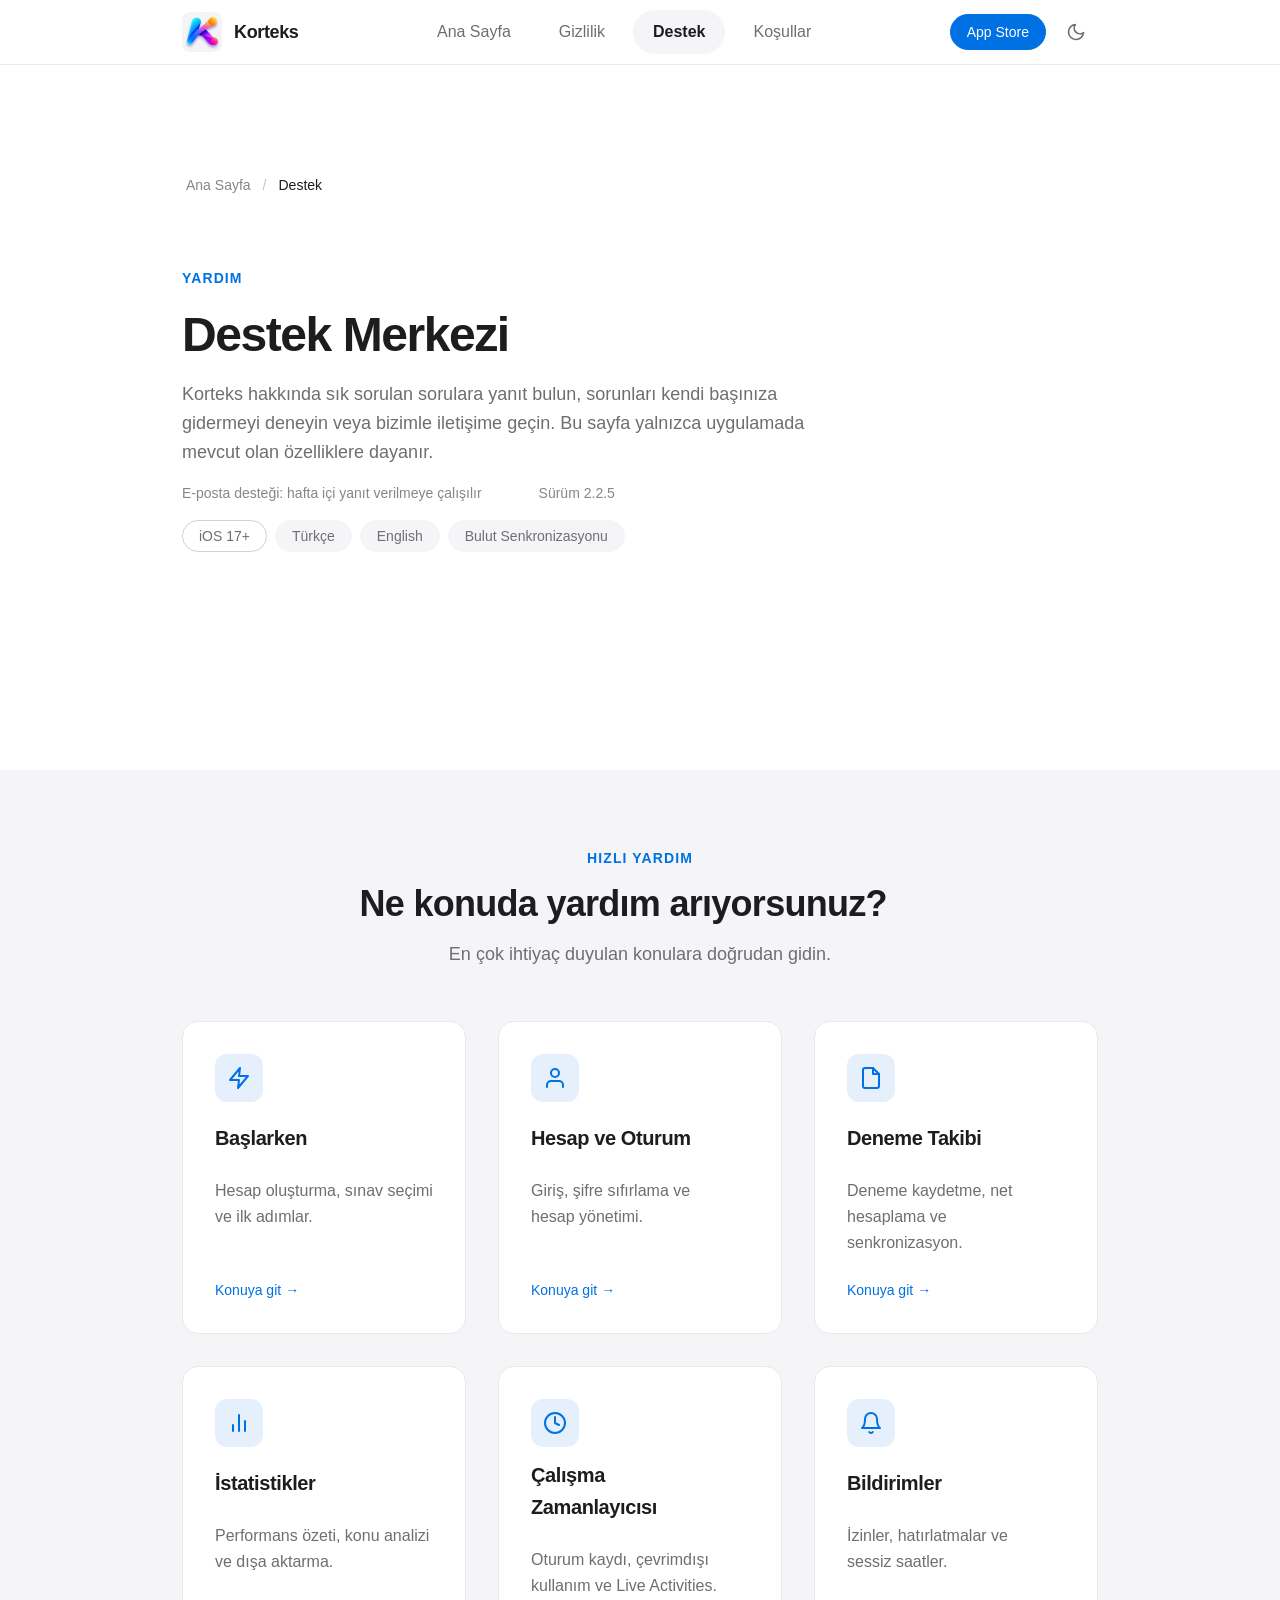
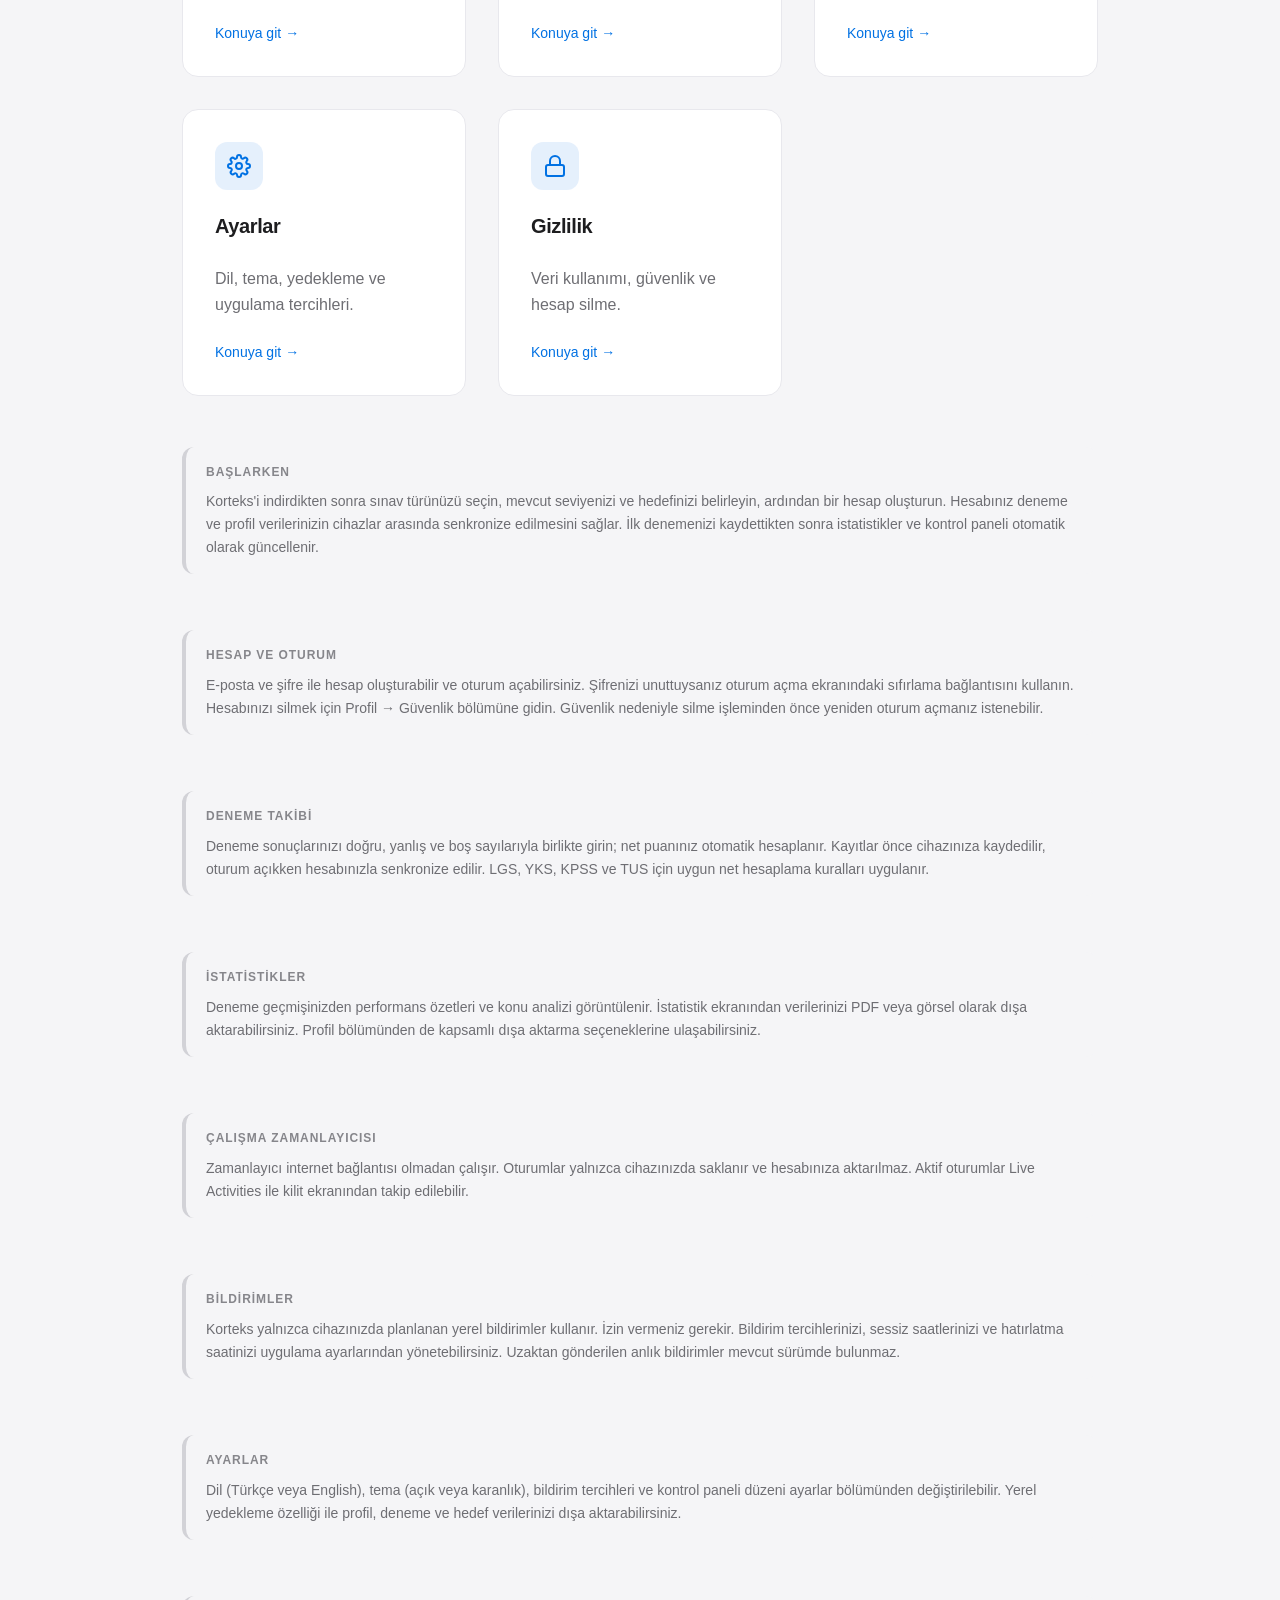
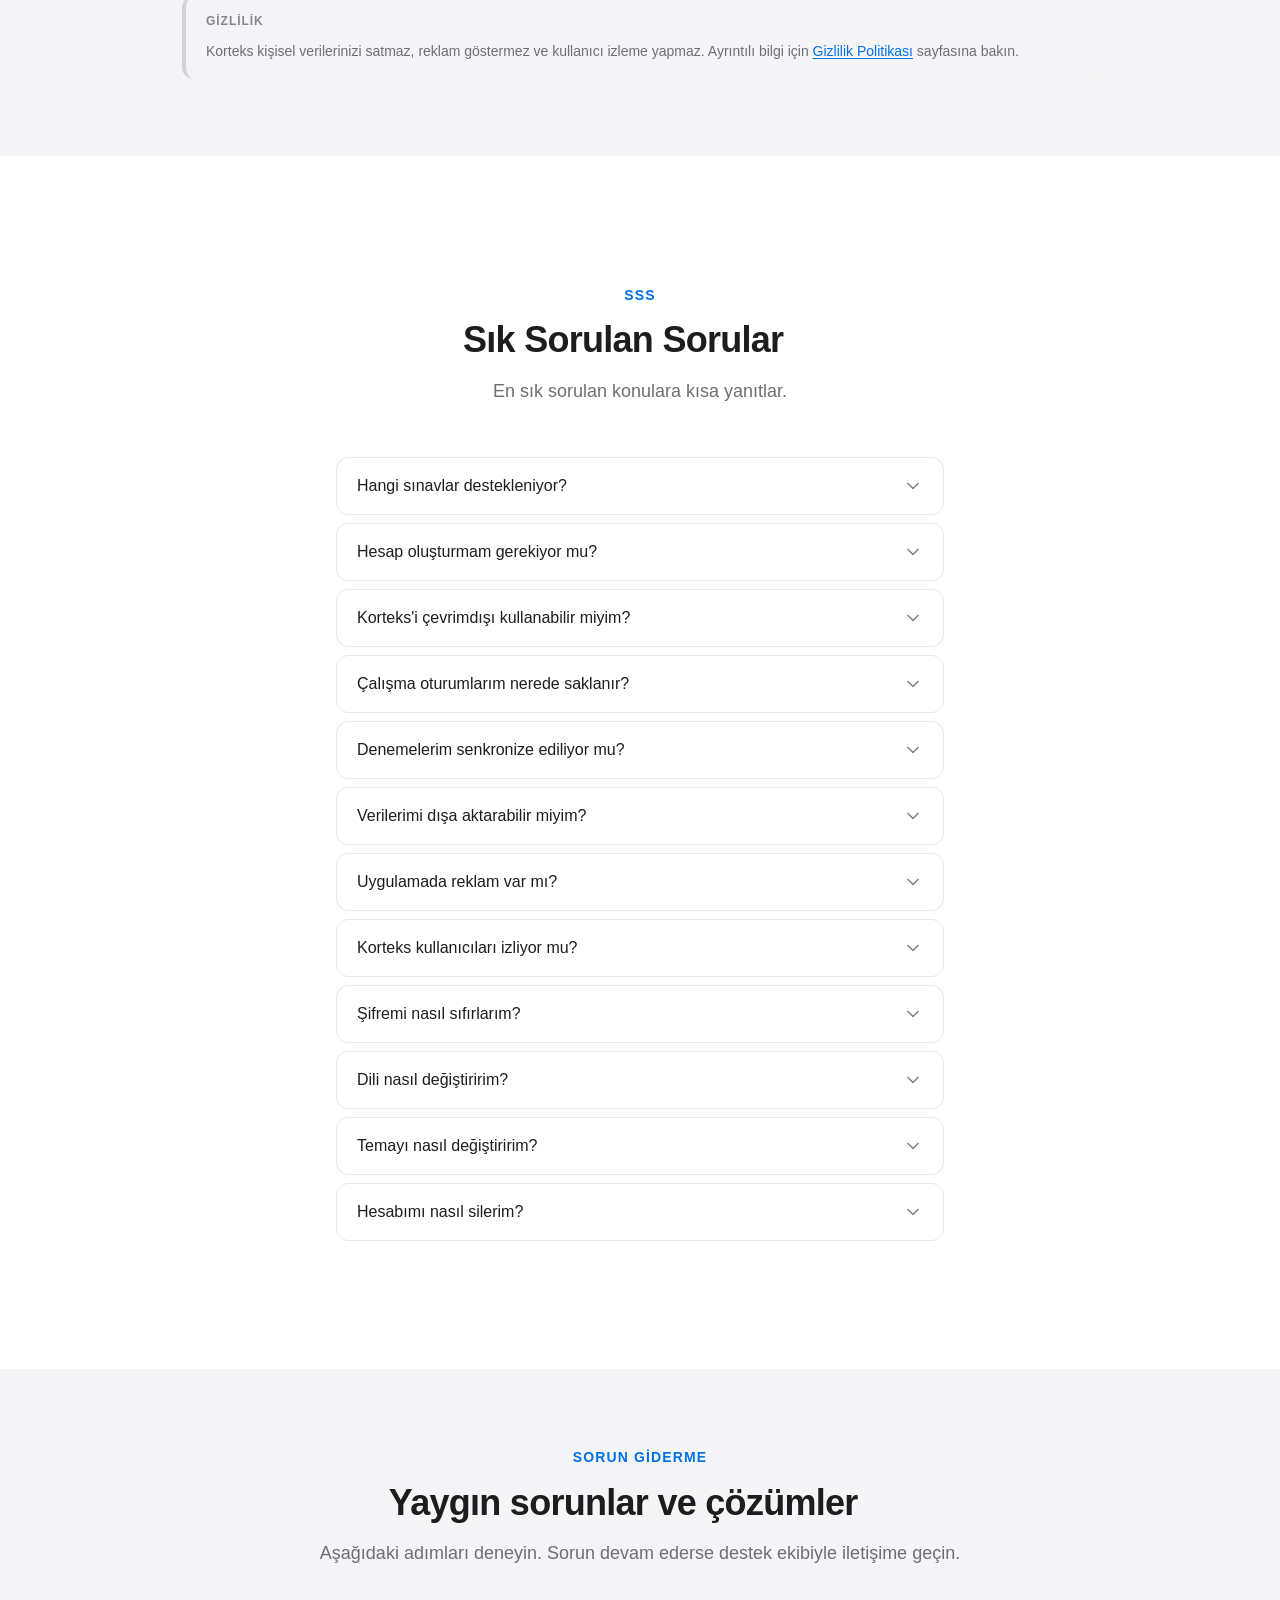
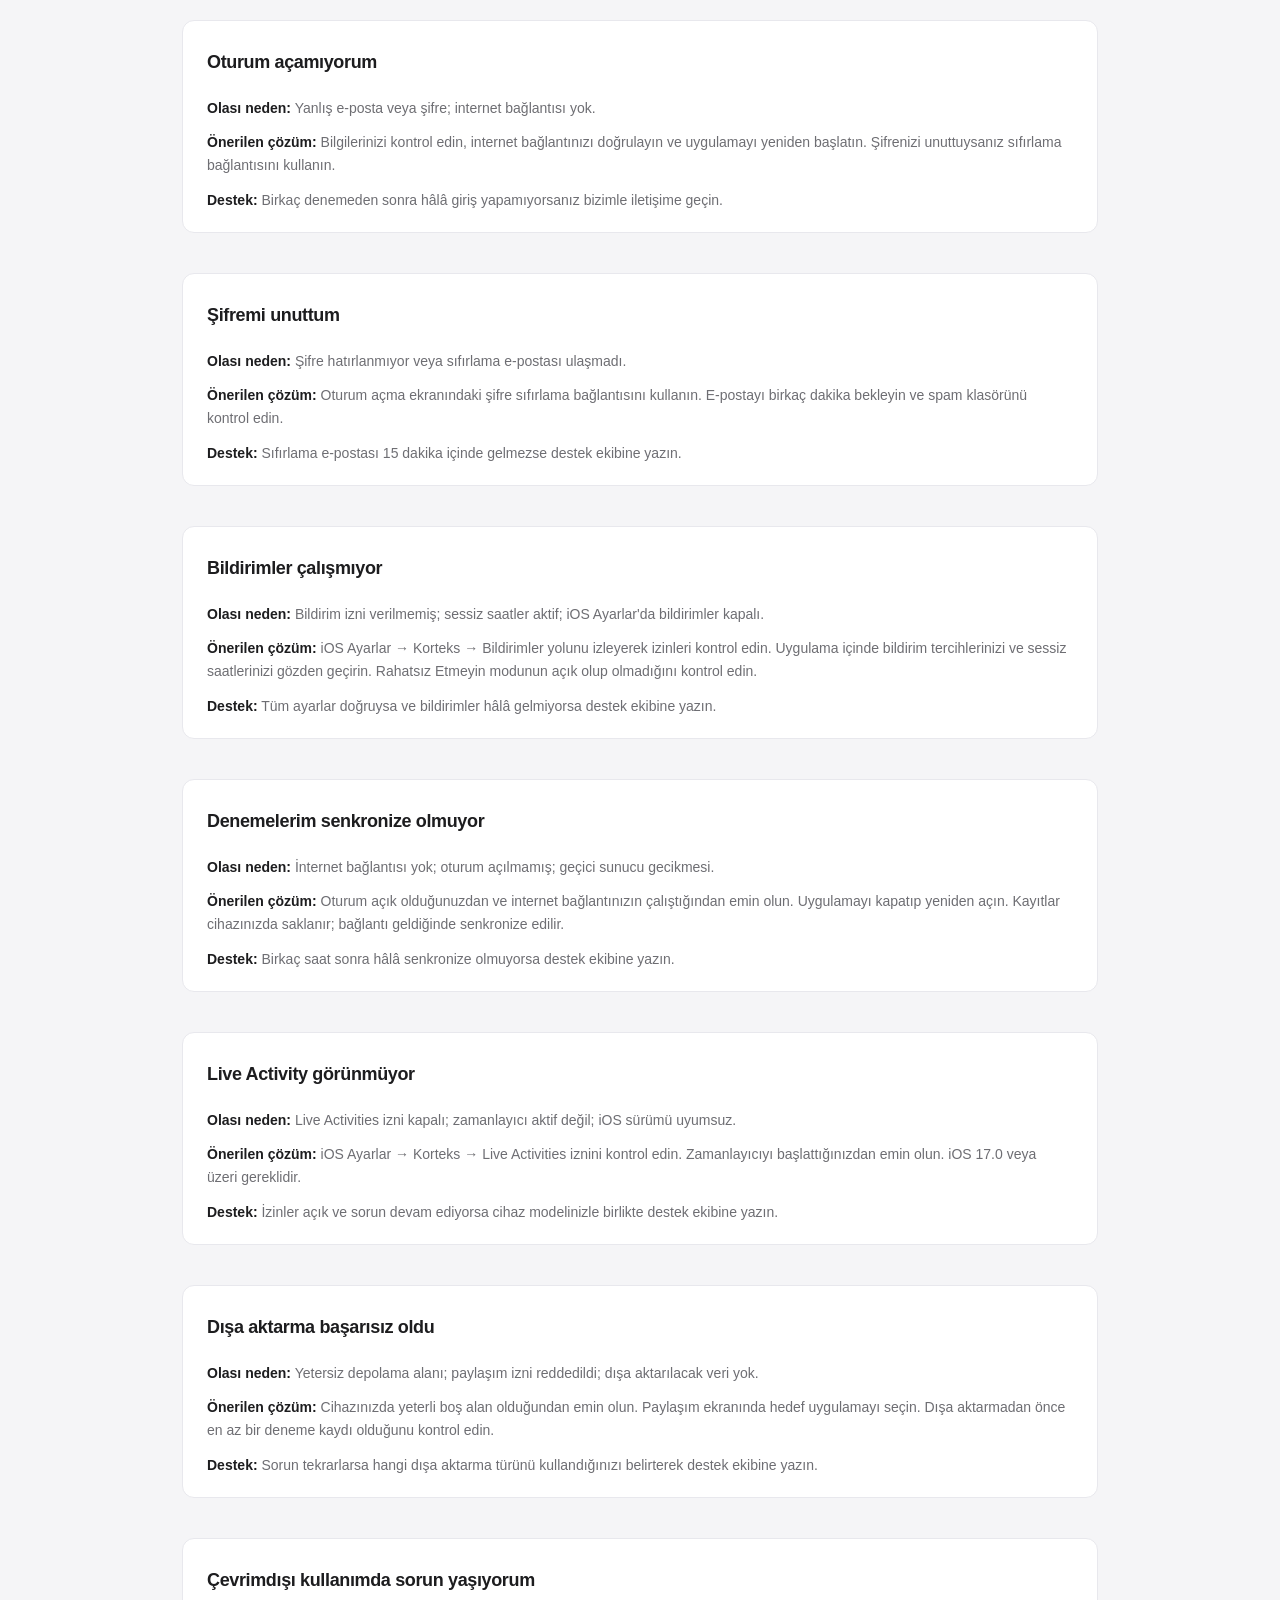
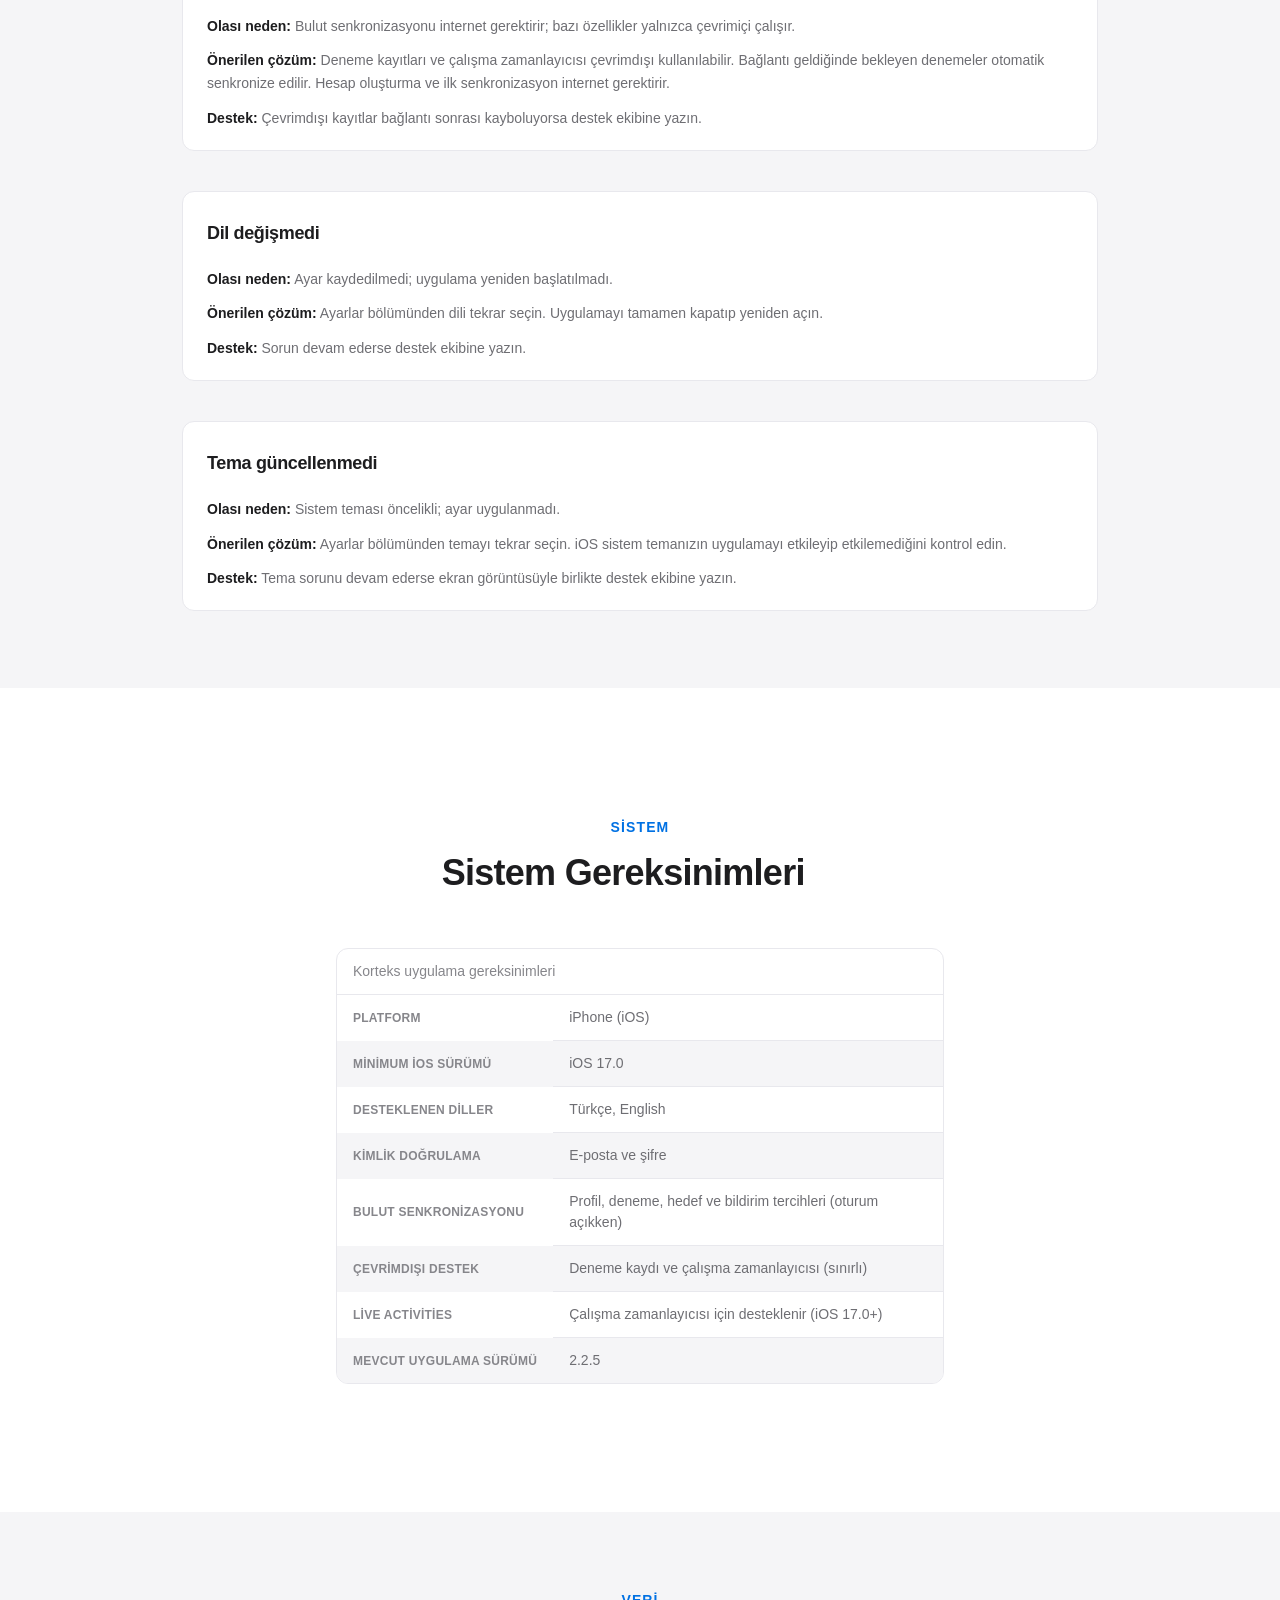
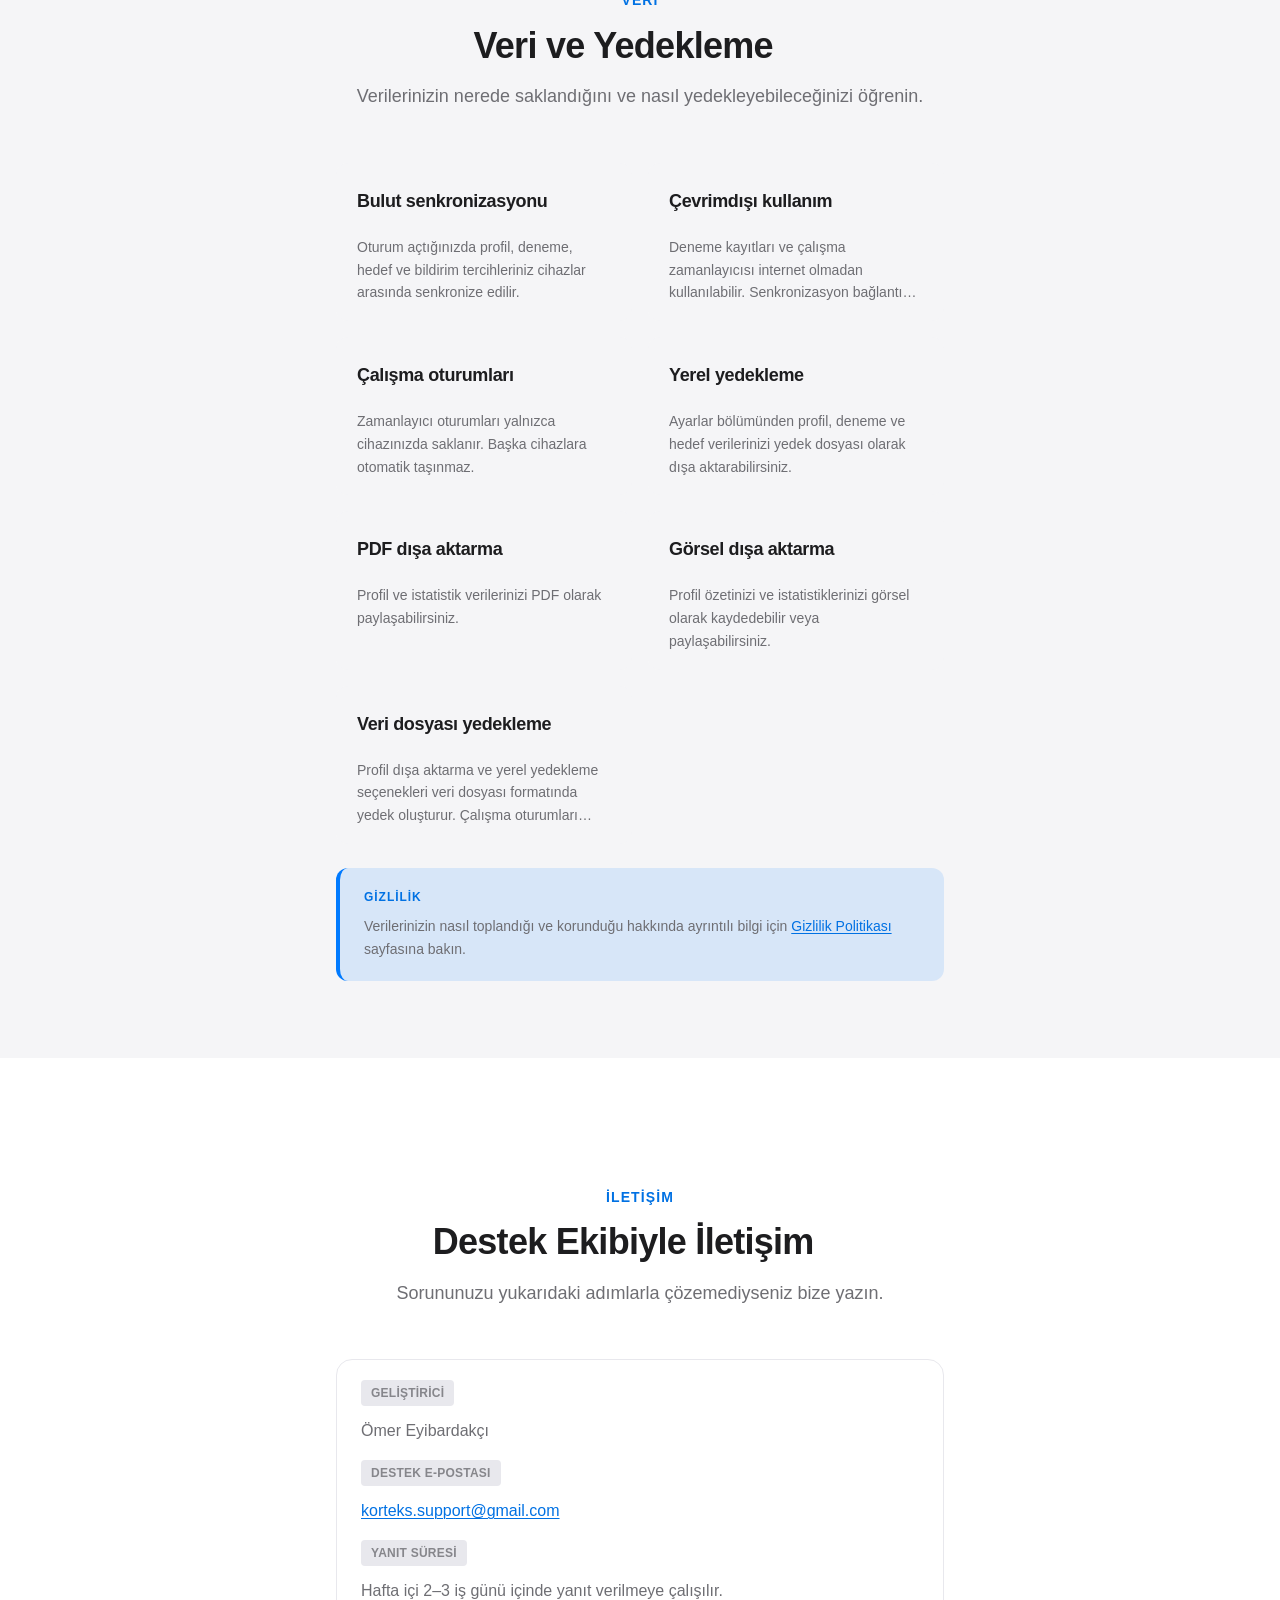
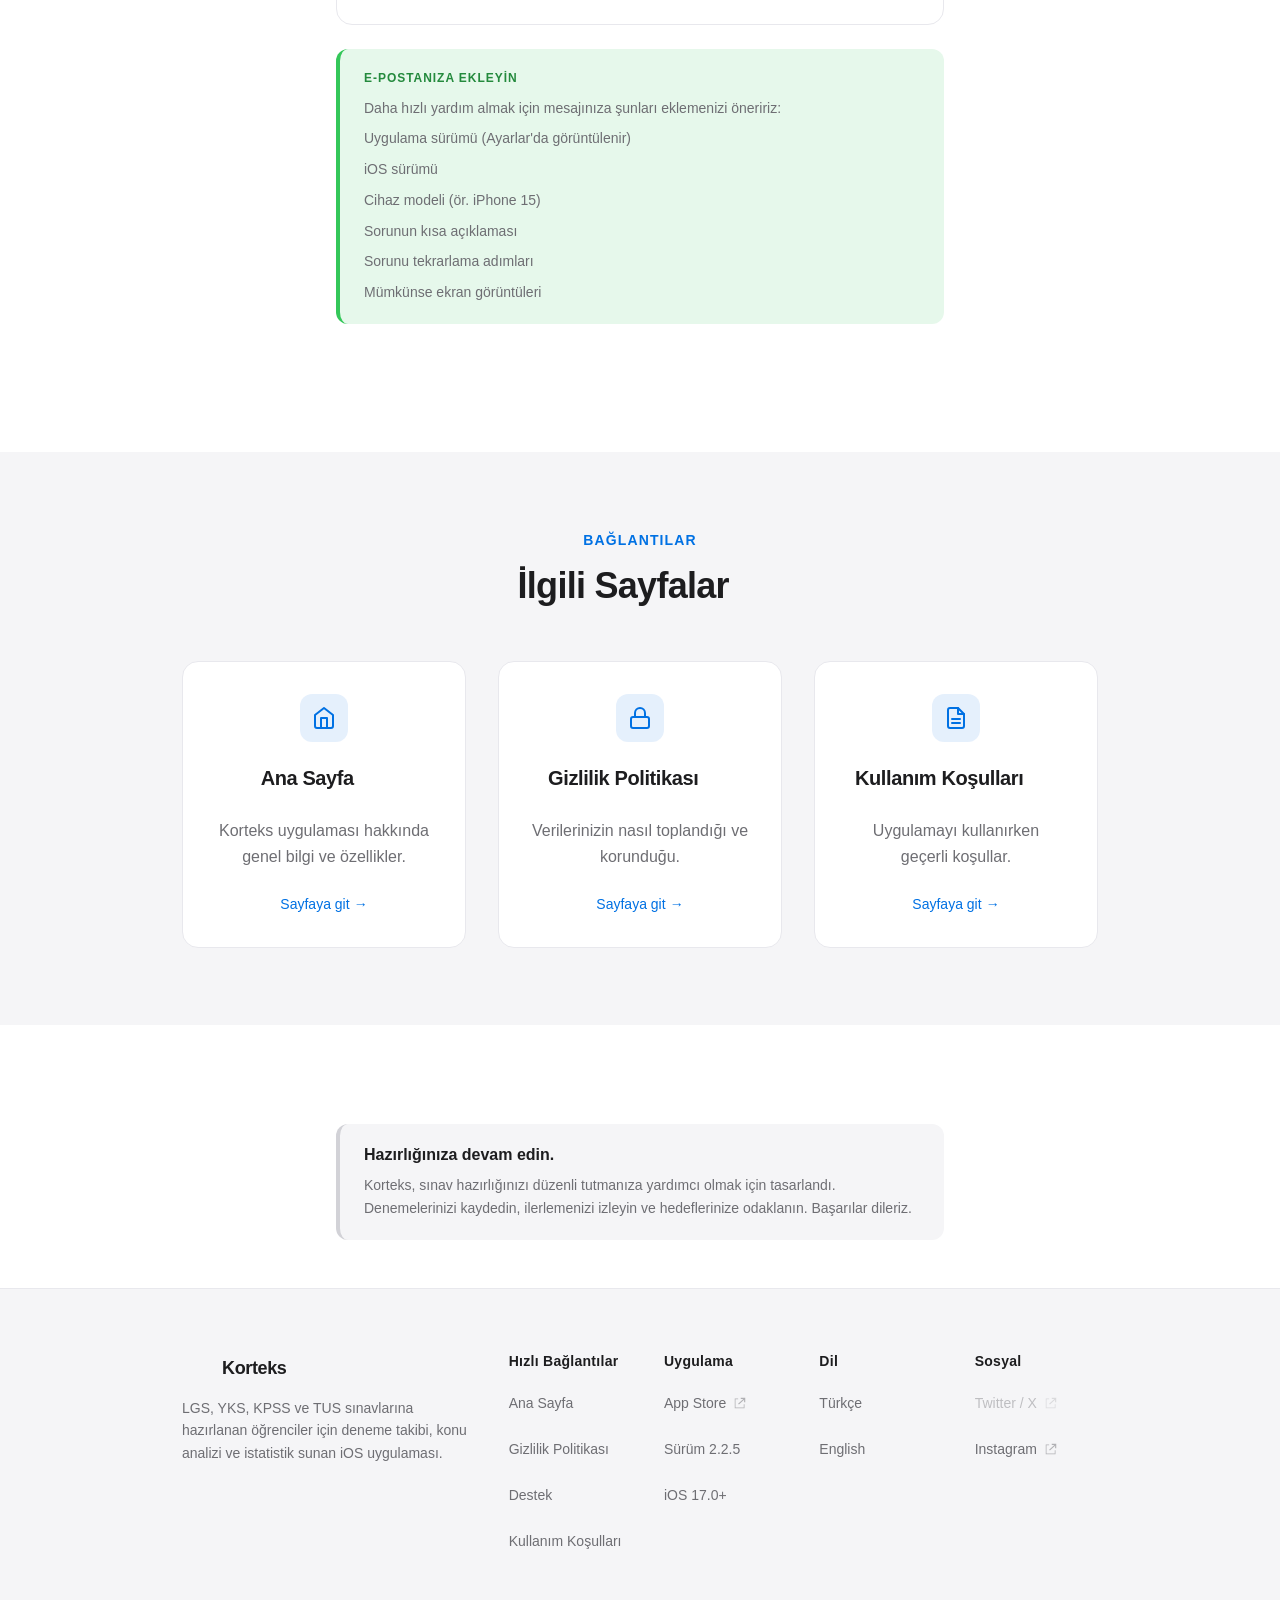
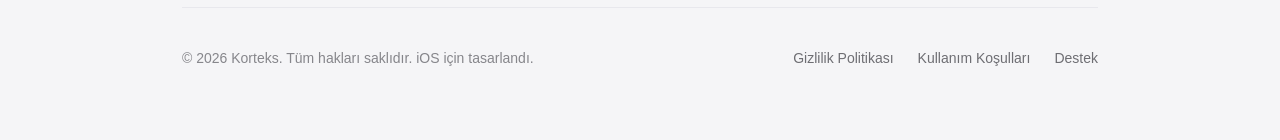
<file: support.html>
<!DOCTYPE html>
<html lang="tr">
<head>
  <meta charset="UTF-8">
  <meta name="viewport" content="width=device-width, initial-scale=1.0">
  <meta name="color-scheme" content="light dark">
  <meta name="theme-color" content="#ffffff" media="(prefers-color-scheme: light)">
  <meta name="theme-color" content="#000000" media="(prefers-color-scheme: dark)">

  <!-- Primary Meta Tags -->
  <title>Destek Merkezi — Korteks | Yardım ve SSS</title>
  <meta name="description" content="Korteks: YKS-KPSS-LGS Analiz — yardım merkezi. Sık sorulan sorular, sorun giderme rehberi, sistem gereksinimleri ve iletişim bilgileri. LGS, YKS, KPSS ve TUS hazırlığı.">
  <meta name="keywords" content="Korteks destek, Korteks yardım, Korteks SSS, deneme takibi, sınav hazırlık, iOS, hesap, senkronizasyon, bildirimler">
  <meta name="author" content="Korteks">
  <meta name="robots" content="index, follow">
  <link rel="canonical" href="https://korteks.app/support.html">

  <!-- Open Graph -->
  <meta property="og:type" content="website">
  <meta property="og:url" content="https://korteks.app/support.html">
  <meta property="og:title" content="Destek Merkezi — Korteks | Yardım ve SSS">
  <meta property="og:description" content="Korteks hakkında hızlı yanıtlar, sorun giderme adımları ve iletişim bilgileri. Hesap, deneme takibi, bildirimler ve daha fazlası.">
  <meta property="og:image" content="https://korteks.app/assets/images/og/korteks-og.png?v=4">
  <meta property="og:image:width" content="1200">
  <meta property="og:image:height" content="630">
  <meta property="og:image:alt" content="Korteks — Destek Merkezi">
  <meta property="og:locale" content="tr_TR">
  <meta property="og:site_name" content="Korteks">

  <!-- Twitter Card -->
  <meta name="twitter:card" content="summary_large_image">
  <meta name="twitter:title" content="Destek Merkezi — Korteks | Yardım ve SSS">
  <meta name="twitter:description" content="Korteks hakkında hızlı yanıtlar, sorun giderme adımları ve iletişim bilgileri. Hesap, deneme takibi, bildirimler ve daha fazlası.">
  <meta name="twitter:image" content="https://korteks.app/assets/images/og/korteks-og.png?v=4">

  <!-- Web App Manifest -->
  <link rel="manifest" href="manifest.webmanifest?v=4">

  <!-- Icons -->
  <link rel="icon" href="favicon.svg?v=4" type="image/svg+xml">
  <link rel="icon" href="assets/icons/favicon.ico?v=4" sizes="any">
  <link rel="icon" href="assets/icons/favicon-96x96.png?v=4" type="image/png" sizes="96x96">
  <link rel="apple-touch-icon" href="assets/icons/apple-touch-icon.png?v=4">

  <meta name="msapplication-TileColor" content="#0071e3">

  <!-- Stylesheet -->
  <link rel="stylesheet" href="assets/css/main.css">
</head>
<body class="page">

  <!-- Skip Navigation -->
  <a href="#main-content" class="skip-link">İçeriğe atla</a>

  <!-- Site Header -->
  <header class="site-header" role="banner">
    <div class="site-header__inner">

      <!-- Brand -->
      <a href="index.html" class="site-header__brand" aria-label="Korteks — Ana Sayfa">
        <img
            src="assets/images/brand/logo.png?v=4"
            alt=""
            class="site-logo"
            width="40"
            height="40"
            decoding="async">
        <span>Korteks</span>
      </a>

      <!-- Primary Navigation -->
      <nav class="site-header__nav" aria-label="Ana navigasyon">
        <ul class="nav__list" role="list">
          <li class="nav__item">
            <a href="index.html" class="nav-link">Ana Sayfa</a>
          </li>
          <li class="nav__item">
            <a href="privacy.html" class="nav-link">Gizlilik</a>
          </li>
          <li class="nav__item">
            <a href="support.html" class="nav-link" aria-current="page">Destek</a>
          </li>
          <li class="nav__item">
            <a href="terms.html" class="nav-link">Koşullar</a>
          </li>
        </ul>
      </nav>

      <!-- Header Actions -->
      <div class="site-header__actions">

        <a
          href="https://apps.apple.com/us/app/korteks-deneme-takip-analiz/id6778207399"
          class="btn btn--primary btn--sm hidden-md-down"
          target="_blank"
          rel="noopener noreferrer"
          aria-label="App Store'dan İndir"
        >
          App Store
        </a>

        <!-- Theme Toggle (placeholder) -->
        <button
          type="button"
          class="theme-toggle"
          aria-label="Tema değiştir"
          aria-pressed="false"
        >
          <svg class="theme-toggle__icon theme-toggle__icon--sun" aria-hidden="true" xmlns="http://www.w3.org/2000/svg" viewBox="0 0 24 24" fill="none" stroke="currentColor" stroke-width="2" stroke-linecap="round" stroke-linejoin="round">
            <circle cx="12" cy="12" r="5"/>
            <line x1="12" y1="1" x2="12" y2="3"/>
            <line x1="12" y1="21" x2="12" y2="23"/>
            <line x1="4.22" y1="4.22" x2="5.64" y2="5.64"/>
            <line x1="18.36" y1="18.36" x2="19.78" y2="19.78"/>
            <line x1="1" y1="12" x2="3" y2="12"/>
            <line x1="21" y1="12" x2="23" y2="12"/>
            <line x1="4.22" y1="19.78" x2="5.64" y2="18.36"/>
            <line x1="18.36" y1="5.64" x2="19.78" y2="4.22"/>
          </svg>
          <svg class="theme-toggle__icon theme-toggle__icon--moon" aria-hidden="true" xmlns="http://www.w3.org/2000/svg" viewBox="0 0 24 24" fill="none" stroke="currentColor" stroke-width="2" stroke-linecap="round" stroke-linejoin="round">
            <path d="M21 12.79A9 9 0 1 1 11.21 3 7 7 0 0 0 21 12.79z"/>
          </svg>
        </button>

        <!-- Mobile Menu Trigger (placeholder) -->
        <button
          type="button"
          class="mobile-menu__trigger site-header__mobile-trigger"
          aria-label="Menüyü aç"
          aria-expanded="false"
          aria-controls="mobile-menu"
        >
          <svg class="mobile-menu__trigger-icon" aria-hidden="true" xmlns="http://www.w3.org/2000/svg" viewBox="0 0 24 24" fill="none" stroke="currentColor" stroke-width="2" stroke-linecap="round" stroke-linejoin="round">
            <line x1="3" y1="6" x2="21" y2="6"/>
            <line x1="3" y1="12" x2="21" y2="12"/>
            <line x1="3" y1="18" x2="21" y2="18"/>
          </svg>
        </button>

      </div>
    </div>
  </header>

  <!-- Mobile Navigation Panel (placeholder) -->
  <div
    id="mobile-menu"
    class="mobile-menu"
    role="dialog"
    aria-label="Mobil navigasyon"
    aria-hidden="true"
  >
    <div class="mobile-menu__overlay" aria-hidden="true"></div>
    <div class="mobile-menu__panel">
      <div class="mobile-menu__header">
        <span class="mobile-menu__title">Menü</span>
        <button type="button" class="mobile-menu__close" aria-label="Menüyü kapat">
          <svg aria-hidden="true" xmlns="http://www.w3.org/2000/svg" viewBox="0 0 24 24" fill="none" stroke="currentColor" stroke-width="2" stroke-linecap="round" stroke-linejoin="round" width="20" height="20">
            <line x1="18" y1="6" x2="6" y2="18"/>
            <line x1="6" y1="6" x2="18" y2="18"/>
          </svg>
        </button>
      </div>
      <nav class="mobile-menu__body" aria-label="Mobil navigasyon">
        <ul class="nav__list nav--vertical nav--mobile" role="list">
          <li class="nav__item">
            <a href="index.html" class="nav-link">Ana Sayfa</a>
          </li>
          <li class="nav__item">
            <a href="privacy.html" class="nav-link">Gizlilik</a>
          </li>
          <li class="nav__item">
            <a href="support.html" class="nav-link" aria-current="page">Destek</a>
          </li>
          <li class="nav__item">
            <a href="terms.html" class="nav-link">Koşullar</a>
          </li>
        </ul>
      </nav>
      <div class="mobile-menu__footer">
        <a
          href="https://apps.apple.com/us/app/korteks-deneme-takip-analiz/id6778207399"
          class="btn btn--primary btn--block"
          target="_blank"
          rel="noopener noreferrer"
          aria-label="App Store'dan İndir"
        >
          App Store
        </a>
      </div>
    </div>
  </div>

  <!-- Main Content -->
  <main id="main-content" class="page__main">
    <div class="page__content">

      <!-- ── 1. Hero ─────────────────────────────────────────────────── -->
      <section class="section section--spacious" id="support-hero" aria-labelledby="support-hero-heading">
        <div class="container">
          <nav class="breadcrumb" aria-label="Konum">
            <ol class="breadcrumb__list" role="list">
              <li class="breadcrumb__item">
                <a href="index.html" class="breadcrumb__link">Ana Sayfa</a>
              </li>
              <li class="breadcrumb__item">
                <span class="breadcrumb__link" aria-current="page">Destek</span>
              </li>
            </ol>
          </nav>

          <header class="page-header page-header--no-border">
            <p class="page-header__eyebrow">Yardım</p>
            <h1 class="page-header__title" id="support-hero-heading">Destek Merkezi</h1>
            <p class="page-header__description">
              Korteks hakkında sık sorulan sorulara yanıt bulun, sorunları kendi başınıza
              gidermeyi deneyin veya bizimle iletişime geçin. Bu sayfa yalnızca uygulamada
              mevcut olan özelliklere dayanır.
            </p>
            <div class="page-header__meta">
              <span>E-posta desteği: hafta içi yanıt verilmeye çalışılır</span>
              <span class="divider--vertical" aria-hidden="true"></span>
              <span>Sürüm 2.2.5</span>
            </div>
            <div class="pill-group">
              <span class="pill pill--outline">iOS 17+</span>
              <span class="pill">Türkçe</span>
              <span class="pill">English</span>
              <span class="pill">Bulut Senkronizasyonu</span>
            </div>
          </header>
        </div>
      </section>

      <!-- ── 2. Quick Help ───────────────────────────────────────────── -->
      <section class="section section--secondary" id="quick-help" aria-labelledby="quick-help-heading">
        <div class="container">
          <div class="section__inner">

            <header class="section__header section__header--center">
              <div class="section-title section-title--center">
                <p class="section-title__eyebrow">Hızlı Yardım</p>
                <h2 class="section-title__heading" id="quick-help-heading">Ne konuda yardım arıyorsunuz?</h2>
                <p class="section-title__subtitle">
                  En çok ihtiyaç duyulan konulara doğrudan gidin.
                </p>
              </div>
            </header>

            <div class="section__content">
              <div class="grid grid--3 grid--gap-lg">

                <a href="#help-getting-started" class="feature-card feature-card--interactive">
                  <div class="feature-card__icon" aria-hidden="true">
                    <svg xmlns="http://www.w3.org/2000/svg" viewBox="0 0 24 24" fill="none" stroke="currentColor" stroke-width="2" stroke-linecap="round" stroke-linejoin="round"><polygon points="13 2 3 14 12 14 11 22 21 10 12 10 13 2"/></svg>
                  </div>
                  <h3 class="feature-card__title">Başlarken</h3>
                  <p class="feature-card__description">Hesap oluşturma, sınav seçimi ve ilk adımlar.</p>
                  <span class="feature-card__link">Konuya git</span>
                </a>

                <a href="#help-account" class="feature-card feature-card--interactive">
                  <div class="feature-card__icon" aria-hidden="true">
                    <svg xmlns="http://www.w3.org/2000/svg" viewBox="0 0 24 24" fill="none" stroke="currentColor" stroke-width="2" stroke-linecap="round" stroke-linejoin="round"><path d="M20 21v-2a4 4 0 0 0-4-4H8a4 4 0 0 0-4 4v2"/><circle cx="12" cy="7" r="4"/></svg>
                  </div>
                  <h3 class="feature-card__title">Hesap ve Oturum</h3>
                  <p class="feature-card__description">Giriş, şifre sıfırlama ve hesap yönetimi.</p>
                  <span class="feature-card__link">Konuya git</span>
                </a>

                <a href="#help-trials" class="feature-card feature-card--interactive">
                  <div class="feature-card__icon" aria-hidden="true">
                    <svg xmlns="http://www.w3.org/2000/svg" viewBox="0 0 24 24" fill="none" stroke="currentColor" stroke-width="2" stroke-linecap="round" stroke-linejoin="round"><path d="M14 2H6a2 2 0 0 0-2 2v16a2 2 0 0 0 2 2h12a2 2 0 0 0 2-2V8z"/><polyline points="14 2 14 8 20 8"/></svg>
                  </div>
                  <h3 class="feature-card__title">Deneme Takibi</h3>
                  <p class="feature-card__description">Deneme kaydetme, net hesaplama ve senkronizasyon.</p>
                  <span class="feature-card__link">Konuya git</span>
                </a>

                <a href="#help-statistics" class="feature-card feature-card--interactive">
                  <div class="feature-card__icon" aria-hidden="true">
                    <svg xmlns="http://www.w3.org/2000/svg" viewBox="0 0 24 24" fill="none" stroke="currentColor" stroke-width="2" stroke-linecap="round" stroke-linejoin="round"><line x1="18" y1="20" x2="18" y2="10"/><line x1="12" y1="20" x2="12" y2="4"/><line x1="6" y1="20" x2="6" y2="14"/></svg>
                  </div>
                  <h3 class="feature-card__title">İstatistikler</h3>
                  <p class="feature-card__description">Performans özeti, konu analizi ve dışa aktarma.</p>
                  <span class="feature-card__link">Konuya git</span>
                </a>

                <a href="#help-timer" class="feature-card feature-card--interactive">
                  <div class="feature-card__icon" aria-hidden="true">
                    <svg xmlns="http://www.w3.org/2000/svg" viewBox="0 0 24 24" fill="none" stroke="currentColor" stroke-width="2" stroke-linecap="round" stroke-linejoin="round"><circle cx="12" cy="12" r="10"/><polyline points="12 6 12 12 16 14"/></svg>
                  </div>
                  <h3 class="feature-card__title">Çalışma Zamanlayıcısı</h3>
                  <p class="feature-card__description">Oturum kaydı, çevrimdışı kullanım ve Live Activities.</p>
                  <span class="feature-card__link">Konuya git</span>
                </a>

                <a href="#help-notifications" class="feature-card feature-card--interactive">
                  <div class="feature-card__icon" aria-hidden="true">
                    <svg xmlns="http://www.w3.org/2000/svg" viewBox="0 0 24 24" fill="none" stroke="currentColor" stroke-width="2" stroke-linecap="round" stroke-linejoin="round"><path d="M18 8A6 6 0 0 0 6 8c0 7-3 9-3 9h18s-3-2-3-9"/><path d="M13.73 21a2 2 0 0 1-3.46 0"/></svg>
                  </div>
                  <h3 class="feature-card__title">Bildirimler</h3>
                  <p class="feature-card__description">İzinler, hatırlatmalar ve sessiz saatler.</p>
                  <span class="feature-card__link">Konuya git</span>
                </a>

                <a href="#help-settings" class="feature-card feature-card--interactive">
                  <div class="feature-card__icon" aria-hidden="true">
                    <svg xmlns="http://www.w3.org/2000/svg" viewBox="0 0 24 24" fill="none" stroke="currentColor" stroke-width="2" stroke-linecap="round" stroke-linejoin="round"><circle cx="12" cy="12" r="3"/><path d="M19.4 15a1.65 1.65 0 0 0 .33 1.82l.06.06a2 2 0 0 1-2.83 2.83l-.06-.06a1.65 1.65 0 0 0-1.82-.33 1.65 1.65 0 0 0-1 1.51V21a2 2 0 0 1-4 0v-.09A1.65 1.65 0 0 0 9 19.4a1.65 1.65 0 0 0-1.82.33l-.06.06a2 2 0 0 1-2.83-2.83l.06-.06A1.65 1.65 0 0 0 4.68 15a1.65 1.65 0 0 0-1.51-1H3a2 2 0 0 1 0-4h.09A1.65 1.65 0 0 0 4.6 9a1.65 1.65 0 0 0-.33-1.82l-.06-.06a2 2 0 0 1 2.83-2.83l.06.06A1.65 1.65 0 0 0 9 4.68a1.65 1.65 0 0 0 1-1.51V3a2 2 0 0 1 4 0v.09a1.65 1.65 0 0 0 1 1.51 1.65 1.65 0 0 0 1.82-.33l.06-.06a2 2 0 0 1 2.83 2.83l-.06.06A1.65 1.65 0 0 0 19.4 9a1.65 1.65 0 0 0 1.51 1H21a2 2 0 0 1 0 4h-.09a1.65 1.65 0 0 0-1.51 1z"/></svg>
                  </div>
                  <h3 class="feature-card__title">Ayarlar</h3>
                  <p class="feature-card__description">Dil, tema, yedekleme ve uygulama tercihleri.</p>
                  <span class="feature-card__link">Konuya git</span>
                </a>

                <a href="#help-privacy" class="feature-card feature-card--interactive">
                  <div class="feature-card__icon" aria-hidden="true">
                    <svg xmlns="http://www.w3.org/2000/svg" viewBox="0 0 24 24" fill="none" stroke="currentColor" stroke-width="2" stroke-linecap="round" stroke-linejoin="round"><rect x="3" y="11" width="18" height="11" rx="2" ry="2"/><path d="M7 11V7a5 5 0 0 1 10 0v4"/></svg>
                  </div>
                  <h3 class="feature-card__title">Gizlilik</h3>
                  <p class="feature-card__description">Veri kullanımı, güvenlik ve hesap silme.</p>
                  <span class="feature-card__link">Konuya git</span>
                </a>

              </div>
            </div>

            <!-- Quick Help Topic Summaries -->
            <div class="section__content stack stack--8">

              <article id="help-getting-started" class="callout callout--neutral callout--compact">
                <p class="callout__label">Başlarken</p>
                <p class="callout__content">
                  Korteks'i indirdikten sonra sınav türünüzü seçin, mevcut seviyenizi ve hedefinizi
                  belirleyin, ardından bir hesap oluşturun. Hesabınız deneme ve profil verilerinizin
                  cihazlar arasında senkronize edilmesini sağlar. İlk denemenizi kaydettikten sonra
                  istatistikler ve kontrol paneli otomatik olarak güncellenir.
                </p>
              </article>

              <article id="help-account" class="callout callout--neutral callout--compact">
                <p class="callout__label">Hesap ve Oturum</p>
                <p class="callout__content">
                  E-posta ve şifre ile hesap oluşturabilir ve oturum açabilirsiniz. Şifrenizi
                  unuttuysanız oturum açma ekranındaki sıfırlama bağlantısını kullanın. Hesabınızı
                  silmek için Profil → Güvenlik bölümüne gidin. Güvenlik nedeniyle silme işleminden
                  önce yeniden oturum açmanız istenebilir.
                </p>
              </article>

              <article id="help-trials" class="callout callout--neutral callout--compact">
                <p class="callout__label">Deneme Takibi</p>
                <p class="callout__content">
                  Deneme sonuçlarınızı doğru, yanlış ve boş sayılarıyla birlikte girin; net puanınız
                  otomatik hesaplanır. Kayıtlar önce cihazınıza kaydedilir, oturum açıkken hesabınızla
                  senkronize edilir. LGS, YKS, KPSS ve TUS için uygun net hesaplama kuralları uygulanır.
                </p>
              </article>

              <article id="help-statistics" class="callout callout--neutral callout--compact">
                <p class="callout__label">İstatistikler</p>
                <p class="callout__content">
                  Deneme geçmişinizden performans özetleri ve konu analizi görüntülenir. İstatistik
                  ekranından verilerinizi PDF veya görsel olarak dışa aktarabilirsiniz. Profil
                  bölümünden de kapsamlı dışa aktarma seçeneklerine ulaşabilirsiniz.
                </p>
              </article>

              <article id="help-timer" class="callout callout--neutral callout--compact">
                <p class="callout__label">Çalışma Zamanlayıcısı</p>
                <p class="callout__content">
                  Zamanlayıcı internet bağlantısı olmadan çalışır. Oturumlar yalnızca cihazınızda
                  saklanır ve hesabınıza aktarılmaz. Aktif oturumlar Live Activities ile kilit
                  ekranından takip edilebilir.
                </p>
              </article>

              <article id="help-notifications" class="callout callout--neutral callout--compact">
                <p class="callout__label">Bildirimler</p>
                <p class="callout__content">
                  Korteks yalnızca cihazınızda planlanan yerel bildirimler kullanır. İzin vermeniz
                  gerekir. Bildirim tercihlerinizi, sessiz saatlerinizi ve hatırlatma saatinizi
                  uygulama ayarlarından yönetebilirsiniz. Uzaktan gönderilen anlık bildirimler
                  mevcut sürümde bulunmaz.
                </p>
              </article>

              <article id="help-settings" class="callout callout--neutral callout--compact">
                <p class="callout__label">Ayarlar</p>
                <p class="callout__content">
                  Dil (Türkçe veya English), tema (açık veya karanlık), bildirim tercihleri ve
                  kontrol paneli düzeni ayarlar bölümünden değiştirilebilir. Yerel yedekleme
                  özelliği ile profil, deneme ve hedef verilerinizi dışa aktarabilirsiniz.
                </p>
              </article>

              <article id="help-privacy" class="callout callout--neutral callout--compact">
                <p class="callout__label">Gizlilik</p>
                <p class="callout__content">
                  Korteks kişisel verilerinizi satmaz, reklam göstermez ve kullanıcı izleme yapmaz.
                  Ayrıntılı bilgi için
                  <a href="privacy.html">Gizlilik Politikası</a> sayfasına bakın.
                </p>
              </article>

            </div>

          </div>
        </div>
      </section>

      <!-- ── 3. FAQ ──────────────────────────────────────────────────── -->
      <section class="section" id="faq" aria-labelledby="faq-heading">
        <div class="container container--narrow">
          <div class="section__inner">

            <header class="section__header section__header--center">
              <div class="section-title section-title--center">
                <p class="section-title__eyebrow">SSS</p>
                <h2 class="section-title__heading" id="faq-heading">Sık Sorulan Sorular</h2>
                <p class="section-title__subtitle">
                  En sık sorulan konulara kısa yanıtlar.
                </p>
              </div>
            </header>

            <div class="section__content">
              <div class="accordion" role="list">

                <details class="accordion__item" id="faq-exams">
                  <summary class="accordion__trigger">
                    Hangi sınavlar destekleniyor?
                    <svg class="accordion__icon" aria-hidden="true" xmlns="http://www.w3.org/2000/svg" viewBox="0 0 24 24" fill="none" stroke="currentColor" stroke-width="2" stroke-linecap="round" stroke-linejoin="round"><polyline points="6 9 12 15 18 9"/></svg>
                  </summary>
                  <div class="accordion__panel">
                    <p>Korteks; LGS, YKS, KPSS ve TUS sınavlarına hazırlanan adaylar için tasarlanmıştır. Her sınav türü için uygun net hesaplama kuralları uygulanır.</p>
                  </div>
                </details>

                <details class="accordion__item" id="faq-account">
                  <summary class="accordion__trigger">
                    Hesap oluşturmam gerekiyor mu?
                    <svg class="accordion__icon" aria-hidden="true" xmlns="http://www.w3.org/2000/svg" viewBox="0 0 24 24" fill="none" stroke="currentColor" stroke-width="2" stroke-linecap="round" stroke-linejoin="round"><polyline points="6 9 12 15 18 9"/></svg>
                  </summary>
                  <div class="accordion__panel">
                    <p>Deneme ve profil verilerinizin cihazlar arasında senkronize edilmesi için e-posta ve şifre ile bir hesap oluşturmanız gerekir. Çalışma zamanlayıcısı hesap olmadan da kullanılabilir; ancak oturumlar yalnızca o cihazda kalır.</p>
                  </div>
                </details>

                <details class="accordion__item" id="faq-offline">
                  <summary class="accordion__trigger">
                    Korteks'i çevrimdışı kullanabilir miyim?
                    <svg class="accordion__icon" aria-hidden="true" xmlns="http://www.w3.org/2000/svg" viewBox="0 0 24 24" fill="none" stroke="currentColor" stroke-width="2" stroke-linecap="round" stroke-linejoin="round"><polyline points="6 9 12 15 18 9"/></svg>
                  </summary>
                  <div class="accordion__panel">
                    <p>Evet, kısmen. Deneme kayıtları önce cihazınıza kaydedilir; internet bağlantınız olduğunda hesabınızla senkronize edilir. Çalışma zamanlayıcısı tamamen çevrimdışı çalışır. Bulut senkronizasyonu için internet bağlantısı gereklidir.</p>
                  </div>
                </details>

                <details class="accordion__item" id="faq-study-sessions">
                  <summary class="accordion__trigger">
                    Çalışma oturumlarım nerede saklanır?
                    <svg class="accordion__icon" aria-hidden="true" xmlns="http://www.w3.org/2000/svg" viewBox="0 0 24 24" fill="none" stroke="currentColor" stroke-width="2" stroke-linecap="round" stroke-linejoin="round"><polyline points="6 9 12 15 18 9"/></svg>
                  </summary>
                  <div class="accordion__panel">
                    <p>Çalışma zamanlayıcısı oturumları yalnızca cihazınızda saklanır. Hesabınıza veya buluta aktarılmaz. Cihaz değiştirdiğinizde bu oturumlar otomatik olarak taşınmaz.</p>
                  </div>
                </details>

                <details class="accordion__item" id="faq-sync">
                  <summary class="accordion__trigger">
                    Denemelerim senkronize ediliyor mu?
                    <svg class="accordion__icon" aria-hidden="true" xmlns="http://www.w3.org/2000/svg" viewBox="0 0 24 24" fill="none" stroke="currentColor" stroke-width="2" stroke-linecap="round" stroke-linejoin="round"><polyline points="6 9 12 15 18 9"/></svg>
                  </summary>
                  <div class="accordion__panel">
                    <p>Oturum açtığınızda deneme kayıtlarınız cihazınız ile hesabınız arasında senkronize edilir. Yeni bir cihazda oturum açtığınızda daha önce kaydedilmiş denemeleriniz indirilir. İnternet bağlantısı olmadığında kayıtlar cihazınızda bekletilir.</p>
                  </div>
                </details>

                <details class="accordion__item" id="faq-export">
                  <summary class="accordion__trigger">
                    Verilerimi dışa aktarabilir miyim?
                    <svg class="accordion__icon" aria-hidden="true" xmlns="http://www.w3.org/2000/svg" viewBox="0 0 24 24" fill="none" stroke="currentColor" stroke-width="2" stroke-linecap="round" stroke-linejoin="round"><polyline points="6 9 12 15 18 9"/></svg>
                  </summary>
                  <div class="accordion__panel">
                    <p>Evet. Profil verilerinizi PDF, görsel veya veri dosyası olarak; istatistiklerinizi PDF veya görsel olarak dışa aktarabilirsiniz. Ayarlar bölümünden yerel yedekleme ile profil, deneme ve hedef verilerinizi yedekleyebilirsiniz. Yedek dosyası çalışma oturumlarını içermez.</p>
                  </div>
                </details>

                <details class="accordion__item" id="faq-ads">
                  <summary class="accordion__trigger">
                    Uygulamada reklam var mı?
                    <svg class="accordion__icon" aria-hidden="true" xmlns="http://www.w3.org/2000/svg" viewBox="0 0 24 24" fill="none" stroke="currentColor" stroke-width="2" stroke-linecap="round" stroke-linejoin="round"><polyline points="6 9 12 15 18 9"/></svg>
                  </summary>
                  <div class="accordion__panel">
                    <p>Hayır. Korteks'te reklam bulunmaz.</p>
                  </div>
                </details>

                <details class="accordion__item" id="faq-tracking">
                  <summary class="accordion__trigger">
                    Korteks kullanıcıları izliyor mu?
                    <svg class="accordion__icon" aria-hidden="true" xmlns="http://www.w3.org/2000/svg" viewBox="0 0 24 24" fill="none" stroke="currentColor" stroke-width="2" stroke-linecap="round" stroke-linejoin="round"><polyline points="6 9 12 15 18 9"/></svg>
                  </summary>
                  <div class="accordion__panel">
                    <p>Hayır. Korteks reklam izleme, davranış profilleme veya üçüncü taraf analitik hizmetleri kullanmaz. Kişisel verileriniz satılmaz.</p>
                  </div>
                </details>

                <details class="accordion__item" id="faq-password">
                  <summary class="accordion__trigger">
                    Şifremi nasıl sıfırlarım?
                    <svg class="accordion__icon" aria-hidden="true" xmlns="http://www.w3.org/2000/svg" viewBox="0 0 24 24" fill="none" stroke="currentColor" stroke-width="2" stroke-linecap="round" stroke-linejoin="round"><polyline points="6 9 12 15 18 9"/></svg>
                  </summary>
                  <div class="accordion__panel">
                    <p>Oturum açma ekranındaki "Şifremi Unuttum" bağlantısına dokunun. Kayıtlı e-posta adresinize şifre sıfırlama bağlantısı gönderilir. E-postayı birkaç dakika içinde almazsanız spam klasörünüzü kontrol edin.</p>
                  </div>
                </details>

                <details class="accordion__item" id="faq-language">
                  <summary class="accordion__trigger">
                    Dili nasıl değiştiririm?
                    <svg class="accordion__icon" aria-hidden="true" xmlns="http://www.w3.org/2000/svg" viewBox="0 0 24 24" fill="none" stroke="currentColor" stroke-width="2" stroke-linecap="round" stroke-linejoin="round"><polyline points="6 9 12 15 18 9"/></svg>
                  </summary>
                  <div class="accordion__panel">
                    <p>Ayarlar bölümünden Türkçe veya English dilini seçebilirsiniz. Dil tercihi cihazınızda saklanır.</p>
                  </div>
                </details>

                <details class="accordion__item" id="faq-theme">
                  <summary class="accordion__trigger">
                    Temayı nasıl değiştiririm?
                    <svg class="accordion__icon" aria-hidden="true" xmlns="http://www.w3.org/2000/svg" viewBox="0 0 24 24" fill="none" stroke="currentColor" stroke-width="2" stroke-linecap="round" stroke-linejoin="round"><polyline points="6 9 12 15 18 9"/></svg>
                  </summary>
                  <div class="accordion__panel">
                    <p>Ayarlar bölümünden açık veya karanlık temayı seçebilirsiniz. Tema tercihi cihazınızda saklanır ve sistem temanızla uyumlu çalışabilir.</p>
                  </div>
                </details>

                <details class="accordion__item" id="faq-delete-account">
                  <summary class="accordion__trigger">
                    Hesabımı nasıl silerim?
                    <svg class="accordion__icon" aria-hidden="true" xmlns="http://www.w3.org/2000/svg" viewBox="0 0 24 24" fill="none" stroke="currentColor" stroke-width="2" stroke-linecap="round" stroke-linejoin="round"><polyline points="6 9 12 15 18 9"/></svg>
                  </summary>
                  <div class="accordion__panel">
                    <p>Profil → Güvenlik bölümünden hesabınızı silebilirsiniz. İşlem geri alınamaz. Güvenlik nedeniyle yeniden oturum açmanız istenebilir. Hesap silme işlemi cihazınızdaki tüm verileri otomatik olarak temizlemez; ayrıntılar için <a href="privacy.html#account-deletion">Gizlilik Politikası</a> bölümüne bakın.</p>
                  </div>
                </details>

              </div>
            </div>

          </div>
        </div>
      </section>

      <!-- ── 4. Troubleshooting ──────────────────────────────────────── -->
      <section class="section section--secondary" id="troubleshooting" aria-labelledby="troubleshooting-heading">
        <div class="container">
          <div class="section__inner">

            <header class="section__header section__header--center">
              <div class="section-title section-title--center">
                <p class="section-title__eyebrow">Sorun Giderme</p>
                <h2 class="section-title__heading" id="troubleshooting-heading">Yaygın sorunlar ve çözümler</h2>
                <p class="section-title__subtitle">
                  Aşağıdaki adımları deneyin. Sorun devam ederse destek ekibiyle iletişime geçin.
                </p>
              </div>
            </header>

            <div class="section__content stack stack--4">

              <article class="content-card" id="issue-sign-in">
                <h3 class="content-card__title">Oturum açamıyorum</h3>
                <p class="content-card__excerpt"><strong>Olası neden:</strong> Yanlış e-posta veya şifre; internet bağlantısı yok.</p>
                <p class="content-card__excerpt"><strong>Önerilen çözüm:</strong> Bilgilerinizi kontrol edin, internet bağlantınızı doğrulayın ve uygulamayı yeniden başlatın. Şifrenizi unuttuysanız sıfırlama bağlantısını kullanın.</p>
                <p class="content-card__excerpt"><strong>Destek:</strong> Birkaç denemeden sonra hâlâ giriş yapamıyorsanız bizimle iletişime geçin.</p>
              </article>

              <article class="content-card" id="issue-password">
                <h3 class="content-card__title">Şifremi unuttum</h3>
                <p class="content-card__excerpt"><strong>Olası neden:</strong> Şifre hatırlanmıyor veya sıfırlama e-postası ulaşmadı.</p>
                <p class="content-card__excerpt"><strong>Önerilen çözüm:</strong> Oturum açma ekranındaki şifre sıfırlama bağlantısını kullanın. E-postayı birkaç dakika bekleyin ve spam klasörünü kontrol edin.</p>
                <p class="content-card__excerpt"><strong>Destek:</strong> Sıfırlama e-postası 15 dakika içinde gelmezse destek ekibine yazın.</p>
              </article>

              <article class="content-card" id="issue-notifications">
                <h3 class="content-card__title">Bildirimler çalışmıyor</h3>
                <p class="content-card__excerpt"><strong>Olası neden:</strong> Bildirim izni verilmemiş; sessiz saatler aktif; iOS Ayarlar'da bildirimler kapalı.</p>
                <p class="content-card__excerpt"><strong>Önerilen çözüm:</strong> iOS Ayarlar → Korteks → Bildirimler yolunu izleyerek izinleri kontrol edin. Uygulama içinde bildirim tercihlerinizi ve sessiz saatlerinizi gözden geçirin. Rahatsız Etmeyin modunun açık olup olmadığını kontrol edin.</p>
                <p class="content-card__excerpt"><strong>Destek:</strong> Tüm ayarlar doğruysa ve bildirimler hâlâ gelmiyorsa destek ekibine yazın.</p>
              </article>

              <article class="content-card" id="issue-sync">
                <h3 class="content-card__title">Denemelerim senkronize olmuyor</h3>
                <p class="content-card__excerpt"><strong>Olası neden:</strong> İnternet bağlantısı yok; oturum açılmamış; geçici sunucu gecikmesi.</p>
                <p class="content-card__excerpt"><strong>Önerilen çözüm:</strong> Oturum açık olduğunuzdan ve internet bağlantınızın çalıştığından emin olun. Uygulamayı kapatıp yeniden açın. Kayıtlar cihazınızda saklanır; bağlantı geldiğinde senkronize edilir.</p>
                <p class="content-card__excerpt"><strong>Destek:</strong> Birkaç saat sonra hâlâ senkronize olmuyorsa destek ekibine yazın.</p>
              </article>

              <article class="content-card" id="issue-live-activity">
                <h3 class="content-card__title">Live Activity görünmüyor</h3>
                <p class="content-card__excerpt"><strong>Olası neden:</strong> Live Activities izni kapalı; zamanlayıcı aktif değil; iOS sürümü uyumsuz.</p>
                <p class="content-card__excerpt"><strong>Önerilen çözüm:</strong> iOS Ayarlar → Korteks → Live Activities iznini kontrol edin. Zamanlayıcıyı başlattığınızdan emin olun. iOS 17.0 veya üzeri gereklidir.</p>
                <p class="content-card__excerpt"><strong>Destek:</strong> İzinler açık ve sorun devam ediyorsa cihaz modelinizle birlikte destek ekibine yazın.</p>
              </article>

              <article class="content-card" id="issue-export">
                <h3 class="content-card__title">Dışa aktarma başarısız oldu</h3>
                <p class="content-card__excerpt"><strong>Olası neden:</strong> Yetersiz depolama alanı; paylaşım izni reddedildi; dışa aktarılacak veri yok.</p>
                <p class="content-card__excerpt"><strong>Önerilen çözüm:</strong> Cihazınızda yeterli boş alan olduğundan emin olun. Paylaşım ekranında hedef uygulamayı seçin. Dışa aktarmadan önce en az bir deneme kaydı olduğunu kontrol edin.</p>
                <p class="content-card__excerpt"><strong>Destek:</strong> Sorun tekrarlarsa hangi dışa aktarma türünü kullandığınızı belirterek destek ekibine yazın.</p>
              </article>

              <article class="content-card" id="issue-offline">
                <h3 class="content-card__title">Çevrimdışı kullanımda sorun yaşıyorum</h3>
                <p class="content-card__excerpt"><strong>Olası neden:</strong> Bulut senkronizasyonu internet gerektirir; bazı özellikler yalnızca çevrimiçi çalışır.</p>
                <p class="content-card__excerpt"><strong>Önerilen çözüm:</strong> Deneme kayıtları ve çalışma zamanlayıcısı çevrimdışı kullanılabilir. Bağlantı geldiğinde bekleyen denemeler otomatik senkronize edilir. Hesap oluşturma ve ilk senkronizasyon internet gerektirir.</p>
                <p class="content-card__excerpt"><strong>Destek:</strong> Çevrimdışı kayıtlar bağlantı sonrası kayboluyorsa destek ekibine yazın.</p>
              </article>

              <article class="content-card" id="issue-language">
                <h3 class="content-card__title">Dil değişmedi</h3>
                <p class="content-card__excerpt"><strong>Olası neden:</strong> Ayar kaydedilmedi; uygulama yeniden başlatılmadı.</p>
                <p class="content-card__excerpt"><strong>Önerilen çözüm:</strong> Ayarlar bölümünden dili tekrar seçin. Uygulamayı tamamen kapatıp yeniden açın.</p>
                <p class="content-card__excerpt"><strong>Destek:</strong> Sorun devam ederse destek ekibine yazın.</p>
              </article>

              <article class="content-card" id="issue-theme">
                <h3 class="content-card__title">Tema güncellenmedi</h3>
                <p class="content-card__excerpt"><strong>Olası neden:</strong> Sistem teması öncelikli; ayar uygulanmadı.</p>
                <p class="content-card__excerpt"><strong>Önerilen çözüm:</strong> Ayarlar bölümünden temayı tekrar seçin. iOS sistem temanızın uygulamayı etkileyip etkilemediğini kontrol edin.</p>
                <p class="content-card__excerpt"><strong>Destek:</strong> Tema sorunu devam ederse ekran görüntüsüyle birlikte destek ekibine yazın.</p>
              </article>

            </div>

          </div>
        </div>
      </section>

      <!-- ── 5. System Requirements ──────────────────────────────────── -->
      <section class="section" id="system-requirements" aria-labelledby="system-requirements-heading">
        <div class="container container--narrow">
          <div class="section__inner">

            <header class="section__header section__header--center">
              <div class="section-title section-title--center">
                <p class="section-title__eyebrow">Sistem</p>
                <h2 class="section-title__heading" id="system-requirements-heading">Sistem Gereksinimleri</h2>
              </div>
            </header>

            <div class="section__content">
              <div class="table-wrapper table-wrapper--striped">
                <table>
                  <caption class="table-wrapper__caption">Korteks uygulama gereksinimleri</caption>
                  <tbody>
                    <tr>
                      <th scope="row">Platform</th>
                      <td>iPhone (iOS)</td>
                    </tr>
                    <tr>
                      <th scope="row">Minimum iOS Sürümü</th>
                      <td>iOS 17.0</td>
                    </tr>
                    <tr>
                      <th scope="row">Desteklenen Diller</th>
                      <td>Türkçe, English</td>
                    </tr>
                    <tr>
                      <th scope="row">Kimlik Doğrulama</th>
                      <td>E-posta ve şifre</td>
                    </tr>
                    <tr>
                      <th scope="row">Bulut Senkronizasyonu</th>
                      <td>Profil, deneme, hedef ve bildirim tercihleri (oturum açıkken)</td>
                    </tr>
                    <tr>
                      <th scope="row">Çevrimdışı Destek</th>
                      <td>Deneme kaydı ve çalışma zamanlayıcısı (sınırlı)</td>
                    </tr>
                    <tr>
                      <th scope="row">Live Activities</th>
                      <td>Çalışma zamanlayıcısı için desteklenir (iOS 17.0+)</td>
                    </tr>
                    <tr>
                      <th scope="row">Mevcut Uygulama Sürümü</th>
                      <td>2.2.5</td>
                    </tr>
                  </tbody>
                </table>
              </div>
            </div>

          </div>
        </div>
      </section>

      <!-- ── 6. Data & Backup ──────────────────────────────────────────── -->
      <section class="section section--secondary" id="data-backup" aria-labelledby="data-backup-heading">
        <div class="container container--narrow">
          <div class="section__inner">

            <header class="section__header section__header--center">
              <div class="section-title section-title--center">
                <p class="section-title__eyebrow">Veri</p>
                <h2 class="section-title__heading" id="data-backup-heading">Veri ve Yedekleme</h2>
                <p class="section-title__subtitle">
                  Verilerinizin nerede saklandığını ve nasıl yedekleyebileceğinizi öğrenin.
                </p>
              </div>
            </header>

            <div class="section__content">
              <div class="grid grid--2 grid--gap-sm">

                <div class="content-card content-card--compact content-card--borderless">
                  <h3 class="content-card__title">Bulut senkronizasyonu</h3>
                  <p class="content-card__excerpt">Oturum açtığınızda profil, deneme, hedef ve bildirim tercihleriniz cihazlar arasında senkronize edilir.</p>
                </div>

                <div class="content-card content-card--compact content-card--borderless">
                  <h3 class="content-card__title">Çevrimdışı kullanım</h3>
                  <p class="content-card__excerpt">Deneme kayıtları ve çalışma zamanlayıcısı internet olmadan kullanılabilir. Senkronizasyon bağlantı gerektirir.</p>
                </div>

                <div class="content-card content-card--compact content-card--borderless">
                  <h3 class="content-card__title">Çalışma oturumları</h3>
                  <p class="content-card__excerpt">Zamanlayıcı oturumları yalnızca cihazınızda saklanır. Başka cihazlara otomatik taşınmaz.</p>
                </div>

                <div class="content-card content-card--compact content-card--borderless">
                  <h3 class="content-card__title">Yerel yedekleme</h3>
                  <p class="content-card__excerpt">Ayarlar bölümünden profil, deneme ve hedef verilerinizi yedek dosyası olarak dışa aktarabilirsiniz.</p>
                </div>

                <div class="content-card content-card--compact content-card--borderless">
                  <h3 class="content-card__title">PDF dışa aktarma</h3>
                  <p class="content-card__excerpt">Profil ve istatistik verilerinizi PDF olarak paylaşabilirsiniz.</p>
                </div>

                <div class="content-card content-card--compact content-card--borderless">
                  <h3 class="content-card__title">Görsel dışa aktarma</h3>
                  <p class="content-card__excerpt">Profil özetinizi ve istatistiklerinizi görsel olarak kaydedebilir veya paylaşabilirsiniz.</p>
                </div>

                <div class="content-card content-card--compact content-card--borderless">
                  <h3 class="content-card__title">Veri dosyası yedekleme</h3>
                  <p class="content-card__excerpt">Profil dışa aktarma ve yerel yedekleme seçenekleri veri dosyası formatında yedek oluşturur. Çalışma oturumları yedeklenmez.</p>
                </div>

              </div>

              <div class="callout callout--note">
                <p class="callout__label">Gizlilik</p>
                <p class="callout__content">
                  Verilerinizin nasıl toplandığı ve korunduğu hakkında ayrıntılı bilgi için
                  <a href="privacy.html">Gizlilik Politikası</a> sayfasına bakın.
                </p>
              </div>
            </div>

          </div>
        </div>
      </section>

      <!-- ── 7. Contact Support ──────────────────────────────────────── -->
      <section class="section" id="contact" aria-labelledby="contact-heading">
        <div class="container container--narrow">
          <div class="section__inner">

            <header class="section__header section__header--center">
              <div class="section-title section-title--center">
                <p class="section-title__eyebrow">İletişim</p>
                <h2 class="section-title__heading" id="contact-heading">Destek Ekibiyle İletişim</h2>
                <p class="section-title__subtitle">
                  Sorununuzu yukarıdaki adımlarla çözemediyseniz bize yazın.
                </p>
              </div>
            </header>

            <div class="section__content">
              <div class="card card--flat">
                <div class="card__body">
                  <dl class="stack stack--4">
                    <div>
                      <dt class="badge badge--neutral">Geliştirici</dt>
                      <dd class="card__description">Ömer Eyibardakçı</dd>
                    </div>
                    <div>
                      <dt class="badge badge--neutral">Destek E-postası</dt>
                      <dd class="card__description">
                        <a href="mailto:korteks.support@gmail.com">korteks.support@gmail.com</a>
                      </dd>
                    </div>
                    <div>
                      <dt class="badge badge--neutral">Yanıt Süresi</dt>
                      <dd class="card__description">Hafta içi 2–3 iş günü içinde yanıt verilmeye çalışılır.</dd>
                    </div>
                  </dl>
                </div>
              </div>

              <div class="callout callout--tip">
                <p class="callout__label">E-postanıza ekleyin</p>
                <p class="callout__content">Daha hızlı yardım almak için mesajınıza şunları eklemenizi öneririz:</p>
                <ul class="callout__content">
                  <li>Uygulama sürümü (Ayarlar'da görüntülenir)</li>
                  <li>iOS sürümü</li>
                  <li>Cihaz modeli (ör. iPhone 15)</li>
                  <li>Sorunun kısa açıklaması</li>
                  <li>Sorunu tekrarlama adımları</li>
                  <li>Mümkünse ekran görüntüleri</li>
                </ul>
              </div>
            </div>

          </div>
        </div>
      </section>

      <!-- ── 8. Related Pages ──────────────────────────────────────────── -->
      <section class="section section--secondary" id="related" aria-labelledby="related-heading">
        <div class="container">
          <div class="section__inner">

            <header class="section__header section__header--center">
              <div class="section-title section-title--center">
                <p class="section-title__eyebrow">Bağlantılar</p>
                <h2 class="section-title__heading" id="related-heading">İlgili Sayfalar</h2>
              </div>
            </header>

            <div class="section__content">
              <div class="grid grid--3 grid--gap-lg">

                <a href="index.html" class="feature-card feature-card--interactive feature-card--center">
                  <div class="feature-card__icon" aria-hidden="true">
                    <svg xmlns="http://www.w3.org/2000/svg" viewBox="0 0 24 24" fill="none" stroke="currentColor" stroke-width="2" stroke-linecap="round" stroke-linejoin="round"><path d="M3 9l9-7 9 7v11a2 2 0 0 1-2 2H5a2 2 0 0 1-2-2z"/><polyline points="9 22 9 12 15 12 15 22"/></svg>
                  </div>
                  <h3 class="feature-card__title">Ana Sayfa</h3>
                  <p class="feature-card__description">Korteks uygulaması hakkında genel bilgi ve özellikler.</p>
                  <span class="feature-card__link">Sayfaya git</span>
                </a>

                <a href="privacy.html" class="feature-card feature-card--interactive feature-card--center">
                  <div class="feature-card__icon" aria-hidden="true">
                    <svg xmlns="http://www.w3.org/2000/svg" viewBox="0 0 24 24" fill="none" stroke="currentColor" stroke-width="2" stroke-linecap="round" stroke-linejoin="round"><rect x="3" y="11" width="18" height="11" rx="2" ry="2"/><path d="M7 11V7a5 5 0 0 1 10 0v4"/></svg>
                  </div>
                  <h3 class="feature-card__title">Gizlilik Politikası</h3>
                  <p class="feature-card__description">Verilerinizin nasıl toplandığı ve korunduğu.</p>
                  <span class="feature-card__link">Sayfaya git</span>
                </a>

                <a href="terms.html" class="feature-card feature-card--interactive feature-card--center">
                  <div class="feature-card__icon" aria-hidden="true">
                    <svg xmlns="http://www.w3.org/2000/svg" viewBox="0 0 24 24" fill="none" stroke="currentColor" stroke-width="2" stroke-linecap="round" stroke-linejoin="round"><path d="M14 2H6a2 2 0 0 0-2 2v16a2 2 0 0 0 2 2h12a2 2 0 0 0 2-2V8z"/><polyline points="14 2 14 8 20 8"/><line x1="16" y1="13" x2="8" y2="13"/><line x1="16" y1="17" x2="8" y2="17"/></svg>
                  </div>
                  <h3 class="feature-card__title">Kullanım Koşulları</h3>
                  <p class="feature-card__description">Uygulamayı kullanırken geçerli koşullar.</p>
                  <span class="feature-card__link">Sayfaya git</span>
                </a>

              </div>
            </div>

          </div>
        </div>
      </section>

      <!-- ── 9. Closing Callout ────────────────────────────────────────── -->
      <section class="section section--compact" aria-label="Kapanış mesajı">
        <div class="container container--narrow">
          <div class="callout callout--neutral">
            <p class="callout__title">Hazırlığınıza devam edin.</p>
            <p class="callout__content">
              Korteks, sınav hazırlığınızı düzenli tutmanıza yardımcı olmak için tasarlandı.
              Denemelerinizi kaydedin, ilerlemenizi izleyin ve hedeflerinize odaklanın.
              Başarılar dileriz.
            </p>
          </div>
        </div>
      </section>

    </div>
  </main>

  <!-- Site Footer -->
  <footer class="site-footer" role="contentinfo">
    <div class="site-footer__inner">

      <div class="site-footer__top">

        <!-- Brand Column -->
        <div class="site-footer__brand">
          <div class="cluster cluster--2">
            <img
                src="assets/images/brand/logo.png?v=4"
                alt=""
                class="site-logo"
                width="32"
                height="32"
                decoding="async">
            <span class="site-footer__brand-name">Korteks</span>
          </div>
          <p class="site-footer__brand-description">
            LGS, YKS, KPSS ve TUS sınavlarına hazırlanan öğrenciler için
            deneme takibi, konu analizi ve istatistik sunan iOS uygulaması.
          </p>
        </div>

        <!-- Link Columns -->
        <div class="site-footer__columns">

          <nav class="footer-links" aria-label="Hızlı bağlantılar">
            <h2 class="footer-links__title">Hızlı Bağlantılar</h2>
            <ul class="footer-links__list" role="list">
              <li class="footer-links__item">
                <a href="index.html" class="footer-links__link">Ana Sayfa</a>
              </li>
              <li class="footer-links__item">
                <a href="privacy.html" class="footer-links__link">Gizlilik Politikası</a>
              </li>
              <li class="footer-links__item">
                <a href="support.html" class="footer-links__link">Destek</a>
              </li>
              <li class="footer-links__item">
                <a href="terms.html" class="footer-links__link">Kullanım Koşulları</a>
              </li>
            </ul>
          </nav>

          <nav class="footer-links" aria-label="Uygulama">
            <h2 class="footer-links__title">Uygulama</h2>
            <ul class="footer-links__list" role="list">
              <li class="footer-links__item">
                <a href="https://apps.apple.com/us/app/korteks-deneme-takip-analiz/id6778207399" class="footer-links__link footer-links__link--external" target="_blank" rel="noopener noreferrer">App Store</a>
              </li>
              <li class="footer-links__item">
                <span class="footer-links__link">Sürüm 2.2.5</span>
              </li>
              <li class="footer-links__item">
                <span class="footer-links__link">iOS 17.0+</span>
              </li>
            </ul>
          </nav>

          <nav class="footer-links" aria-label="Dil ve bölge">
            <h2 class="footer-links__title">Dil</h2>
            <ul class="footer-links__list" role="list">
              <li class="footer-links__item">
                <span class="footer-links__link">Türkçe</span>
              </li>
              <li class="footer-links__item">
                <span class="footer-links__link">English</span>
              </li>
            </ul>
          </nav>

          <nav class="footer-links" aria-label="Sosyal medya">
            <h2 class="footer-links__title">Sosyal</h2>
            <ul class="footer-links__list" role="list">
              <li class="footer-links__item">
                <a href="#" class="footer-links__link footer-links__link--external" aria-disabled="true">Twitter / X</a>
              </li>
              <li class="footer-links__item">
                <a href="https://www.instagram.com/korteksapp/" class="footer-links__link footer-links__link--external" target="_blank" rel="noopener noreferrer">Instagram</a>
              </li>
            </ul>
          </nav>

        </div>
      </div>

      <!-- Footer Bottom -->
      <div class="site-footer__bottom">
        <p class="site-footer__copyright">
          &copy; 2026 Korteks. Tüm hakları saklıdır. iOS için tasarlandı.
        </p>
        <nav class="site-footer__legal" aria-label="Yasal bağlantılar">
          <a href="privacy.html" class="footer-links__link">Gizlilik Politikası</a>
          <a href="terms.html" class="footer-links__link">Kullanım Koşulları</a>
          <a href="support.html" class="footer-links__link">Destek</a>
        </nav>
      </div>

    </div>
  </footer>

  <script type="module" src="assets/js/main.js"></script>
</body>
</html>
</file>
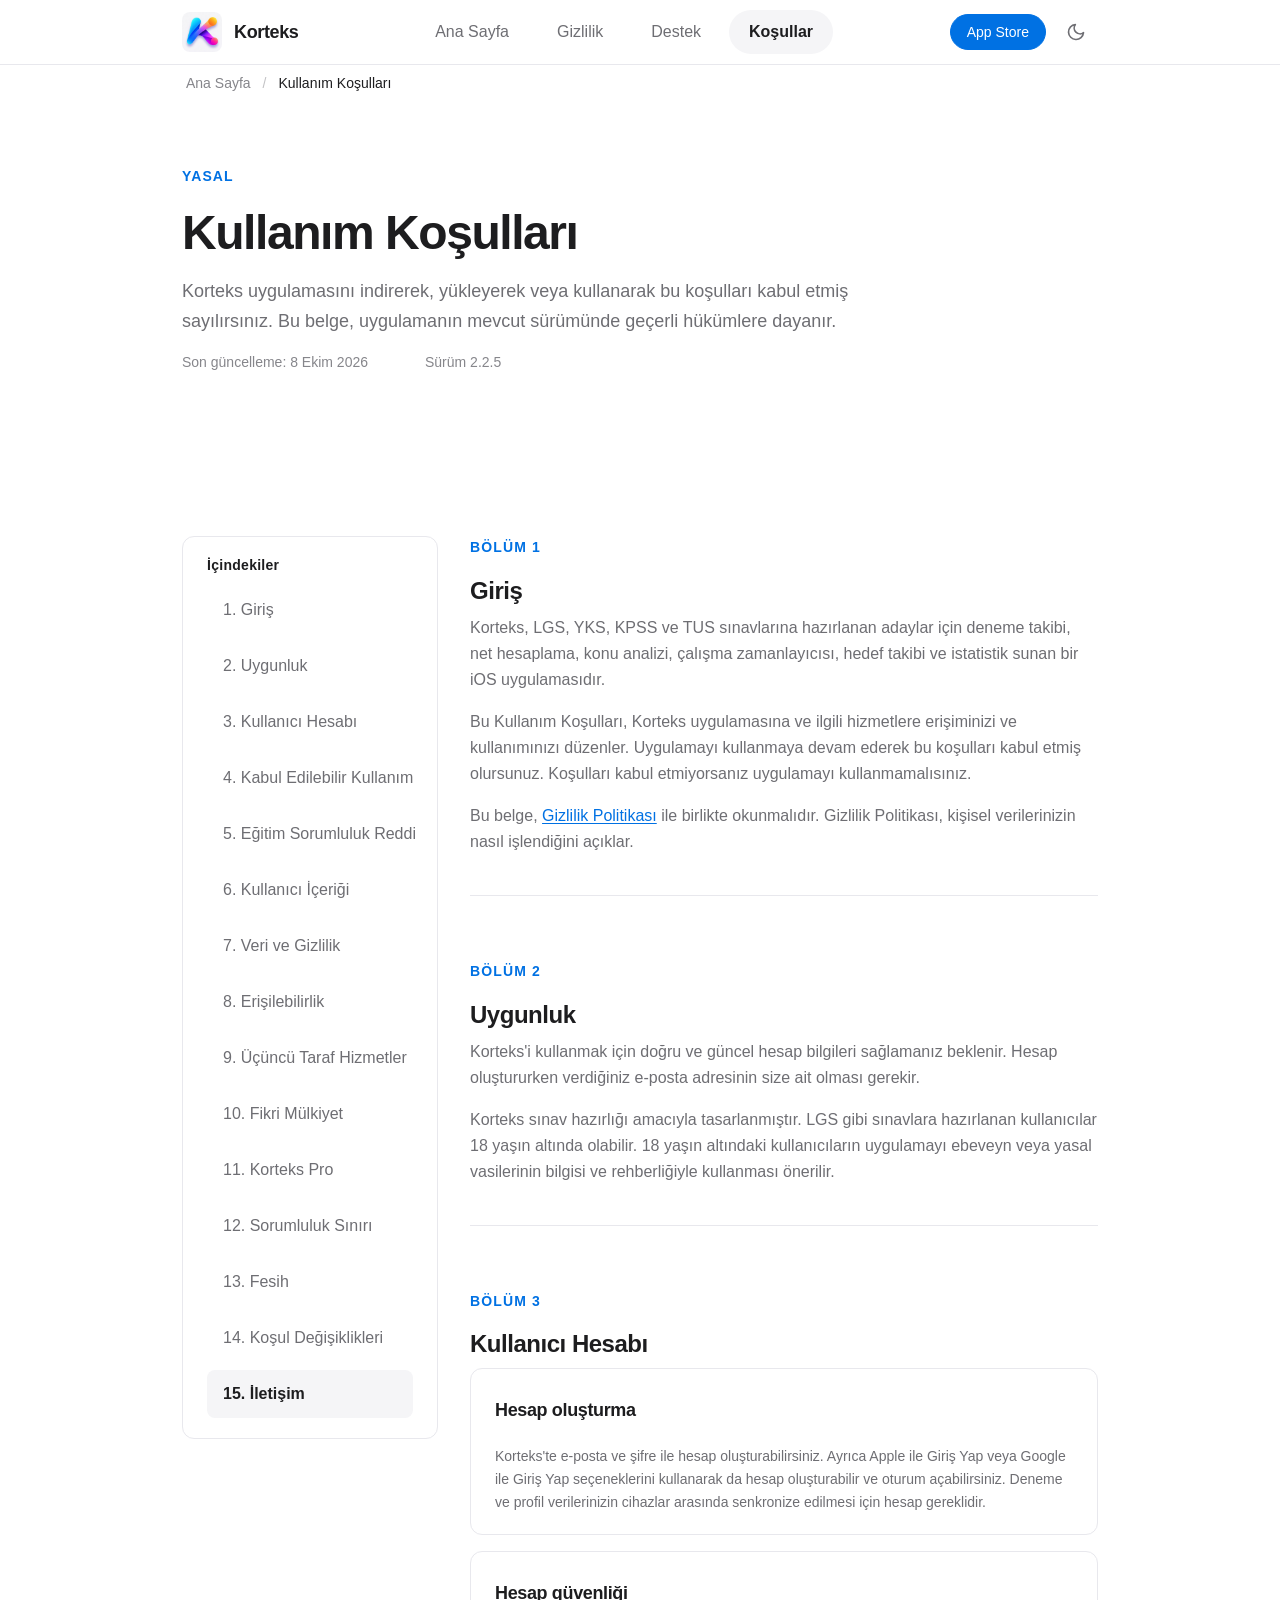
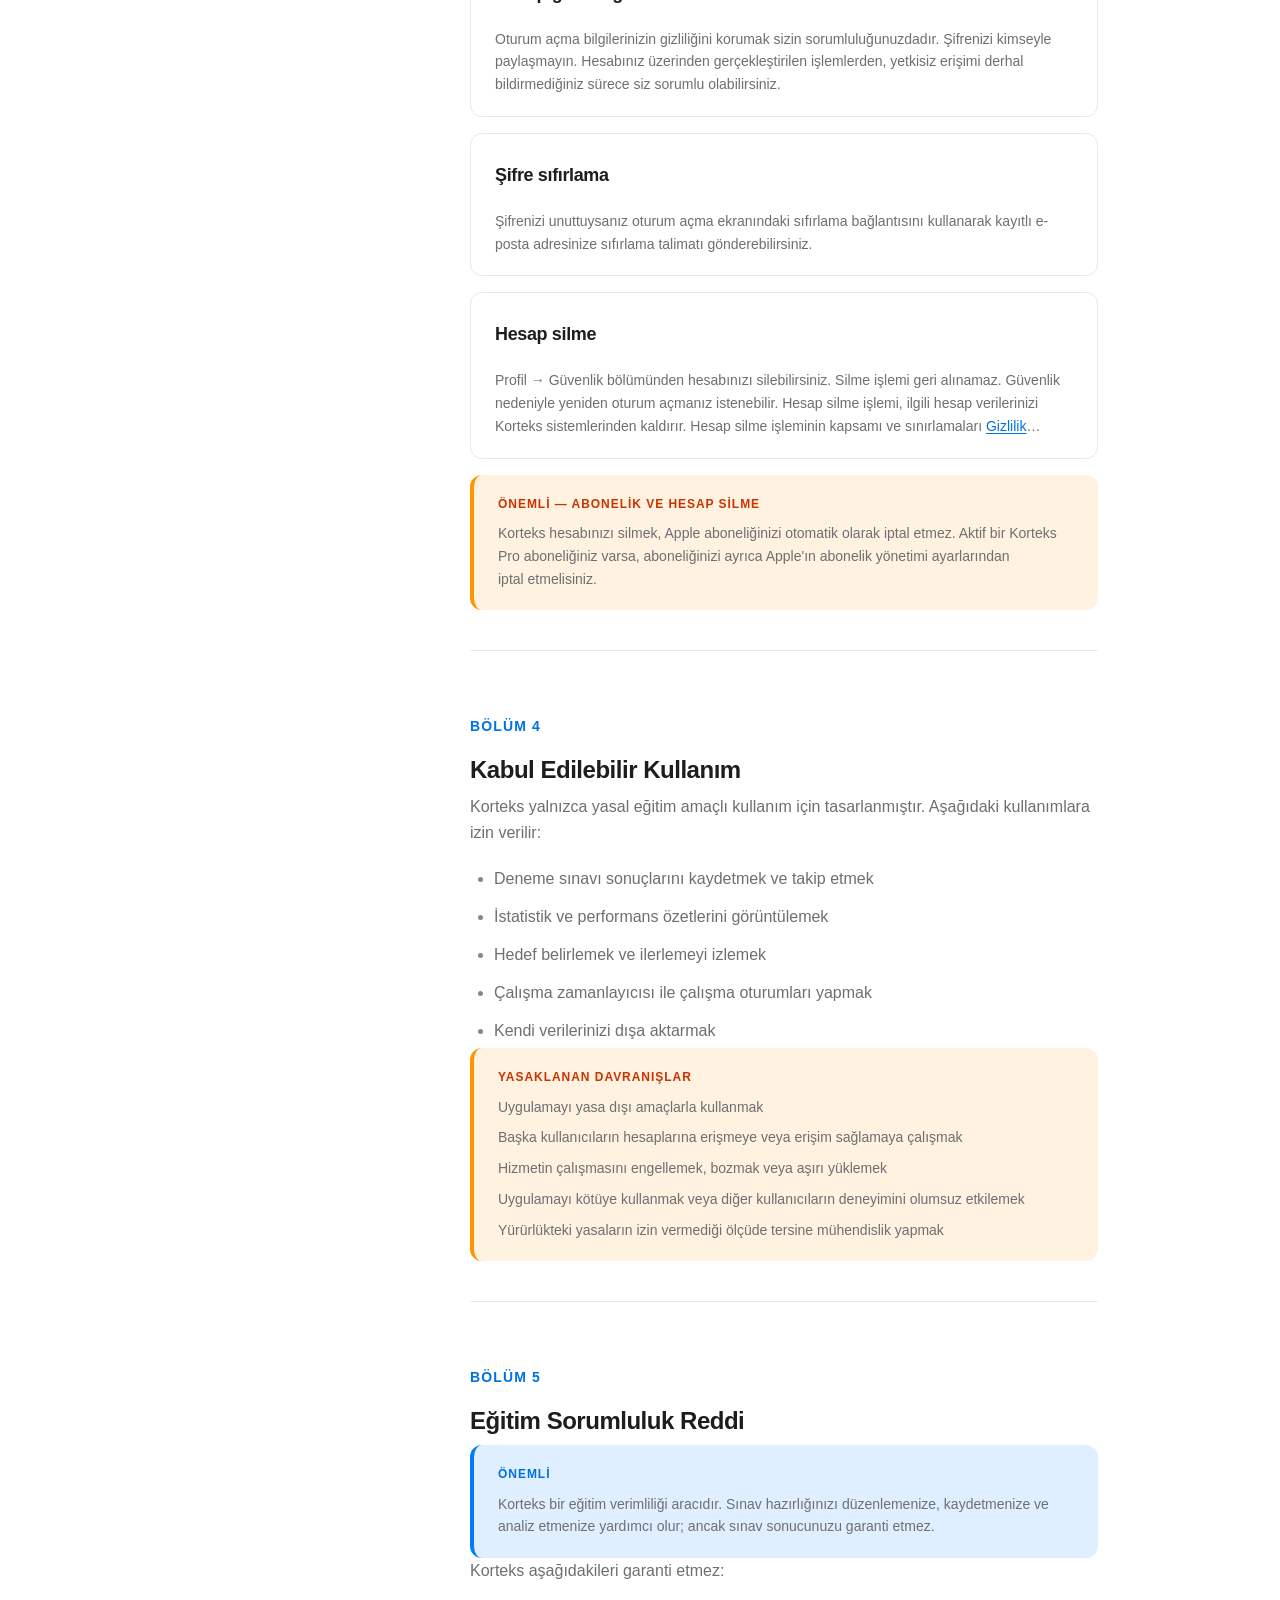
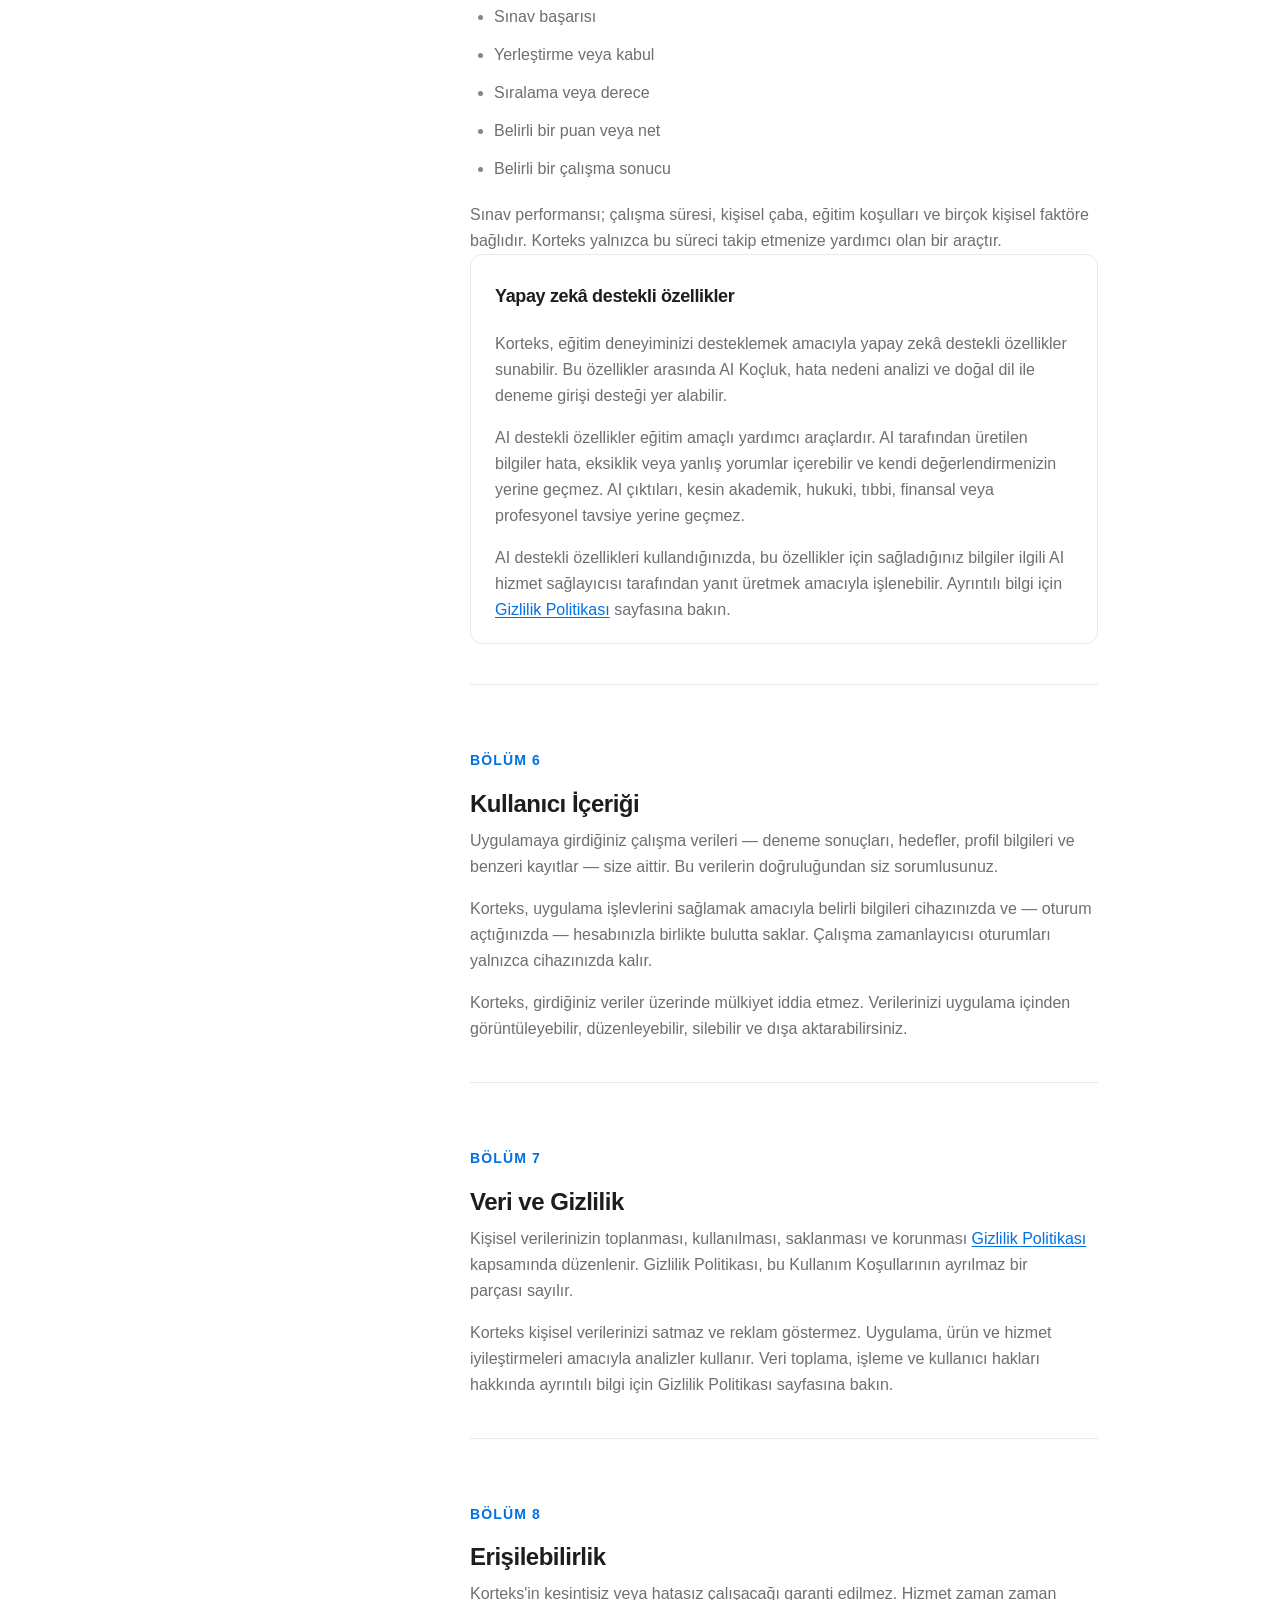
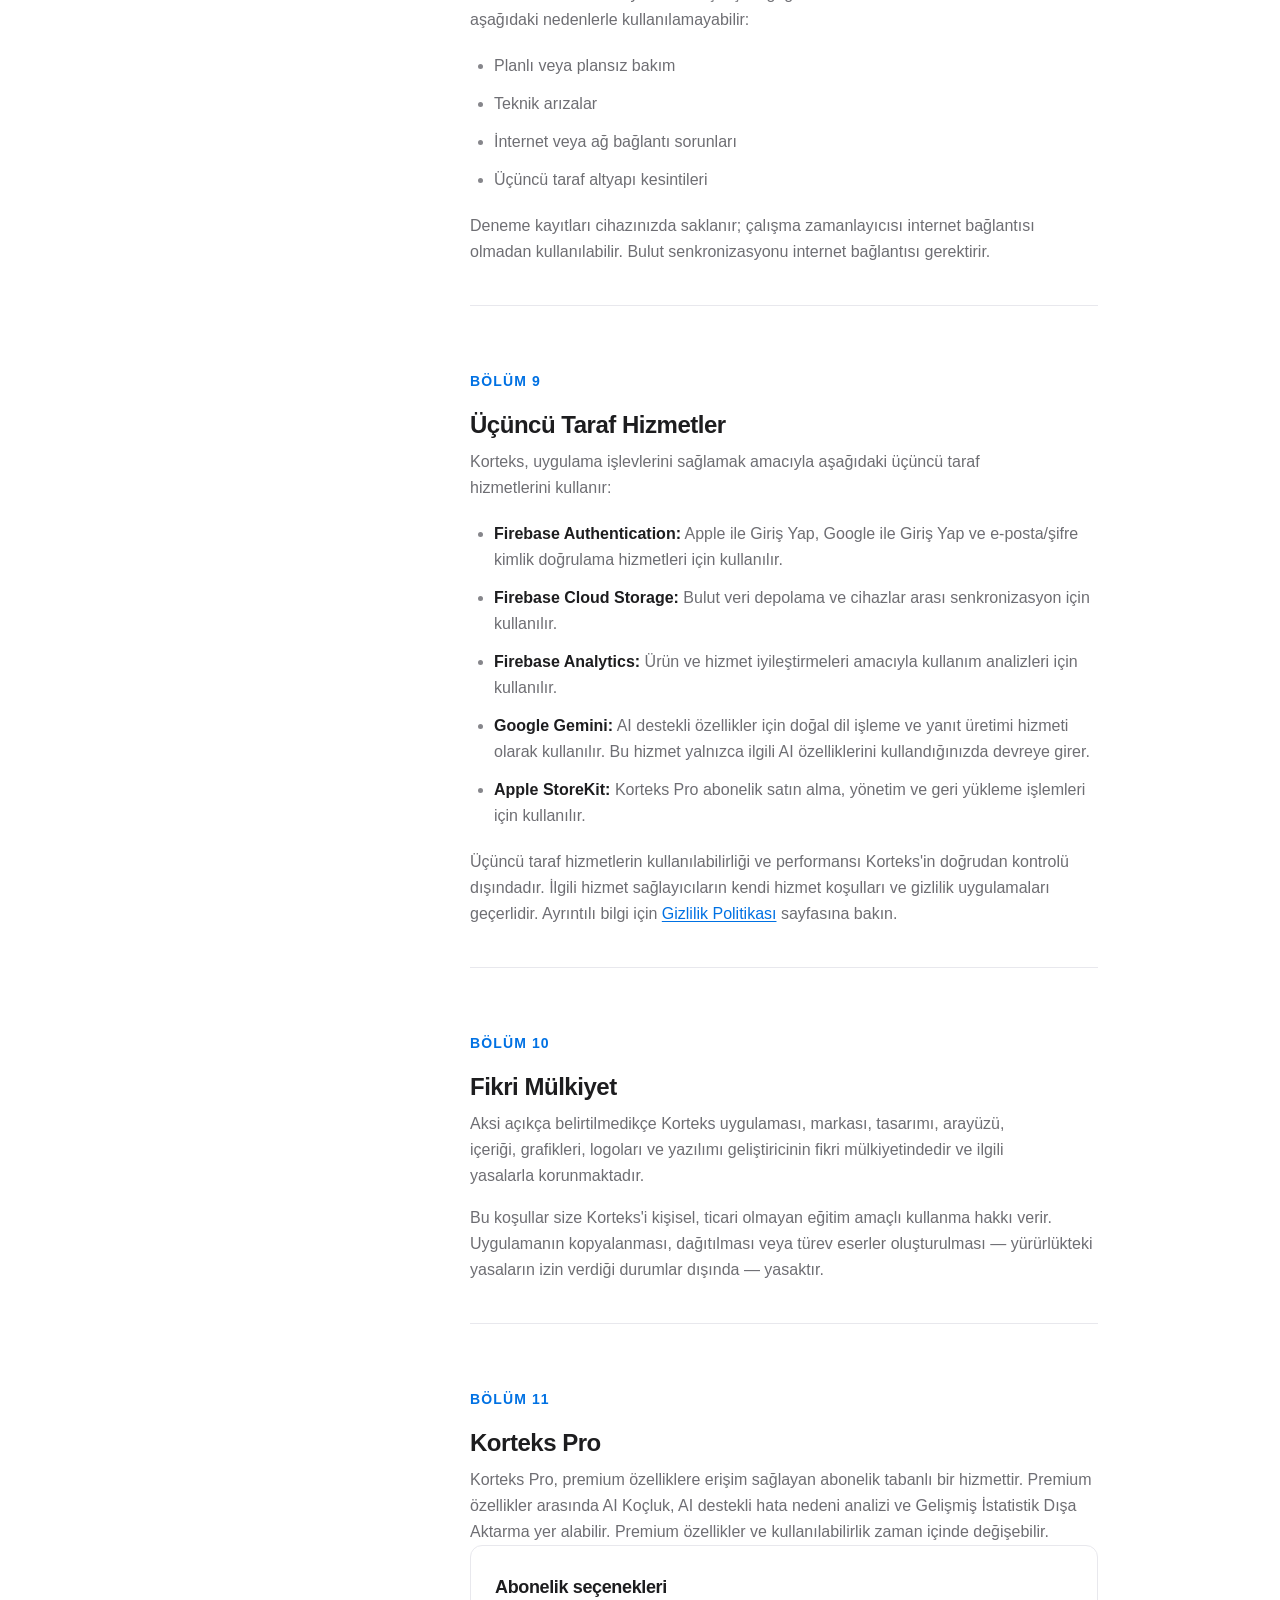
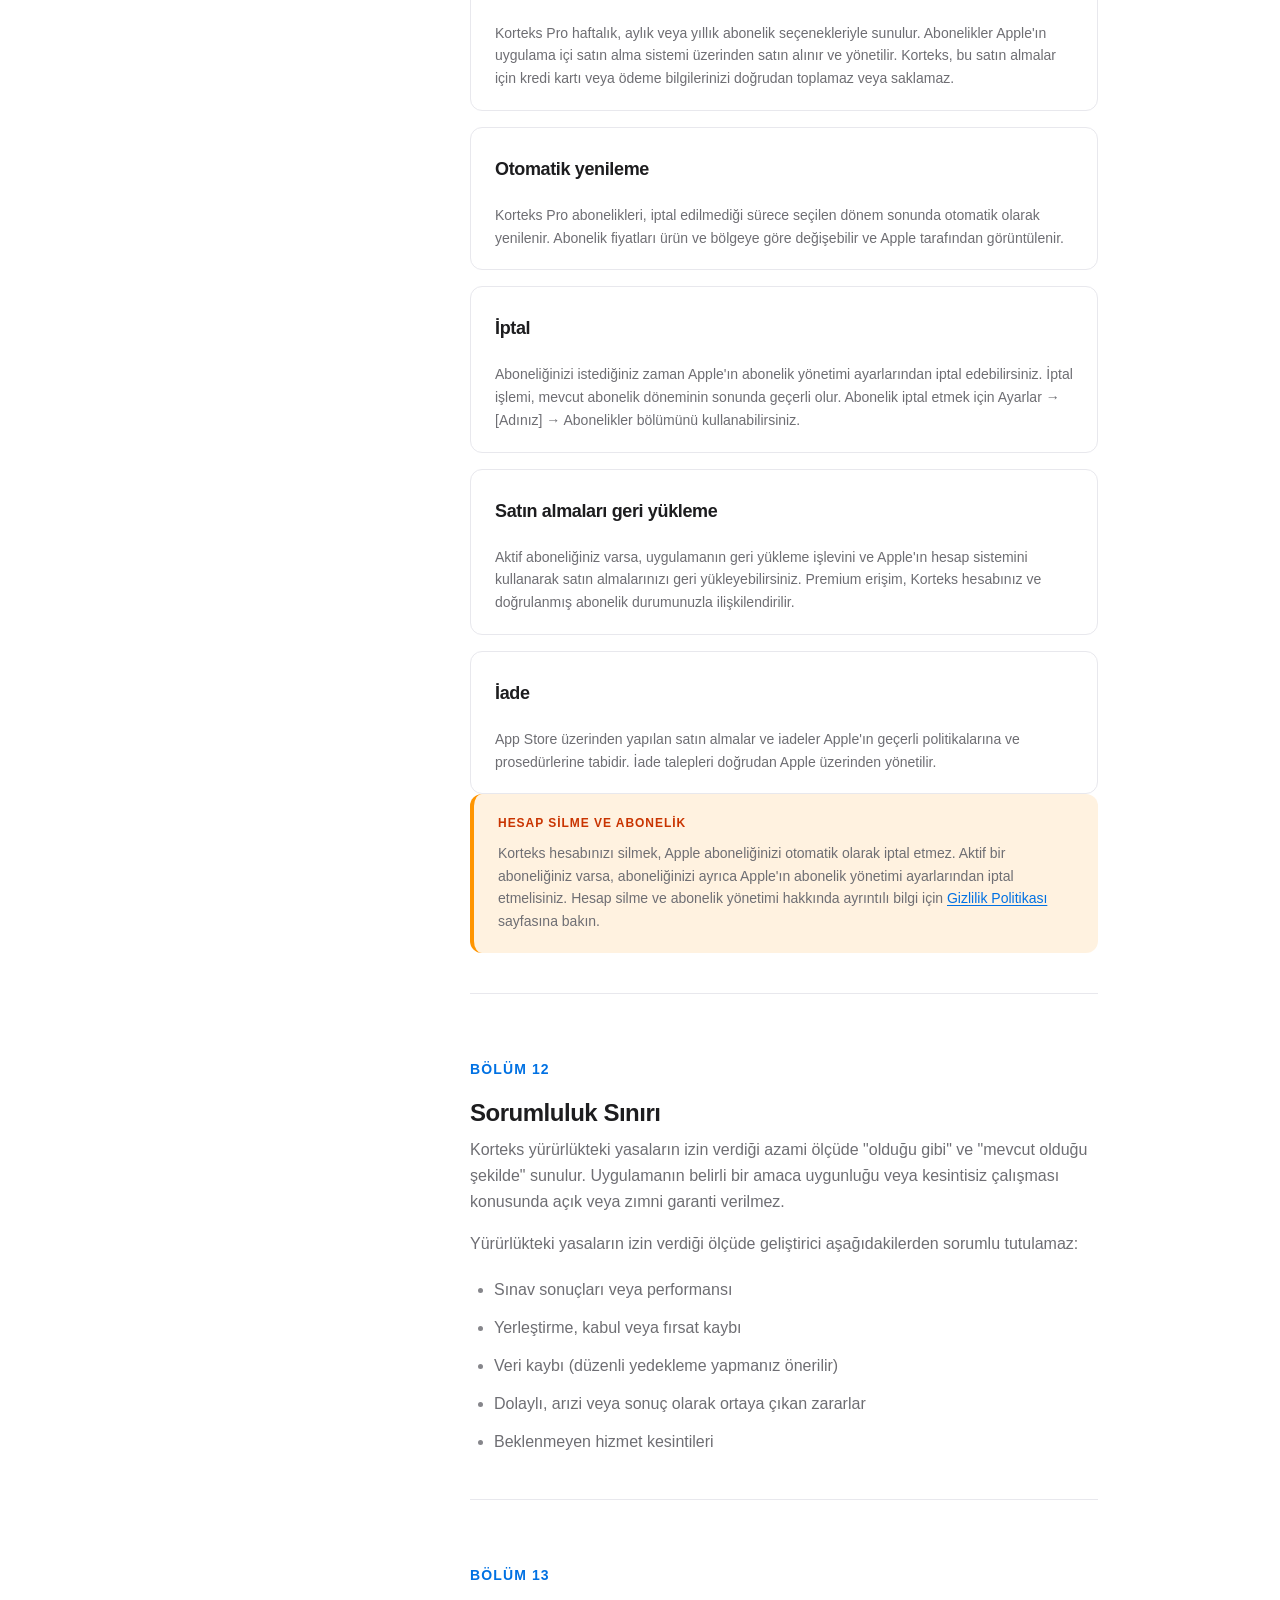
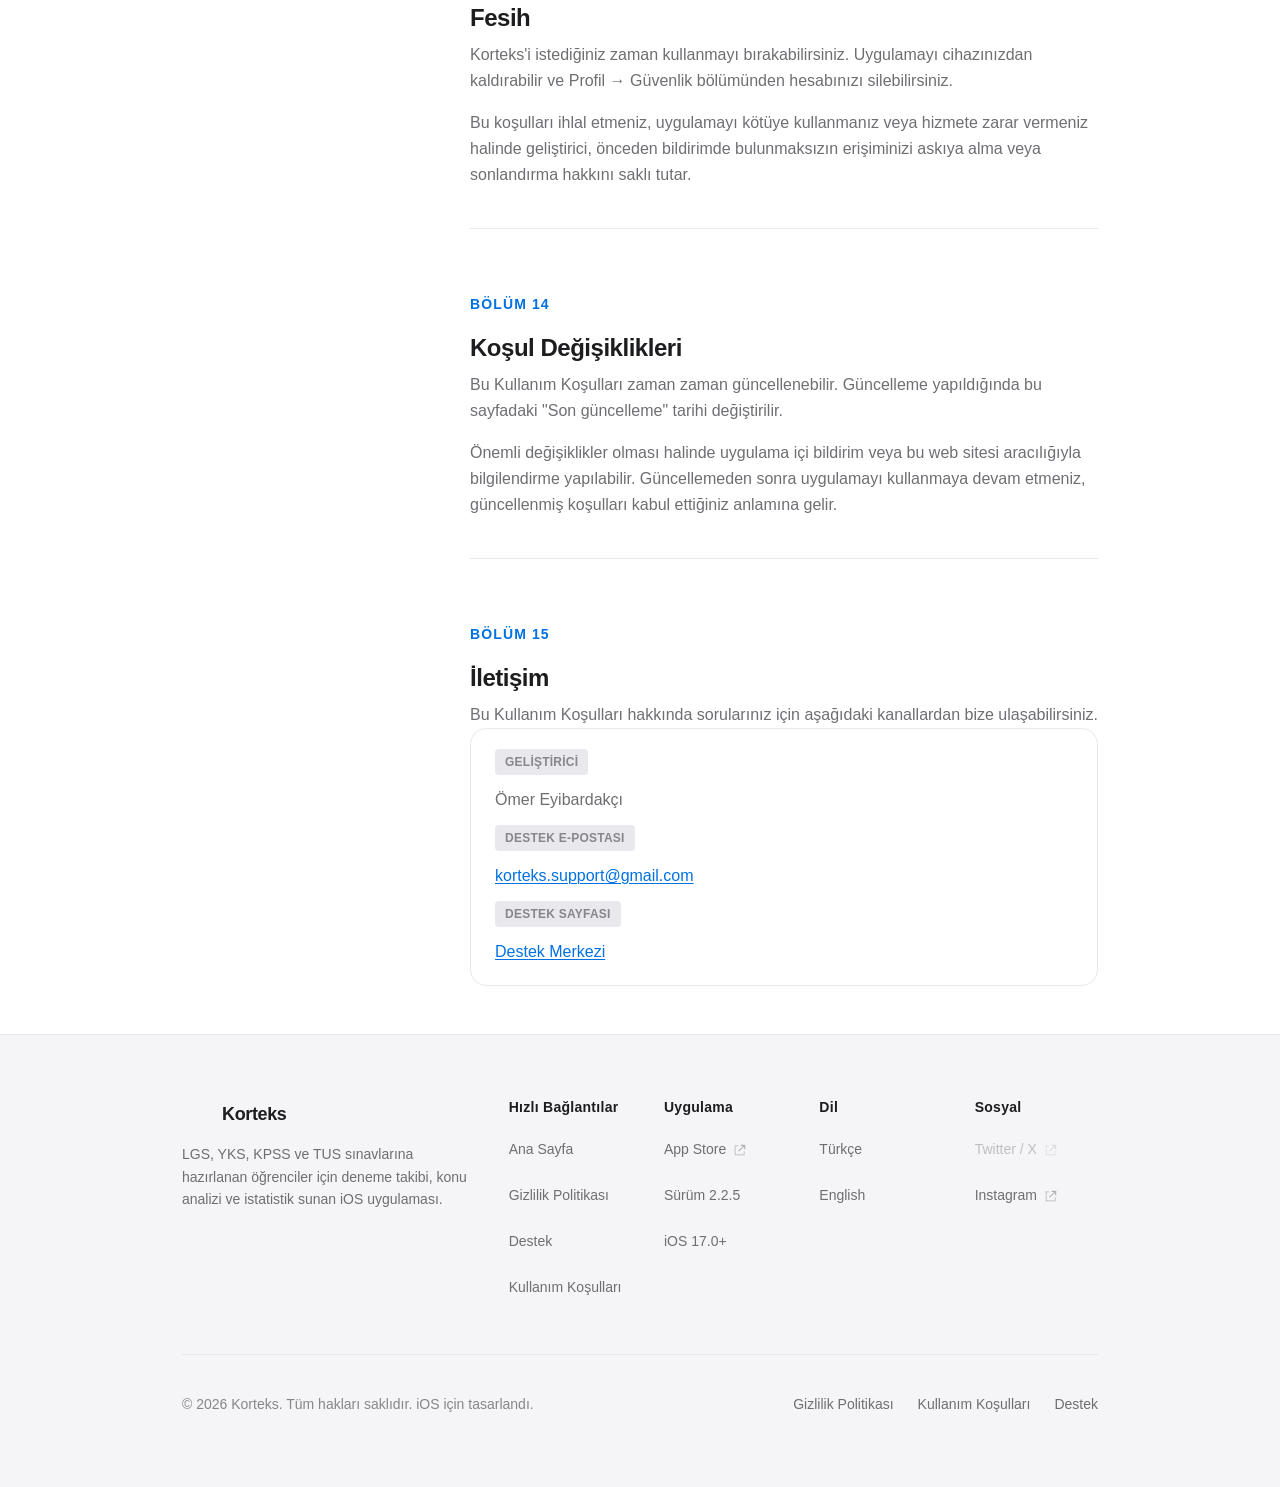
<file: terms.html>
<!DOCTYPE html>
<html lang="tr">
<head>
  <meta charset="UTF-8">
  <meta name="viewport" content="width=device-width, initial-scale=1.0">
  <meta name="color-scheme" content="light dark">
  <meta name="theme-color" content="#ffffff" media="(prefers-color-scheme: light)">
  <meta name="theme-color" content="#000000" media="(prefers-color-scheme: dark)">

  <!-- Primary Meta Tags -->
  <title>Kullanım Koşulları — Korteks | Hüküm ve Sorumluluklar</title>
  <meta name="description" content="Korteks iOS uygulamasının kullanım koşullarını okuyun. Hesap, kabul edilebilir kullanım, eğitim sorumluluk reddi, gizlilik ve yasal hükümler.">
  <meta name="keywords" content="Korteks kullanım koşulları, Korteks şartlar, Korteks yasal, sınav hazırlık, iOS uygulaması, hesap, gizlilik">
  <meta name="author" content="Korteks">
  <meta name="robots" content="index, follow">
  <link rel="canonical" href="https://korteks.app/terms.html">

  <!-- Open Graph -->
  <meta property="og:type" content="website">
  <meta property="og:url" content="https://korteks.app/terms.html">
  <meta property="og:title" content="Kullanım Koşulları — Korteks | Hüküm ve Sorumluluklar">
  <meta property="og:description" content="Korteks'i kullanırken geçerli haklar, sorumluluklar ve hükümler. Eğitim amaçlı kullanım, hesap güvenliği ve gizlilik ilişkisi.">
  <meta property="og:image" content="https://korteks.app/assets/images/og/korteks-og.png?v=4">
  <meta property="og:image:width" content="1200">
  <meta property="og:image:height" content="630">
  <meta property="og:image:alt" content="Korteks — Kullanım Koşulları">
  <meta property="og:locale" content="tr_TR">
  <meta property="og:site_name" content="Korteks">

  <!-- Twitter Card -->
  <meta name="twitter:card" content="summary_large_image">
  <meta name="twitter:title" content="Kullanım Koşulları — Korteks | Hüküm ve Sorumluluklar">
  <meta name="twitter:description" content="Korteks'i kullanırken geçerli haklar, sorumluluklar ve hükümler. Eğitim amaçlı kullanım, hesap güvenliği ve gizlilik ilişkisi.">
  <meta name="twitter:image" content="https://korteks.app/assets/images/og/korteks-og.png?v=4">

  <!-- Web App Manifest -->
  <link rel="manifest" href="manifest.webmanifest?v=4">

  <!-- Icons -->
  <link rel="icon" href="favicon.svg?v=4" type="image/svg+xml">
  <link rel="icon" href="assets/icons/favicon.ico?v=4" sizes="any">
  <link rel="icon" href="assets/icons/favicon-96x96.png?v=4" type="image/png" sizes="96x96">
  <link rel="apple-touch-icon" href="assets/icons/apple-touch-icon.png?v=4">

  <meta name="msapplication-TileColor" content="#0071e3">

  <!-- Stylesheet -->
  <link rel="stylesheet" href="assets/css/main.css">
</head>
<body class="page">

  <!-- Skip Navigation -->
  <a href="#main-content" class="skip-link">İçeriğe atla</a>

  <!-- Site Header -->
  <header class="site-header" role="banner">
    <div class="site-header__inner">

      <!-- Brand -->
      <a href="index.html" class="site-header__brand" aria-label="Korteks — Ana Sayfa">
        <img
            src="assets/images/brand/logo.png?v=4"
            alt=""
            class="site-logo"
            width="40"
            height="40"
            decoding="async">
        <span>Korteks</span>
      </a>

      <!-- Primary Navigation -->
      <nav class="site-header__nav" aria-label="Ana navigasyon">
        <ul class="nav__list" role="list">
          <li class="nav__item">
            <a href="index.html" class="nav-link">Ana Sayfa</a>
          </li>
          <li class="nav__item">
            <a href="privacy.html" class="nav-link">Gizlilik</a>
          </li>
          <li class="nav__item">
            <a href="support.html" class="nav-link">Destek</a>
          </li>
          <li class="nav__item">
            <a href="terms.html" class="nav-link" aria-current="page">Koşullar</a>
          </li>
        </ul>
      </nav>

      <!-- Header Actions -->
      <div class="site-header__actions">

        <a
          href="https://apps.apple.com/us/app/korteks-deneme-takip-analiz/id6778207399"
          class="btn btn--primary btn--sm hidden-md-down"
          target="_blank"
          rel="noopener noreferrer"
          aria-label="App Store'dan İndir"
        >
          App Store
        </a>

        <!-- Theme Toggle (placeholder) -->
        <button
          type="button"
          class="theme-toggle"
          aria-label="Tema değiştir"
          aria-pressed="false"
        >
          <svg class="theme-toggle__icon theme-toggle__icon--sun" aria-hidden="true" xmlns="http://www.w3.org/2000/svg" viewBox="0 0 24 24" fill="none" stroke="currentColor" stroke-width="2" stroke-linecap="round" stroke-linejoin="round">
            <circle cx="12" cy="12" r="5"/>
            <line x1="12" y1="1" x2="12" y2="3"/>
            <line x1="12" y1="21" x2="12" y2="23"/>
            <line x1="4.22" y1="4.22" x2="5.64" y2="5.64"/>
            <line x1="18.36" y1="18.36" x2="19.78" y2="19.78"/>
            <line x1="1" y1="12" x2="3" y2="12"/>
            <line x1="21" y1="12" x2="23" y2="12"/>
            <line x1="4.22" y1="19.78" x2="5.64" y2="18.36"/>
            <line x1="18.36" y1="5.64" x2="19.78" y2="4.22"/>
          </svg>
          <svg class="theme-toggle__icon theme-toggle__icon--moon" aria-hidden="true" xmlns="http://www.w3.org/2000/svg" viewBox="0 0 24 24" fill="none" stroke="currentColor" stroke-width="2" stroke-linecap="round" stroke-linejoin="round">
            <path d="M21 12.79A9 9 0 1 1 11.21 3 7 7 0 0 0 21 12.79z"/>
          </svg>
        </button>

        <!-- Mobile Menu Trigger (placeholder) -->
        <button
          type="button"
          class="mobile-menu__trigger site-header__mobile-trigger"
          aria-label="Menüyü aç"
          aria-expanded="false"
          aria-controls="mobile-menu"
        >
          <svg class="mobile-menu__trigger-icon" aria-hidden="true" xmlns="http://www.w3.org/2000/svg" viewBox="0 0 24 24" fill="none" stroke="currentColor" stroke-width="2" stroke-linecap="round" stroke-linejoin="round">
            <line x1="3" y1="6" x2="21" y2="6"/>
            <line x1="3" y1="12" x2="21" y2="12"/>
            <line x1="3" y1="18" x2="21" y2="18"/>
          </svg>
        </button>

      </div>
    </div>
  </header>

  <!-- Mobile Navigation Panel (placeholder) -->
  <div
    id="mobile-menu"
    class="mobile-menu"
    role="dialog"
    aria-label="Mobil navigasyon"
    aria-hidden="true"
  >
    <div class="mobile-menu__overlay" aria-hidden="true"></div>
    <div class="mobile-menu__panel">
      <div class="mobile-menu__header">
        <span class="mobile-menu__title">Menü</span>
        <button type="button" class="mobile-menu__close" aria-label="Menüyü kapat">
          <svg aria-hidden="true" xmlns="http://www.w3.org/2000/svg" viewBox="0 0 24 24" fill="none" stroke="currentColor" stroke-width="2" stroke-linecap="round" stroke-linejoin="round" width="20" height="20">
            <line x1="18" y1="6" x2="6" y2="18"/>
            <line x1="6" y1="6" x2="18" y2="18"/>
          </svg>
        </button>
      </div>
      <nav class="mobile-menu__body" aria-label="Mobil navigasyon">
        <ul class="nav__list nav--vertical nav--mobile" role="list">
          <li class="nav__item">
            <a href="index.html" class="nav-link">Ana Sayfa</a>
          </li>
          <li class="nav__item">
            <a href="privacy.html" class="nav-link">Gizlilik</a>
          </li>
          <li class="nav__item">
            <a href="support.html" class="nav-link">Destek</a>
          </li>
          <li class="nav__item">
            <a href="terms.html" class="nav-link" aria-current="page">Koşullar</a>
          </li>
        </ul>
      </nav>
      <div class="mobile-menu__footer">
        <a
          href="https://apps.apple.com/us/app/korteks-deneme-takip-analiz/id6778207399"
          class="btn btn--primary btn--block"
          target="_blank"
          rel="noopener noreferrer"
          aria-label="App Store'dan İndir"
        >
          App Store
        </a>
      </div>
    </div>
  </div>

  <!-- Main Content -->
  <main id="main-content" class="page__main">
    <div class="page__content">

      <!-- Page Hero -->
      <div class="container">
        <nav class="breadcrumb" aria-label="Konum">
          <ol class="breadcrumb__list" role="list">
            <li class="breadcrumb__item">
              <a href="index.html" class="breadcrumb__link">Ana Sayfa</a>
            </li>
            <li class="breadcrumb__item">
              <span class="breadcrumb__link" aria-current="page">Kullanım Koşulları</span>
            </li>
          </ol>
        </nav>

        <header class="page-header page-header--no-border">
          <p class="page-header__eyebrow">Yasal</p>
          <h1 class="page-header__title">Kullanım Koşulları</h1>
          <p class="page-header__description">
            Korteks uygulamasını indirerek, yükleyerek veya kullanarak bu koşulları kabul etmiş
            sayılırsınız. Bu belge, uygulamanın mevcut sürümünde geçerli hükümlere dayanır.
          </p>
          <div class="page-header__meta">
            <time datetime="2026-10-08">Son güncelleme: 8 Ekim 2026</time>
            <span class="divider--vertical" aria-hidden="true"></span>
            <span>Sürüm 2.2.5</span>
          </div>
        </header>
      </div>

      <!-- Document Body -->
      <div class="section--compact" aria-label="Kullanım Koşulları içeriği">
        <div class="container">
          <div class="grid grid--sidebar grid--gap-lg grid--align-start">

            <!-- Sticky Table of Contents (HTML placeholder — sticky styling via future CSS) -->
            <aside id="toc" aria-label="İçindekiler">
              <nav class="content-card">
                <h2 class="footer-links__title">İçindekiler</h2>
                <ul class="nav__list nav--vertical" role="list">
                  <li class="nav__item"><a href="#introduction" class="nav-link">1. Giriş</a></li>
                  <li class="nav__item"><a href="#eligibility" class="nav-link">2. Uygunluk</a></li>
                  <li class="nav__item"><a href="#user-account" class="nav-link">3. Kullanıcı Hesabı</a></li>
                  <li class="nav__item"><a href="#acceptable-use" class="nav-link">4. Kabul Edilebilir Kullanım</a></li>
                  <li class="nav__item"><a href="#educational-disclaimer" class="nav-link">5. Eğitim Sorumluluk Reddi</a></li>
                  <li class="nav__item"><a href="#user-content" class="nav-link">6. Kullanıcı İçeriği</a></li>
                  <li class="nav__item"><a href="#data-privacy" class="nav-link">7. Veri ve Gizlilik</a></li>
                  <li class="nav__item"><a href="#availability" class="nav-link">8. Erişilebilirlik</a></li>
                  <li class="nav__item"><a href="#third-party-services" class="nav-link">9. Üçüncü Taraf Hizmetler</a></li>
                  <li class="nav__item"><a href="#intellectual-property" class="nav-link">10. Fikri Mülkiyet</a></li>
                  <li class="nav__item"><a href="#future-features" class="nav-link">11. Korteks Pro</a></li>
                  <li class="nav__item"><a href="#limitation-of-liability" class="nav-link">12. Sorumluluk Sınırı</a></li>
                  <li class="nav__item"><a href="#termination" class="nav-link">13. Fesih</a></li>
                  <li class="nav__item"><a href="#terms-changes" class="nav-link">14. Koşul Değişiklikleri</a></li>
                  <li class="nav__item"><a href="#contact" class="nav-link">15. İletişim</a></li>
                </ul>
              </nav>
            </aside>

            <!-- Terms Sections -->
            <article class="stack stack--10 measure-wide">

              <!-- 1. Introduction -->
              <section id="introduction" aria-labelledby="introduction-heading">
                <div class="section-title section-title--sm">
                  <p class="section-title__eyebrow">Bölüm 1</p>
                  <h2 class="section-title__heading" id="introduction-heading">Giriş</h2>
                </div>
                <div class="prose">
                  <p>
                    Korteks, LGS, YKS, KPSS ve TUS sınavlarına hazırlanan adaylar için deneme takibi,
                    net hesaplama, konu analizi, çalışma zamanlayıcısı, hedef takibi ve istatistik
                    sunan bir iOS uygulamasıdır.
                  </p>
                  <p>
                    Bu Kullanım Koşulları, Korteks uygulamasına ve ilgili hizmetlere erişiminizi
                    ve kullanımınızı düzenler. Uygulamayı kullanmaya devam ederek bu koşulları
                    kabul etmiş olursunuz. Koşulları kabul etmiyorsanız uygulamayı kullanmamalısınız.
                  </p>
                  <p>
                    Bu belge, <a href="privacy.html">Gizlilik Politikası</a> ile birlikte okunmalıdır.
                    Gizlilik Politikası, kişisel verilerinizin nasıl işlendiğini açıklar.
                  </p>
                </div>
              </section>

              <hr class="divider">

              <!-- 2. Eligibility -->
              <section id="eligibility" aria-labelledby="eligibility-heading">
                <div class="section-title section-title--sm">
                  <p class="section-title__eyebrow">Bölüm 2</p>
                  <h2 class="section-title__heading" id="eligibility-heading">Uygunluk</h2>
                </div>
                <div class="prose">
                  <p>
                    Korteks'i kullanmak için doğru ve güncel hesap bilgileri sağlamanız beklenir.
                    Hesap oluştururken verdiğiniz e-posta adresinin size ait olması gerekir.
                  </p>
                  <p>
                    Korteks sınav hazırlığı amacıyla tasarlanmıştır. LGS gibi sınavlara hazırlanan
                    kullanıcılar 18 yaşın altında olabilir. 18 yaşın altındaki kullanıcıların
                    uygulamayı ebeveyn veya yasal vasilerinin bilgisi ve rehberliğiyle kullanması
                    önerilir.
                  </p>
                </div>
              </section>

              <hr class="divider">

              <!-- 3. User Account -->
              <section id="user-account" aria-labelledby="user-account-heading">
                <div class="section-title section-title--sm">
                  <p class="section-title__eyebrow">Bölüm 3</p>
                  <h2 class="section-title__heading" id="user-account-heading">Kullanıcı Hesabı</h2>
                </div>

                <div class="stack stack--4">
                  <div class="content-card">
                    <h3 class="content-card__title">Hesap oluşturma</h3>
                    <p class="content-card__excerpt">
                      Korteks'te e-posta ve şifre ile hesap oluşturabilirsiniz. Ayrıca Apple ile Giriş Yap
                      veya Google ile Giriş Yap seçeneklerini kullanarak da hesap oluşturabilir ve oturum
                      açabilirsiniz. Deneme ve profil verilerinizin cihazlar arasında senkronize edilmesi
                      için hesap gereklidir.
                    </p>
                  </div>

                  <div class="content-card">
                    <h3 class="content-card__title">Hesap güvenliği</h3>
                    <p class="content-card__excerpt">
                      Oturum açma bilgilerinizin gizliliğini korumak sizin sorumluluğunuzdadır.
                      Şifrenizi kimseyle paylaşmayın. Hesabınız üzerinden gerçekleştirilen
                      işlemlerden, yetkisiz erişimi derhal bildirmediğiniz sürece siz sorumlu
                      olabilirsiniz.
                    </p>
                  </div>

                  <div class="content-card">
                    <h3 class="content-card__title">Şifre sıfırlama</h3>
                    <p class="content-card__excerpt">
                      Şifrenizi unuttuysanız oturum açma ekranındaki sıfırlama bağlantısını
                      kullanarak kayıtlı e-posta adresinize sıfırlama talimatı gönderebilirsiniz.
                    </p>
                  </div>

                  <div class="content-card">
                    <h3 class="content-card__title">Hesap silme</h3>
                    <p class="content-card__excerpt">
                      Profil → Güvenlik bölümünden hesabınızı silebilirsiniz. Silme işlemi geri
                      alınamaz. Güvenlik nedeniyle yeniden oturum açmanız istenebilir. Hesap
                      silme işlemi, ilgili hesap verilerinizi Korteks sistemlerinden kaldırır.
                      Hesap silme işleminin kapsamı ve sınırlamaları
                      <a href="privacy.html#account-deletion">Gizlilik Politikası</a> bölümünde
                      açıklanmıştır.
                    </p>
                  </div>

                  <div class="callout callout--warning">
                    <p class="callout__label">Önemli — Abonelik ve hesap silme</p>
                    <p class="callout__content">
                      Korteks hesabınızı silmek, Apple aboneliğinizi otomatik olarak iptal etmez.
                      Aktif bir Korteks Pro aboneliğiniz varsa, aboneliğinizi ayrıca Apple'ın
                      abonelik yönetimi ayarlarından iptal etmelisiniz.
                    </p>
                  </div>
                </div>
              </section>

              <hr class="divider">

              <!-- 4. Acceptable Use -->
              <section id="acceptable-use" aria-labelledby="acceptable-use-heading">
                <div class="section-title section-title--sm">
                  <p class="section-title__eyebrow">Bölüm 4</p>
                  <h2 class="section-title__heading" id="acceptable-use-heading">Kabul Edilebilir Kullanım</h2>
                </div>
                <div class="prose">
                  <p>Korteks yalnızca yasal eğitim amaçlı kullanım için tasarlanmıştır. Aşağıdaki kullanımlara izin verilir:</p>
                  <ul>
                    <li>Deneme sınavı sonuçlarını kaydetmek ve takip etmek</li>
                    <li>İstatistik ve performans özetlerini görüntülemek</li>
                    <li>Hedef belirlemek ve ilerlemeyi izlemek</li>
                    <li>Çalışma zamanlayıcısı ile çalışma oturumları yapmak</li>
                    <li>Kendi verilerinizi dışa aktarmak</li>
                  </ul>
                </div>

                <div class="callout callout--warning">
                  <p class="callout__label">Yasaklanan davranışlar</p>
                  <ul class="callout__content">
                    <li>Uygulamayı yasa dışı amaçlarla kullanmak</li>
                    <li>Başka kullanıcıların hesaplarına erişmeye veya erişim sağlamaya çalışmak</li>
                    <li>Hizmetin çalışmasını engellemek, bozmak veya aşırı yüklemek</li>
                    <li>Uygulamayı kötüye kullanmak veya diğer kullanıcıların deneyimini olumsuz etkilemek</li>
                    <li>Yürürlükteki yasaların izin vermediği ölçüde tersine mühendislik yapmak</li>
                  </ul>
                </div>
              </section>

              <hr class="divider">

              <!-- 5. Educational Disclaimer -->
              <section id="educational-disclaimer" aria-labelledby="educational-disclaimer-heading">
                <div class="section-title section-title--sm">
                  <p class="section-title__eyebrow">Bölüm 5</p>
                  <h2 class="section-title__heading" id="educational-disclaimer-heading">Eğitim Sorumluluk Reddi</h2>
                </div>

                <div class="callout callout--note">
                  <p class="callout__label">Önemli</p>
                  <p class="callout__content">
                    Korteks bir eğitim verimliliği aracıdır. Sınav hazırlığınızı düzenlemenize,
                    kaydetmenize ve analiz etmenize yardımcı olur; ancak sınav sonucunuzu garanti etmez.
                  </p>
                </div>

                <div class="prose">
                  <p>Korteks aşağıdakileri garanti etmez:</p>
                  <ul>
                    <li>Sınav başarısı</li>
                    <li>Yerleştirme veya kabul</li>
                    <li>Sıralama veya derece</li>
                    <li>Belirli bir puan veya net</li>
                    <li>Belirli bir çalışma sonucu</li>
                  </ul>
                  <p>
                    Sınav performansı; çalışma süresi, kişisel çaba, eğitim koşulları ve birçok
                    kişisel faktöre bağlıdır. Korteks yalnızca bu süreci takip etmenize yardımcı
                    olan bir araçtır.
                  </p>
                </div>

                <div class="content-card">
                  <h3 class="content-card__title">Yapay zekâ destekli özellikler</h3>
                  <div class="prose">
                    <p>
                      Korteks, eğitim deneyiminizi desteklemek amacıyla yapay zekâ destekli
                      özellikler sunabilir. Bu özellikler arasında AI Koçluk, hata nedeni analizi
                      ve doğal dil ile deneme girişi desteği yer alabilir.
                    </p>
                    <p>
                      AI destekli özellikler eğitim amaçlı yardımcı araçlardır. AI tarafından
                      üretilen bilgiler hata, eksiklik veya yanlış yorumlar içerebilir ve
                      kendi değerlendirmenizin yerine geçmez. AI çıktıları, kesin akademik,
                      hukuki, tıbbi, finansal veya profesyonel tavsiye yerine geçmez.
                    </p>
                    <p>
                      AI destekli özellikleri kullandığınızda, bu özellikler için sağladığınız
                      bilgiler ilgili AI hizmet sağlayıcısı tarafından yanıt üretmek amacıyla
                      işlenebilir. Ayrıntılı bilgi için
                      <a href="privacy.html">Gizlilik Politikası</a> sayfasına bakın.
                    </p>
                  </div>
                </div>
              </section>

              <hr class="divider">

              <!-- 6. User Content -->
              <section id="user-content" aria-labelledby="user-content-heading">
                <div class="section-title section-title--sm">
                  <p class="section-title__eyebrow">Bölüm 6</p>
                  <h2 class="section-title__heading" id="user-content-heading">Kullanıcı İçeriği</h2>
                </div>
                <div class="prose">
                  <p>
                    Uygulamaya girdiğiniz çalışma verileri — deneme sonuçları, hedefler, profil
                    bilgileri ve benzeri kayıtlar — size aittir. Bu verilerin doğruluğundan siz
                    sorumlusunuz.
                  </p>
                  <p>
                    Korteks, uygulama işlevlerini sağlamak amacıyla belirli bilgileri cihazınızda
                    ve — oturum açtığınızda — hesabınızla birlikte bulutta saklar. Çalışma
                    zamanlayıcısı oturumları yalnızca cihazınızda kalır.
                  </p>
                  <p>
                    Korteks, girdiğiniz veriler üzerinde mülkiyet iddia etmez. Verilerinizi
                    uygulama içinden görüntüleyebilir, düzenleyebilir, silebilir ve dışa
                    aktarabilirsiniz.
                  </p>
                </div>
              </section>

              <hr class="divider">

              <!-- 7. Data & Privacy -->
              <section id="data-privacy" aria-labelledby="data-privacy-heading">
                <div class="section-title section-title--sm">
                  <p class="section-title__eyebrow">Bölüm 7</p>
                  <h2 class="section-title__heading" id="data-privacy-heading">Veri ve Gizlilik</h2>
                </div>
                <div class="prose">
                  <p>
                    Kişisel verilerinizin toplanması, kullanılması, saklanması ve korunması
                    <a href="privacy.html">Gizlilik Politikası</a> kapsamında düzenlenir.
                    Gizlilik Politikası, bu Kullanım Koşullarının ayrılmaz bir parçası sayılır.
                  </p>
                  <p>
                    Korteks kişisel verilerinizi satmaz ve reklam göstermez. Uygulama, ürün
                    ve hizmet iyileştirmeleri amacıyla analizler kullanır. Veri toplama,
                    işleme ve kullanıcı hakları hakkında ayrıntılı bilgi için Gizlilik
                    Politikası sayfasına bakın.
                  </p>
                </div>
              </section>

              <hr class="divider">

              <!-- 8. Availability -->
              <section id="availability" aria-labelledby="availability-heading">
                <div class="section-title section-title--sm">
                  <p class="section-title__eyebrow">Bölüm 8</p>
                  <h2 class="section-title__heading" id="availability-heading">Erişilebilirlik</h2>
                </div>
                <div class="prose">
                  <p>
                    Korteks'in kesintisiz veya hatasız çalışacağı garanti edilmez. Hizmet zaman
                    zaman aşağıdaki nedenlerle kullanılamayabilir:
                  </p>
                  <ul>
                    <li>Planlı veya plansız bakım</li>
                    <li>Teknik arızalar</li>
                    <li>İnternet veya ağ bağlantı sorunları</li>
                    <li>Üçüncü taraf altyapı kesintileri</li>
                  </ul>
                  <p>
                    Deneme kayıtları cihazınızda saklanır; çalışma zamanlayıcısı internet
                    bağlantısı olmadan kullanılabilir. Bulut senkronizasyonu internet bağlantısı
                    gerektirir.
                  </p>
                </div>
              </section>

              <hr class="divider">

              <!-- 9. Third-Party Services -->
              <section id="third-party-services" aria-labelledby="third-party-heading">
                <div class="section-title section-title--sm">
                  <p class="section-title__eyebrow">Bölüm 9</p>
                  <h2 class="section-title__heading" id="third-party-heading">Üçüncü Taraf Hizmetler</h2>
                </div>
                <div class="prose">
                  <p>
                    Korteks, uygulama işlevlerini sağlamak amacıyla aşağıdaki üçüncü taraf
                    hizmetlerini kullanır:
                  </p>
                  <ul>
                    <li>
                      <strong>Firebase Authentication:</strong> Apple ile Giriş Yap, Google ile
                      Giriş Yap ve e-posta/şifre kimlik doğrulama hizmetleri için kullanılır.
                    </li>
                    <li>
                      <strong>Firebase Cloud Storage:</strong> Bulut veri depolama ve cihazlar
                      arası senkronizasyon için kullanılır.
                    </li>
                    <li>
                      <strong>Firebase Analytics:</strong> Ürün ve hizmet iyileştirmeleri amacıyla
                      kullanım analizleri için kullanılır.
                    </li>
                    <li>
                      <strong>Google Gemini:</strong> AI destekli özellikler için doğal dil
                      işleme ve yanıt üretimi hizmeti olarak kullanılır. Bu hizmet yalnızca
                      ilgili AI özelliklerini kullandığınızda devreye girer.
                    </li>
                    <li>
                      <strong>Apple StoreKit:</strong> Korteks Pro abonelik satın alma, yönetim
                      ve geri yükleme işlemleri için kullanılır.
                    </li>
                  </ul>
                  <p>
                    Üçüncü taraf hizmetlerin kullanılabilirliği ve performansı Korteks'in
                    doğrudan kontrolü dışındadır. İlgili hizmet sağlayıcıların kendi hizmet
                    koşulları ve gizlilik uygulamaları geçerlidir. Ayrıntılı bilgi için
                    <a href="privacy.html">Gizlilik Politikası</a> sayfasına bakın.
                  </p>
                </div>
              </section>

              <hr class="divider">

              <!-- 10. Intellectual Property -->
              <section id="intellectual-property" aria-labelledby="intellectual-property-heading">
                <div class="section-title section-title--sm">
                  <p class="section-title__eyebrow">Bölüm 10</p>
                  <h2 class="section-title__heading" id="intellectual-property-heading">Fikri Mülkiyet</h2>
                </div>
                <div class="prose">
                  <p>
                    Aksi açıkça belirtilmedikçe Korteks uygulaması, markası, tasarımı, arayüzü,
                    içeriği, grafikleri, logoları ve yazılımı geliştiricinin fikri mülkiyetindedir
                    ve ilgili yasalarla korunmaktadır.
                  </p>
                  <p>
                    Bu koşullar size Korteks'i kişisel, ticari olmayan eğitim amaçlı kullanma
                    hakkı verir. Uygulamanın kopyalanması, dağıtılması veya türev eserler
                    oluşturulması — yürürlükteki yasaların izin verdiği durumlar dışında —
                    yasaktır.
                  </p>
                </div>
              </section>

              <hr class="divider">

              <!-- 11. Korteks Pro -->
              <section id="future-features" aria-labelledby="future-features-heading">
                <div class="section-title section-title--sm">
                  <p class="section-title__eyebrow">Bölüm 11</p>
                  <h2 class="section-title__heading" id="future-features-heading">Korteks Pro</h2>
                </div>
                <div class="prose">
                  <p>
                    Korteks Pro, premium özelliklere erişim sağlayan abonelik tabanlı bir hizmettir.
                    Premium özellikler arasında AI Koçluk, AI destekli hata nedeni analizi ve
                    Gelişmiş İstatistik Dışa Aktarma yer alabilir. Premium özellikler ve
                    kullanılabilirlik zaman içinde değişebilir.
                  </p>
                </div>

                <div class="stack stack--4">
                  <div class="content-card">
                    <h3 class="content-card__title">Abonelik seçenekleri</h3>
                    <p class="content-card__excerpt">
                      Korteks Pro haftalık, aylık veya yıllık abonelik seçenekleriyle sunulur.
                      Abonelikler Apple'ın uygulama içi satın alma sistemi üzerinden satın alınır
                      ve yönetilir. Korteks, bu satın almalar için kredi kartı veya ödeme
                      bilgilerinizi doğrudan toplamaz veya saklamaz.
                    </p>
                  </div>

                  <div class="content-card">
                    <h3 class="content-card__title">Otomatik yenileme</h3>
                    <p class="content-card__excerpt">
                      Korteks Pro abonelikleri, iptal edilmediği sürece seçilen dönem sonunda
                      otomatik olarak yenilenir. Abonelik fiyatları ürün ve bölgeye göre
                      değişebilir ve Apple tarafından görüntülenir.
                    </p>
                  </div>

                  <div class="content-card">
                    <h3 class="content-card__title">İptal</h3>
                    <p class="content-card__excerpt">
                      Aboneliğinizi istediğiniz zaman Apple'ın abonelik yönetimi ayarlarından
                      iptal edebilirsiniz. İptal işlemi, mevcut abonelik döneminin sonunda
                      geçerli olur. Abonelik iptal etmek için Ayarlar → [Adınız] → Abonelikler
                      bölümünü kullanabilirsiniz.
                    </p>
                  </div>

                  <div class="content-card">
                    <h3 class="content-card__title">Satın almaları geri yükleme</h3>
                    <p class="content-card__excerpt">
                      Aktif aboneliğiniz varsa, uygulamanın geri yükleme işlevini ve Apple'ın
                      hesap sistemini kullanarak satın almalarınızı geri yükleyebilirsiniz.
                      Premium erişim, Korteks hesabınız ve doğrulanmış abonelik durumunuzla
                      ilişkilendirilir.
                    </p>
                  </div>

                  <div class="content-card">
                    <h3 class="content-card__title">İade</h3>
                    <p class="content-card__excerpt">
                      App Store üzerinden yapılan satın almalar ve iadeler Apple'ın geçerli
                      politikalarına ve prosedürlerine tabidir. İade talepleri doğrudan Apple
                      üzerinden yönetilir.
                    </p>
                  </div>
                </div>

                <div class="callout callout--warning">
                  <p class="callout__label">Hesap silme ve abonelik</p>
                  <p class="callout__content">
                    Korteks hesabınızı silmek, Apple aboneliğinizi otomatik olarak iptal etmez.
                    Aktif bir aboneliğiniz varsa, aboneliğinizi ayrıca Apple'ın abonelik yönetimi
                    ayarlarından iptal etmelisiniz. Hesap silme ve abonelik yönetimi hakkında
                    ayrıntılı bilgi için <a href="privacy.html#account-deletion">Gizlilik Politikası</a>
                    sayfasına bakın.
                  </p>
                </div>
              </section>

              <hr class="divider">

              <!-- 12. Limitation of Liability -->
              <section id="limitation-of-liability" aria-labelledby="limitation-heading">
                <div class="section-title section-title--sm">
                  <p class="section-title__eyebrow">Bölüm 12</p>
                  <h2 class="section-title__heading" id="limitation-heading">Sorumluluk Sınırı</h2>
                </div>
                <div class="prose">
                  <p>
                    Korteks yürürlükteki yasaların izin verdiği azami ölçüde "olduğu gibi" ve
                    "mevcut olduğu şekilde" sunulur. Uygulamanın belirli bir amaca uygunluğu
                    veya kesintisiz çalışması konusunda açık veya zımni garanti verilmez.
                  </p>
                  <p>Yürürlükteki yasaların izin verdiği ölçüde geliştirici aşağıdakilerden sorumlu tutulamaz:</p>
                  <ul>
                    <li>Sınav sonuçları veya performansı</li>
                    <li>Yerleştirme, kabul veya fırsat kaybı</li>
                    <li>Veri kaybı (düzenli yedekleme yapmanız önerilir)</li>
                    <li>Dolaylı, arızi veya sonuç olarak ortaya çıkan zararlar</li>
                    <li>Beklenmeyen hizmet kesintileri</li>
                  </ul>
                </div>
              </section>

              <hr class="divider">

              <!-- 13. Termination -->
              <section id="termination" aria-labelledby="termination-heading">
                <div class="section-title section-title--sm">
                  <p class="section-title__eyebrow">Bölüm 13</p>
                  <h2 class="section-title__heading" id="termination-heading">Fesih</h2>
                </div>
                <div class="prose">
                  <p>
                    Korteks'i istediğiniz zaman kullanmayı bırakabilirsiniz. Uygulamayı cihazınızdan
                    kaldırabilir ve Profil → Güvenlik bölümünden hesabınızı silebilirsiniz.
                  </p>
                  <p>
                    Bu koşulları ihlal etmeniz, uygulamayı kötüye kullanmanız veya hizmete zarar
                    vermeniz halinde geliştirici, önceden bildirimde bulunmaksızın erişiminizi
                    askıya alma veya sonlandırma hakkını saklı tutar.
                  </p>
                </div>
              </section>

              <hr class="divider">

              <!-- 14. Changes to Terms -->
              <section id="terms-changes" aria-labelledby="terms-changes-heading">
                <div class="section-title section-title--sm">
                  <p class="section-title__eyebrow">Bölüm 14</p>
                  <h2 class="section-title__heading" id="terms-changes-heading">Koşul Değişiklikleri</h2>
                </div>
                <div class="prose">
                  <p>
                    Bu Kullanım Koşulları zaman zaman güncellenebilir. Güncelleme yapıldığında
                    bu sayfadaki "Son güncelleme" tarihi değiştirilir.
                  </p>
                  <p>
                    Önemli değişiklikler olması halinde uygulama içi bildirim veya bu web sitesi
                    aracılığıyla bilgilendirme yapılabilir. Güncellemeden sonra uygulamayı
                    kullanmaya devam etmeniz, güncellenmiş koşulları kabul ettiğiniz anlamına gelir.
                  </p>
                </div>
              </section>

              <hr class="divider">

              <!-- 15. Contact -->
              <section id="contact" aria-labelledby="contact-heading">
                <div class="section-title section-title--sm">
                  <p class="section-title__eyebrow">Bölüm 15</p>
                  <h2 class="section-title__heading" id="contact-heading">İletişim</h2>
                </div>
                <div class="prose">
                  <p>
                    Bu Kullanım Koşulları hakkında sorularınız için aşağıdaki kanallardan
                    bize ulaşabilirsiniz.
                  </p>
                </div>

                <div class="card card--flat">
                  <div class="card__body">
                    <dl class="stack stack--3">
                      <div>
                        <dt class="badge badge--neutral">Geliştirici</dt>
                        <dd class="card__description">Ömer Eyibardakçı</dd>
                      </div>
                      <div>
                        <dt class="badge badge--neutral">Destek E-postası</dt>
                        <dd class="card__description">
                          <a href="mailto:korteks.support@gmail.com">korteks.support@gmail.com</a>
                        </dd>
                      </div>
                      <div>
                        <dt class="badge badge--neutral">Destek Sayfası</dt>
                        <dd class="card__description">
                          <a href="support.html">Destek Merkezi</a>
                        </dd>
                      </div>
                    </dl>
                  </div>
                </div>
              </section>

            </article>
          </div>
        </div>
      </div>

    </div>
  </main>

  <!-- Site Footer -->
  <footer class="site-footer" role="contentinfo">
    <div class="site-footer__inner">

      <div class="site-footer__top">

        <!-- Brand Column -->
        <div class="site-footer__brand">
          <div class="cluster cluster--2">
            <img
                src="assets/images/brand/logo.png?v=4"
                alt=""
                class="site-logo"
                width="32"
                height="32"
                decoding="async">
            <span class="site-footer__brand-name">Korteks</span>
          </div>
          <p class="site-footer__brand-description">
            LGS, YKS, KPSS ve TUS sınavlarına hazırlanan öğrenciler için
            deneme takibi, konu analizi ve istatistik sunan iOS uygulaması.
          </p>
        </div>

        <!-- Link Columns -->
        <div class="site-footer__columns">

          <nav class="footer-links" aria-label="Hızlı bağlantılar">
            <h2 class="footer-links__title">Hızlı Bağlantılar</h2>
            <ul class="footer-links__list" role="list">
              <li class="footer-links__item">
                <a href="index.html" class="footer-links__link">Ana Sayfa</a>
              </li>
              <li class="footer-links__item">
                <a href="privacy.html" class="footer-links__link">Gizlilik Politikası</a>
              </li>
              <li class="footer-links__item">
                <a href="support.html" class="footer-links__link">Destek</a>
              </li>
              <li class="footer-links__item">
                <a href="terms.html" class="footer-links__link">Kullanım Koşulları</a>
              </li>
            </ul>
          </nav>

          <nav class="footer-links" aria-label="Uygulama">
            <h2 class="footer-links__title">Uygulama</h2>
            <ul class="footer-links__list" role="list">
              <li class="footer-links__item">
                <a href="https://apps.apple.com/us/app/korteks-deneme-takip-analiz/id6778207399" class="footer-links__link footer-links__link--external" target="_blank" rel="noopener noreferrer">App Store</a>
              </li>
              <li class="footer-links__item">
                <span class="footer-links__link">Sürüm 2.2.5</span>
              </li>
              <li class="footer-links__item">
                <span class="footer-links__link">iOS 17.0+</span>
              </li>
            </ul>
          </nav>

          <nav class="footer-links" aria-label="Dil ve bölge">
            <h2 class="footer-links__title">Dil</h2>
            <ul class="footer-links__list" role="list">
              <li class="footer-links__item">
                <span class="footer-links__link">Türkçe</span>
              </li>
              <li class="footer-links__item">
                <span class="footer-links__link">English</span>
              </li>
            </ul>
          </nav>

          <nav class="footer-links" aria-label="Sosyal medya">
            <h2 class="footer-links__title">Sosyal</h2>
            <ul class="footer-links__list" role="list">
              <li class="footer-links__item">
                <a href="#" class="footer-links__link footer-links__link--external" aria-disabled="true">Twitter / X</a>
              </li>
              <li class="footer-links__item">
                <a href="https://www.instagram.com/korteksapp/" class="footer-links__link footer-links__link--external" target="_blank" rel="noopener noreferrer">Instagram</a>
              </li>
            </ul>
          </nav>

        </div>
      </div>

      <!-- Footer Bottom -->
      <div class="site-footer__bottom">
        <p class="site-footer__copyright">
          &copy; 2026 Korteks. Tüm hakları saklıdır. iOS için tasarlandı.
        </p>
        <nav class="site-footer__legal" aria-label="Yasal bağlantılar">
          <a href="privacy.html" class="footer-links__link">Gizlilik Politikası</a>
          <a href="terms.html" class="footer-links__link">Kullanım Koşulları</a>
          <a href="support.html" class="footer-links__link">Destek</a>
        </nav>
      </div>

    </div>
  </footer>

  <script type="module" src="assets/js/main.js"></script>
</body>
</html>
</file>
<file: assets/css/main.css>
/**
 * ==========================================================================
 * Korteks Design System — Main Stylesheet
 * ==========================================================================
 *
 * Official stylesheet for Korteks-Web.
 * Import order is intentional — do not rearrange without understanding
 * the CSS cascade implications.
 *
 * Layer order:
 *   1. Tokens      — CSS custom properties (no visual output)
 *   2. Base        — Reset, element defaults, global behavior
 *   3. Layout      — Structural page patterns
 *   4. Components  — Reusable UI building blocks
 *   5. Utilities   — Single-purpose helper classes (highest specificity)
 *
 * Usage:
 *   <link rel="stylesheet" href="assets/css/main.css">
 *
 * ==========================================================================
 */

/* ── 1. Design Tokens ──────────────────────────────────────────────────── */
@import url("tokens/_colors.css");
@import url("tokens/_typography.css");
@import url("tokens/_spacing.css");
@import url("tokens/_radius.css");
@import url("tokens/_container.css");
@import url("tokens/_shadows.css");
@import url("tokens/_transitions.css");
@import url("tokens/_breakpoints.css");
@import url("tokens/_z-index.css");
@import url("tokens/_opacity.css");

/* ── 2. Base Styles ────────────────────────────────────────────────────── */
@import url("base/_reset.css");
@import url("base/_typography.css");
@import url("base/_lists.css");
@import url("base/_links.css");
@import url("base/_selection.css");
@import url("base/_images.css");
@import url("base/_buttons.css");
@import url("base/_inputs.css");
@import url("base/_tables.css");
@import url("base/_code.css");
@import url("base/_accessibility.css");
@import url("base/_focus.css");
@import url("base/_skip-link.css");
@import url("base/_reduced-motion.css");
@import url("base/_scrollbar.css");
@import url("base/_theme.css");
@import url("base/_print.css");

/* ── 3. Layout ─────────────────────────────────────────────────────────── */
@import url("layout/_container.css");
@import url("layout/_section.css");
@import url("layout/_grid.css");
@import url("layout/_header.css");
@import url("layout/_footer.css");
@import url("layout/_wrappers.css");
@import url("layout/_max-width.css");

/* ── 4. Components ─────────────────────────────────────────────────────── */
@import url("components/_button.css");
@import url("components/_card.css");
@import url("components/_badge.css");
@import url("components/_tag.css");
@import url("components/_pill.css");
@import url("components/_feature-card.css");
@import url("components/_content-card.css");
@import url("components/_hero.css");
@import url("components/_page-header.css");
@import url("components/_breadcrumb.css");
@import url("components/_section-title.css");
@import url("components/_section-subtitle.css");
@import url("components/_divider.css");
@import url("components/_quote.css");
@import url("components/_code-block.css");
@import url("components/_alert.css");
@import url("components/_callout.css");
@import url("components/_table-wrapper.css");
@import url("components/_image.css");
@import url("components/_device-mockup.css");
@import url("components/_accordion.css");
@import url("components/_footer-links.css");
@import url("components/_nav-links.css");
@import url("components/_theme-toggle.css");
@import url("components/_mobile-menu.css");
@import url("components/_skeleton.css");
@import url("components/_empty-state.css");

/* ── 5. Utilities ──────────────────────────────────────────────────────── */
@import url("utilities/_helpers.css");
@import url("utilities/_flex.css");
@import url("utilities/_grid.css");
@import url("utilities/_stack.css");
@import url("utilities/_cluster.css");
@import url("utilities/_flow.css");
@import url("utilities/_spacing.css");
@import url("utilities/_typography.css");
@import url("utilities/_shadow.css");
@import url("utilities/_rounded.css");
@import url("utilities/_width.css");
@import url("utilities/_height.css");
</file>
